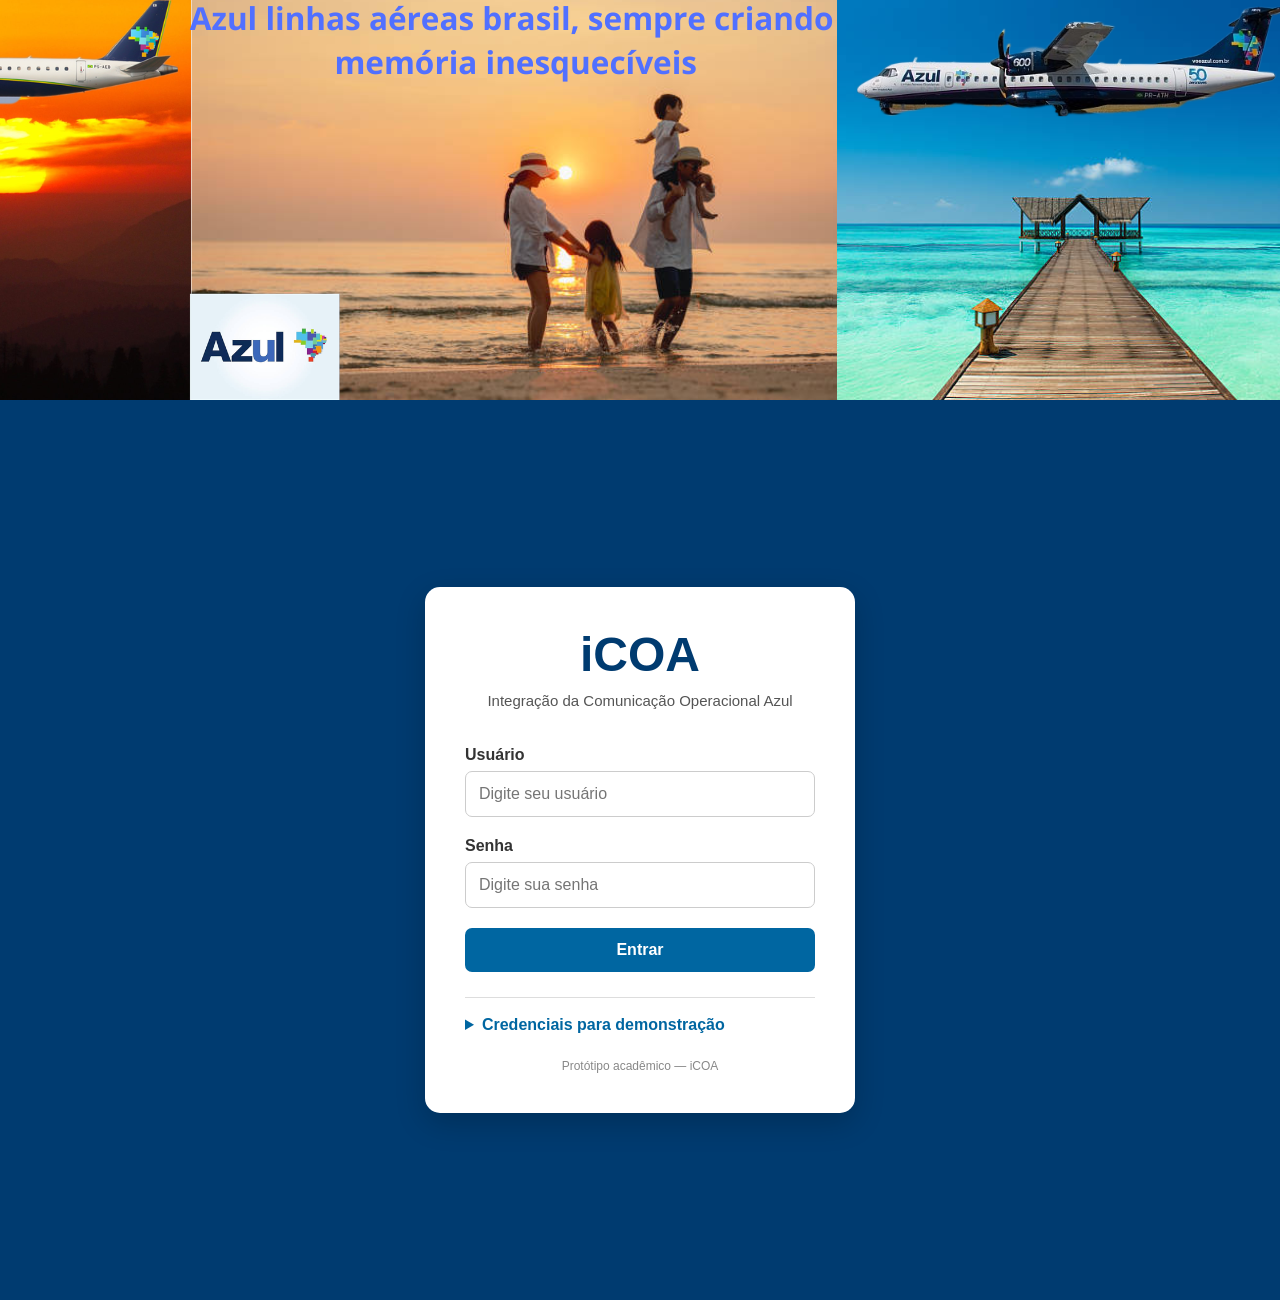
<file: index.html>
<!DOCTYPE html>

<html lang="pt-BR">

<head>
    <meta charset="UTF-8">
    <meta name="viewport" content="width=device-width, initial-scale=1.0">


<title>iCOA — Login</title>

<link rel="stylesheet" href="style.css">


</head>

<body>



<div class="search-box"></div>



<main class="tela-login">

    <section class="caixa-login">

        <div class="logo">
            <h1>iCOA</h1>
            <p>Integração da Comunicação Operacional Azul</p>
        </div>

        <form>

            <div class="campo">
                <label for="usuario">Usuário</label>
                <input 
                    type="text" 
                    id="usuario" 
                    placeholder="Digite seu usuário"
                >
            </div>

            <div class="campo">
                <label for="senha">Senha</label>
                <input 
                    type="password" 
                    id="senha" 
                    placeholder="Digite sua senha"
                >
            </div>

            <button type="submit">Entrar</button>

        </form>

        <details class="credenciais">

            <summary>Credenciais para demonstração</summary>

            <div class="lista-credenciais">

                <p><strong>CCO</strong><br>
                Usuário: cco<br>
                Senha: 1234</p>

                <p><strong>Manutenção</strong><br>
                Usuário: manutencao<br>
                Senha: 1234</p>

                <p><strong>Handling</strong><br>
                Usuário: handling<br>
                Senha: 1234</p>

                <p><strong>Comercial</strong><br>
                Usuário: comercial<br>
                Senha: 1234</p>

                <p><strong>Atendimento</strong><br>
                Usuário: atendimento<br>
                Senha: 1234</p>

            </div>

        </details>

        <p class="rodape">
            Protótipo acadêmico — iCOA
        </p>

    </section>

</main>
<script src="script.js"></script>

</body>

</html>
</file>
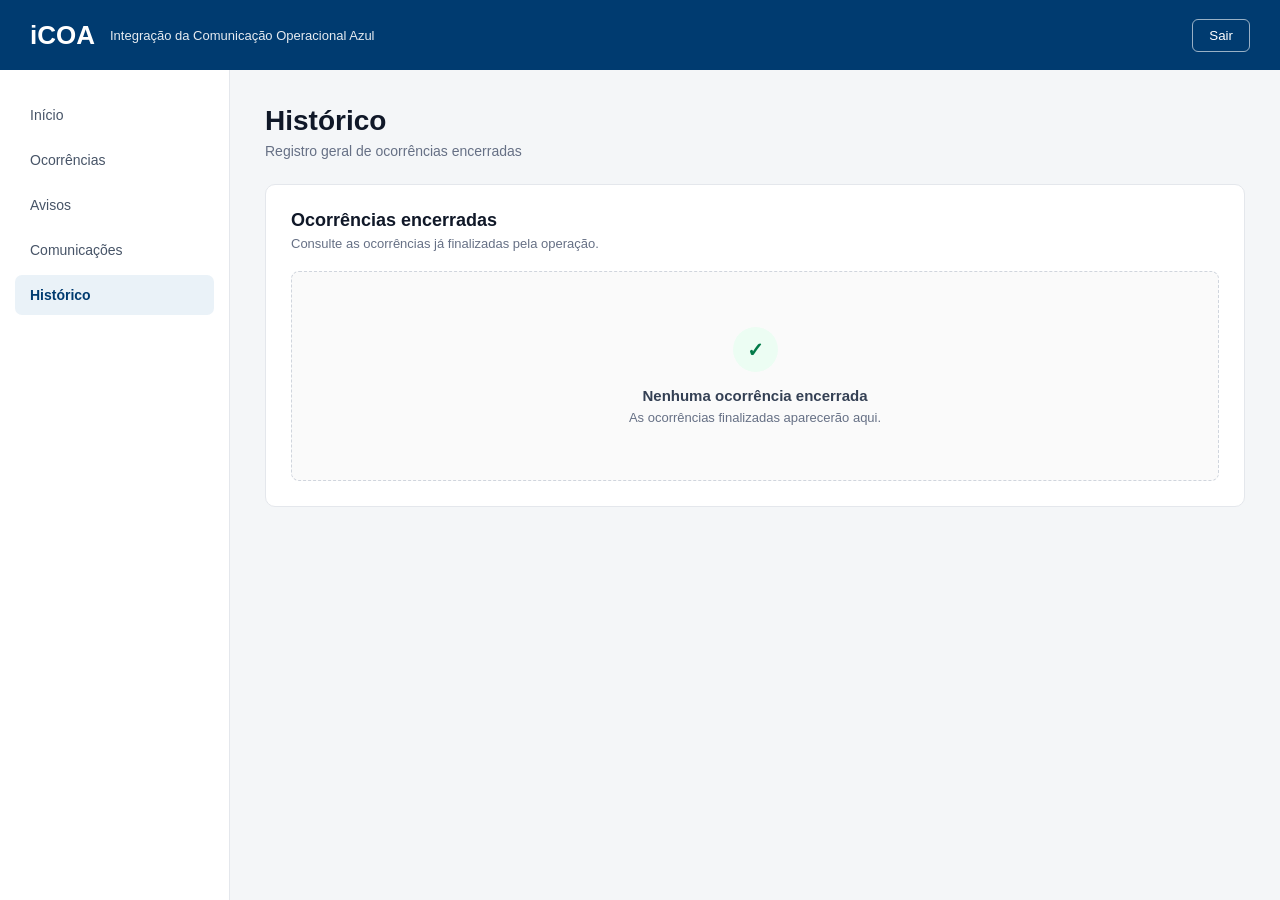
<file: historico.html>
<!DOCTYPE html>
<html lang="pt-BR">

<head>
    <meta charset="UTF-8">
    <meta name="viewport" content="width=device-width, initial-scale=1.0">

    <title>iCOA — Histórico</title>

    <link rel="stylesheet" href="historico.css">
</head>

<body>

    <!-- ================================
         TOPO
    ================================= -->

    <header class="topo">

        <div class="logo">

            <strong>iCOA</strong>

            <span>
                Integração da Comunicação Operacional Azul
            </span>

        </div>

        <button class="botao-sair" type="button">
            Sair
        </button>

    </header>


    <!-- ================================
         ESTRUTURA PRINCIPAL
    ================================= -->

    <div class="estrutura">


        <!-- ================================
             MENU LATERAL
        ================================= -->

        <aside class="menu">

            <nav>

                <a href="" class="inicio">
                    Início
                </a>

                <a href="#">
                    Ocorrências
                </a>

                <a href="#">
                    Avisos
                </a>

                <a href="#">
                    Comunicações
                </a>

                <a href="historico.html" class="ativo">
                    Histórico
                </a>

            </nav>

        </aside>


        <!-- ================================
             CONTEÚDO
        ================================= -->

        <main class="conteudo">


            <!-- ================================
                 CABEÇALHO
            ================================= -->

            <div class="cabecalho-pagina">

                <div>

                    <h1>
                        Histórico
                    </h1>

                    <p>
                        Registro geral de ocorrências encerradas
                    </p>

                </div>

            </div>


            <!-- ================================
                 SEÇÃO DO HISTÓRICO
            ================================= -->

            <section class="secao">


                <!-- ================================
                     TÍTULO DA SEÇÃO
                ================================= -->

                <div class="titulo-secao">

                    <div>

                        <h2>
                            Ocorrências encerradas
                        </h2>

                        <p>
                            Consulte as ocorrências já finalizadas pela operação.
                        </p>

                    </div>

                </div>


                <!-- ================================
                     LISTA
                ================================= -->

                <div
                    class="lista-historico"
                    id="listaHistorico"
                >

                    <!--
                        As ocorrências encerradas
                        serão adicionadas aqui pelo JavaScript
                    -->

                    <div
                        class="sem-historico"
                        id="semHistorico"
                    >

                        <div class="icone-historico">
                            ✓
                        </div>

                        <h3>
                            Nenhuma ocorrência encerrada
                        </h3>

                        <p>
                            As ocorrências finalizadas aparecerão aqui.
                        </p>

                    </div>

                </div>

            </section>

        </main>

    </div>


    <script src="historico.js"></script>

</body>

</html>
</file>
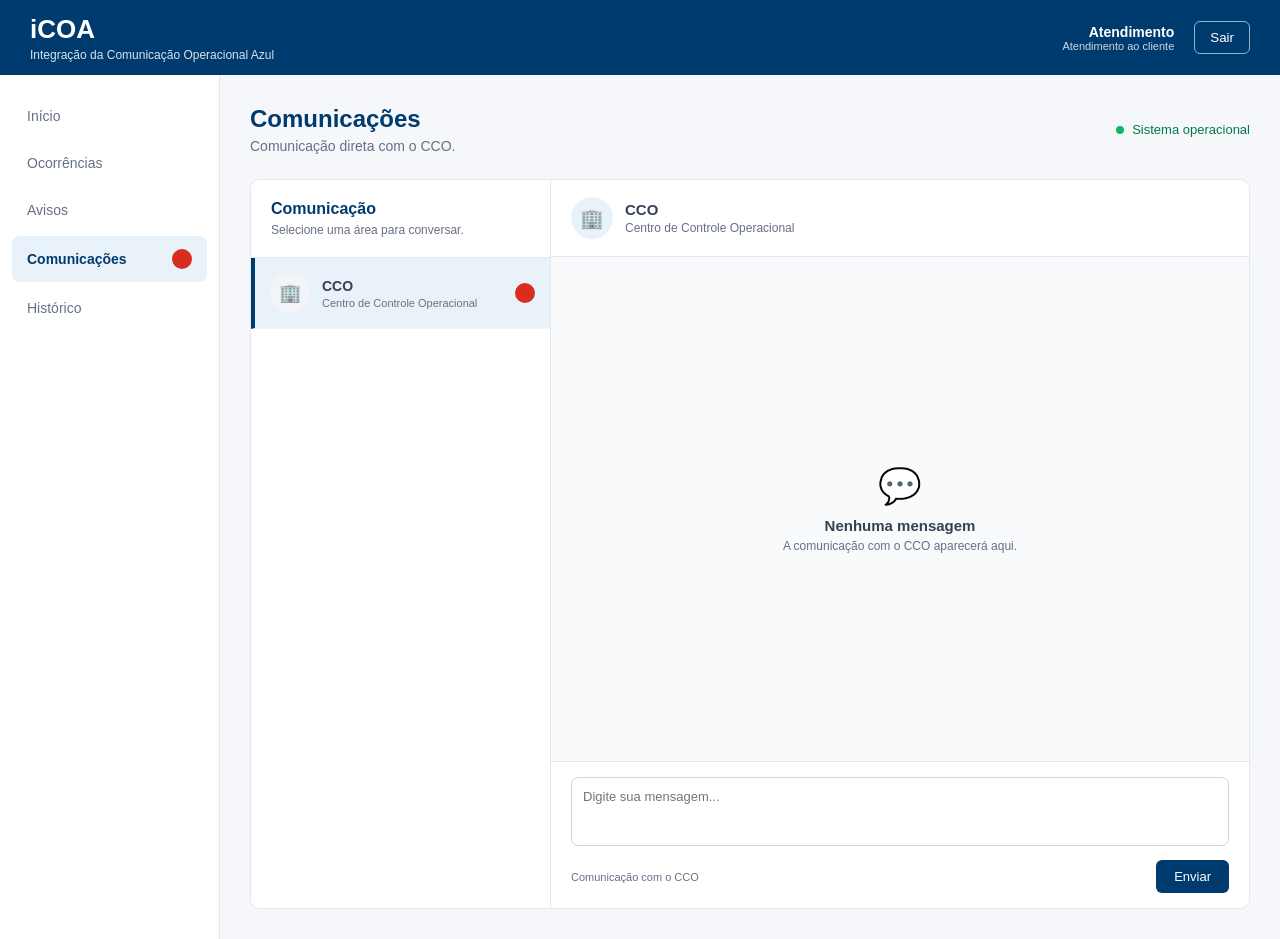
<file: atendimento/atendimento-comunicacoes.html>
<!DOCTYPE html>
<html lang="pt-BR">

<head>
    <meta charset="UTF-8">
    <meta name="viewport" content="width=device-width, initial-scale=1.0">

    <title>iCOA — Comunicações Atendimento</title>

    <link rel="stylesheet" href="atendimento-comunicacoes.css">
</head>

<body>

    <header class="topo">

        <div class="logo">
            <h1>iCOA</h1>
            <span>Integração da Comunicação Operacional Azul</span>
        </div>

        <div class="usuario">

            <div class="informacoes-usuario">
                <strong>Atendimento</strong>
                <span>Atendimento ao cliente</span>
            </div>

         <a href="../index.html">   <button class="botao-sair" type="button">
                Sair
            </button>  </a>

        </div>

    </header>


    <div class="estrutura">

        <aside class="menu">

            <nav>

                <a href="atendimento.html">
                    
                    <span>Início</span>
                </a>

                <a href="#">
                    
                    <span>Ocorrências</span>
                </a>

                <a href="#">
                    
                    <span>Avisos</span>
                </a>

                <a href="atendimento-comunicacoes.html" class="menu-ativo">
                    
                    <span>Comunicações</span>

                    <span class="badge-menu" id="badgeMenu"></span>
                </a>

                <a href="../historico.html">
                    
                    <span>Histórico</span>
                </a>

            </nav>

        </aside>


        <main class="conteudo">

            <div class="titulo-pagina">

                <div>

                    <h2>Comunicações</h2>

                    <p>
                        Comunicação direta com o CCO.
                    </p>

                </div>

                <div class="status-sistema">

                    <span class="bolinha"></span>

                    Sistema operacional

                </div>

            </div>


            <section class="area-comunicacao">


                <aside class="lista-areas">

                    <div class="cabecalho-lista">

                        <h3>Comunicação</h3>

                        <p>
                            Selecione uma área para conversar.
                        </p>

                    </div>


                    <button
                        type="button"
                        class="area-comunicacao-item selecionada"
                        data-area="CCO">

                        <span class="icone-area">
                            🏢
                        </span>

                        <span class="informacoes-area">

                            <strong>CCO</strong>

                            <small>
                                Centro de Controle Operacional
                            </small>

                        </span>

                        <span
                            class="badge-mensagens"
                            id="badgeCCO">
                        </span>

                    </button>

                </aside>


                <div class="conversa">


                    <header class="cabecalho-conversa">

                        <div class="informacoes-conversa">

                            <div class="icone-conversa">
                                🏢
                            </div>

                            <div>

                                <h3 id="nomeArea">
                                    CCO
                                </h3>

                                <p id="descricaoArea">
                                    Centro de Controle Operacional
                                </p>

                            </div>

                        </div>

                    </header>


                    <div
                        class="lista-mensagens"
                        id="listaMensagens">

                        <div class="conversa-vazia">

                            <div class="icone-vazio">
                                💬
                            </div>

                            <h4>
                                Nenhuma mensagem
                            </h4>

                            <p>
                                A comunicação com o CCO aparecerá aqui.
                            </p>

                        </div>

                    </div>


                    <form
                        class="campo-mensagem"
                        id="formMensagem">

                        <textarea
                            id="mensagem"
                            placeholder="Digite sua mensagem..."
                            rows="3"></textarea>


                        <div class="rodape-mensagem">

                            <span id="informacaoMensagem">
                                Comunicação com o CCO
                            </span>

                            <button
                                type="submit"
                                class="botao-enviar"
                                id="botaoEnviar">

                                Enviar

                            </button>

                        </div>

                    </form>

                </div>

            </section>

        </main>

    </div>


    <script src="atendimento-comunicacoes.js"></script>

</body>

</html>
</file>
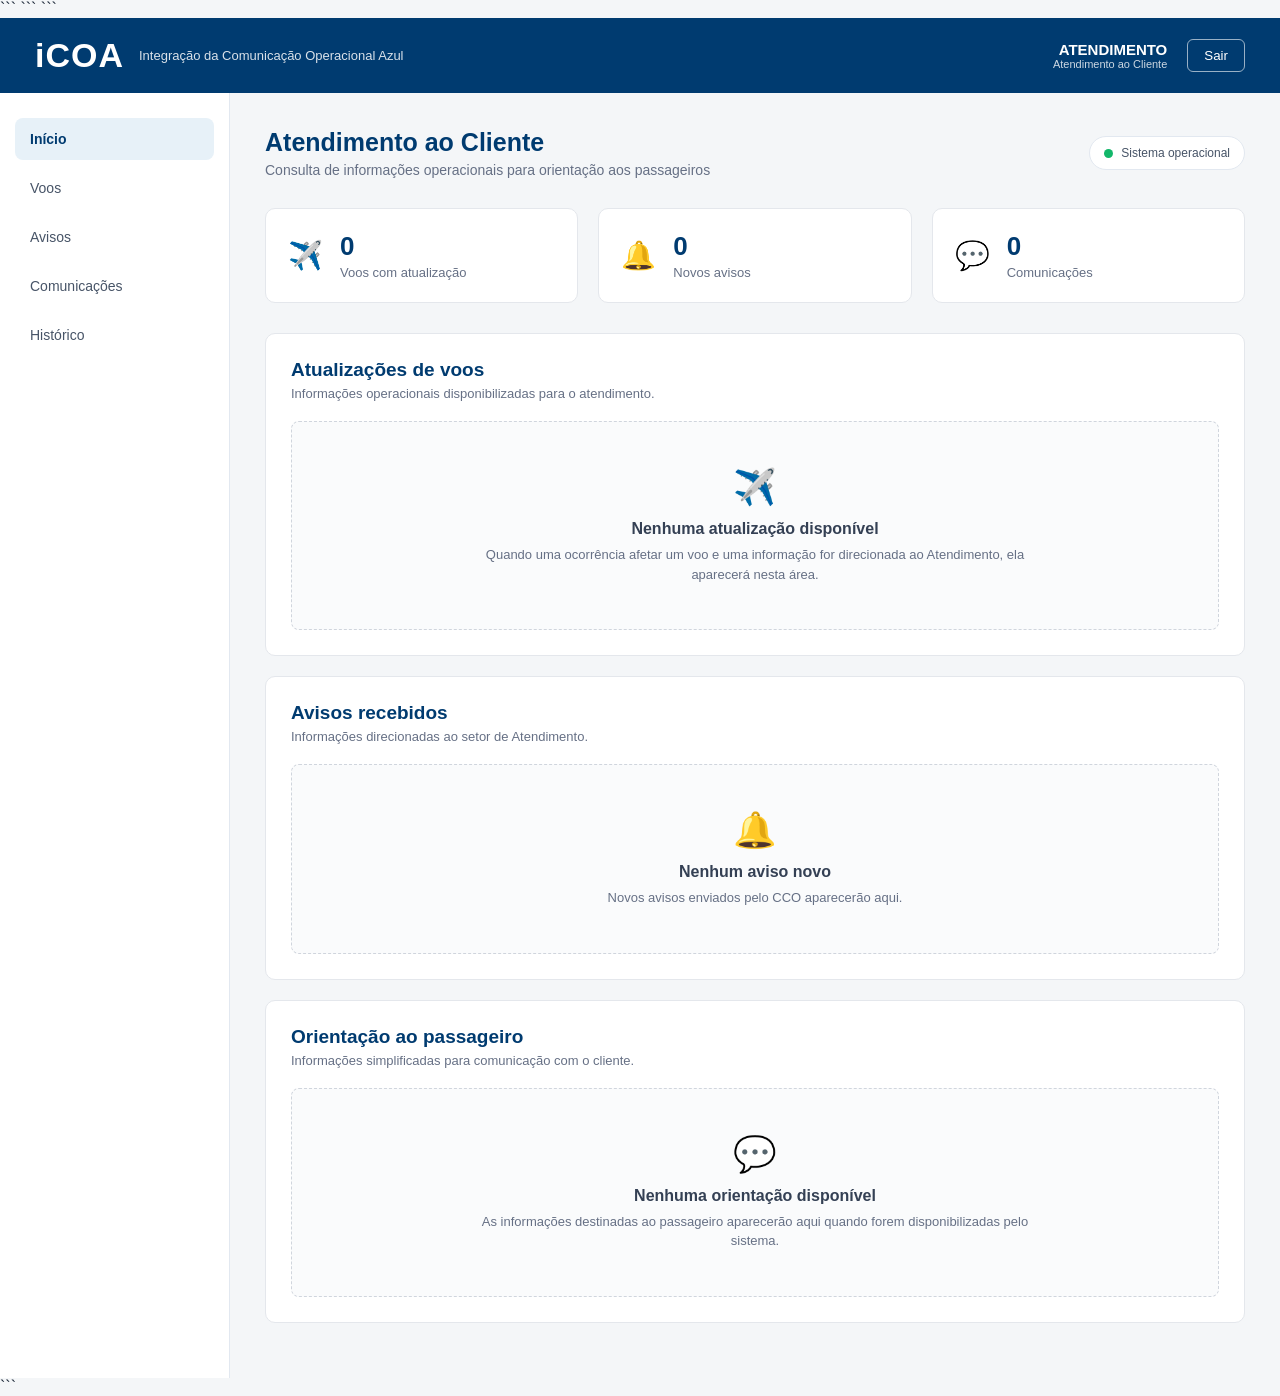
<file: atendimento/atendimento.html>
<!DOCTYPE html>

<html lang="pt-BR">

<head>

```
<meta charset="UTF-8">
<meta name="viewport" content="width=device-width, initial-scale=1.0">

<title>iCOA — Atendimento</title>

<link rel="stylesheet" href="atendimento.css">
```

</head>

<body>

```
<!-- BARRA SUPERIOR -->

<header class="topo">

    <div class="logo">

        <h1>iCOA</h1>

        <span>Integração da Comunicação Operacional Azul</span>

    </div>


    <div class="usuario">

        <div class="informacoes-usuario">

            <strong>ATENDIMENTO</strong>

            <span>Atendimento ao Cliente</span>

        </div>

     <a href="../index.html">  <button class="botao-sair">Sair</button> </a> 

    </div>

</header>


<!-- ESTRUTURA PRINCIPAL -->

<div class="estrutura">


    <!-- MENU LATERAL -->

    <aside class="menu">

        <nav>

            <a href="#" class="menu-ativo">
                
                <span>Início</span>
            </a>

            <a href="#">
                
                <span>Voos</span>
            </a>

            <a href="#">
                
                <span>Avisos</span>
            </a>

            <a href="atendimento-comunicacoes.html">
                
                <span>Comunicações</span>
            </a>

            <a href="../historico.html">
                
                <span>Histórico</span>
            </a>

        </nav>

    </aside>


    <!-- CONTEÚDO -->

    <main class="conteudo">

        <div class="titulo-pagina">

            <div>

                <h2>Atendimento ao Cliente</h2>

                <p>
                    Consulta de informações operacionais para orientação aos passageiros
                </p>

            </div>


            <div class="status-sistema">

                <span class="bolinha"></span>

                Sistema operacional

            </div>

        </div>


        <!-- CARDS -->

        <section class="resumo">

            <div class="card-resumo">

                <span class="icone">✈️</span>

                <div>

                    <span class="numero">0</span>

                    <p>Voos com atualização</p>

                </div>

            </div>


            <div class="card-resumo">

                <span class="icone">🔔</span>

                <div>

                    <span class="numero">0</span>

                    <p>Novos avisos</p>

                </div>

            </div>


            <div class="card-resumo">

                <span class="icone">💬</span>

                <div>

                    <span class="numero">0</span>

                    <p>Comunicações</p>

                </div>

            </div>

        </section>


        <!-- ATUALIZAÇÕES DE VOOS -->

        <section class="secao">

            <div class="cabecalho-secao">

                <div>

                    <h3>Atualizações de voos</h3>

                    <p>
                        Informações operacionais disponibilizadas para o atendimento.
                    </p>

                </div>

            </div>


      <div class="lista-ocorrencias" id="listaOcorrencias">

    <div class="sem-ocorrencias" id="semOcorrencias">

        <div class="icone-vazio">
            ✈️
        </div>

        <h4>Nenhuma atualização disponível</h4>

        <p>
            Quando uma ocorrência afetar um voo e uma informação
            for direcionada ao Atendimento, ela aparecerá nesta área.
        </p>

    </div>

</div>

        </section>


        <!-- AVISOS -->

        <section class="secao">

            <div class="cabecalho-secao">

                <div>

                    <h3>Avisos recebidos</h3>

                    <p>
                        Informações direcionadas ao setor de Atendimento.
                    </p>

                </div>

            </div>


            <div class="sem-ocorrencias">

                <div class="icone-vazio">
                    🔔
                </div>

                <h4>Nenhum aviso novo</h4>

                <p>
                    Novos avisos enviados pelo CCO aparecerão aqui.
                </p>

            </div>

        </section>


        <!-- ORIENTAÇÃO AO PASSAGEIRO -->

        <section class="secao">

            <div class="cabecalho-secao">

                <div>

                    <h3>Orientação ao passageiro</h3>

                    <p>
                        Informações simplificadas para comunicação com o cliente.
                    </p>

                </div>

            </div>


            <div class="sem-ocorrencias">

                <div class="icone-vazio">
                    💬
                </div>

                <h4>Nenhuma orientação disponível</h4>

                <p>
                    As informações destinadas ao passageiro aparecerão
                    aqui quando forem disponibilizadas pelo sistema.
                </p>

            </div>

        </section>

    </main>

</div>


<script src="atendimento.js"></script>
```

</body>

</html>
</file>
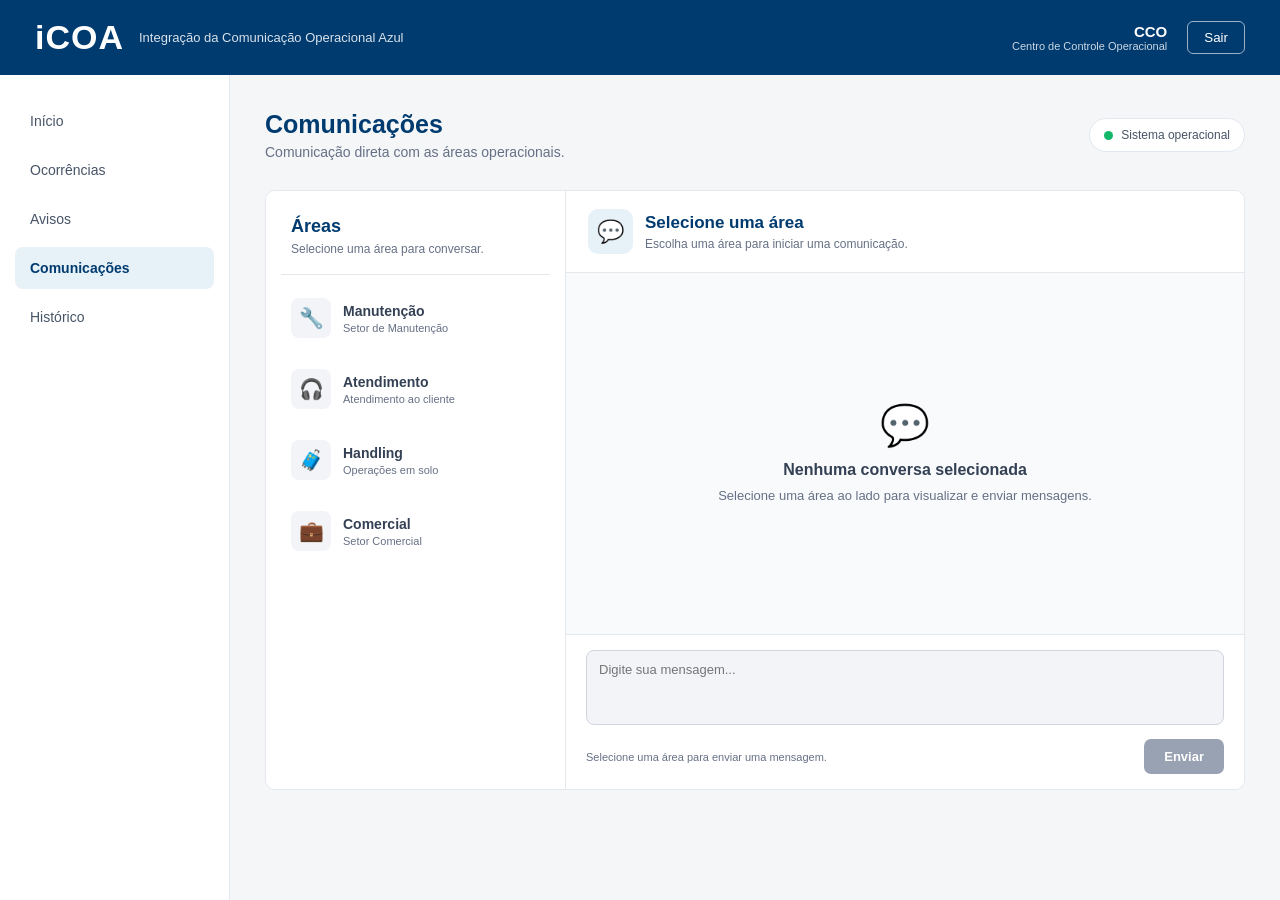
<file: CCO/CCO-comunicacoes.html>
<!DOCTYPE html>

<html lang="pt-BR">

<head>

    <meta charset="UTF-8">

    <meta
        name="viewport"
        content="width=device-width, initial-scale=1.0"
    >

    <title>iCOA — Comunicações CCO</title>

    <link rel="stylesheet" href="CCO-comunicacoes.css">


</head>


<body>



    <!-- ================================
         BARRA SUPERIOR
    ================================= -->

    <header class="topo">

        <div class="logo">

            <h1>iCOA</h1>

            <span>
                Integração da Comunicação Operacional Azul
            </span>

        </div>


        <div class="usuario">

            <div class="informacoes-usuario">

                <strong>
                    CCO
                </strong>

                <span>
                    Centro de Controle Operacional
                </span>

            </div>


           <a href="../index.html"> <button
                class="botao-sair"
                type="button"
            >
                Sair
            </button> </a>

        </div>

    </header>



    <!-- ================================
         ESTRUTURA PRINCIPAL
    ================================= -->

    <div class="estrutura">


        <!-- ================================
             MENU LATERAL
        ================================= -->

        <aside class="menu">

            <nav>


                <!-- INÍCIO -->

                <a href="CCO.html">

                   

                    <span>
                        Início
                    </span>

                </a>


                <!-- OCORRÊNCIAS -->

                <a href="#">

                    

                    <span>
                        Ocorrências
                    </span>

                </a>


                <!-- AVISOS -->

                <a href="#">

                    
                    <span>
                        Avisos
                    </span>

                </a>


                <!-- COMUNICAÇÕES -->

                <a
                    href="CCO-comunicacoes.html"
                    class="menu-ativo"
                >

                    

                    <span>
                        Comunicações
                    </span>

                </a>


                <!-- HISTÓRICO -->

                <a href="../historico.html">

                    

                    <span>
                        Histórico
                    </span>

                </a>


            </nav>

        </aside>



        <!-- ================================
             CONTEÚDO
        ================================= -->

        <main class="conteudo">


            <!-- ================================
                 TÍTULO DA PÁGINA
            ================================= -->

            <div class="titulo-pagina">

                <div>

                    <h2>
                        Comunicações
                    </h2>

                    <p>
                        Comunicação direta com as áreas operacionais.
                    </p>

                </div>


                <div class="status-sistema">

                    <span class="bolinha"></span>

                    Sistema operacional

                </div>

            </div>



            <!-- ================================
                 ÁREA DE COMUNICAÇÃO
            ================================= -->

            <section class="area-comunicacao">


                <!-- ================================
                     LISTA DE ÁREAS
                ================================= -->

                <aside class="lista-areas">


                    <div class="cabecalho-lista">

                        <h3>
                            Áreas
                        </h3>

                        <p>
                            Selecione uma área para conversar.
                        </p>

                    </div>



                    <!-- MANUTENÇÃO -->

                    <button
                        type="button"
                        class="area-comunicacao-item"
                        data-area="Manutenção"
                    >

                        <span class="icone-area">
                            🔧
                        </span>


                        <span class="informacoes-area">

                            <strong>
                                Manutenção
                            </strong>

                            <small>
                                Setor de Manutenção
                            </small>

                        </span>


                        <span
                            class="badge-mensagens"
                            id="badgeManutencao"
                        ></span>

                    </button>



                    <!-- ATENDIMENTO -->

                    <button
                        type="button"
                        class="area-comunicacao-item"
                        data-area="Atendimento"
                    >

                        <span class="icone-area">
                            🎧
                        </span>


                        <span class="informacoes-area">

                            <strong>
                                Atendimento
                            </strong>

                            <small>
                                Atendimento ao cliente
                            </small>

                        </span>


                        <span
                            class="badge-mensagens"
                            id="badgeAtendimento"
                        ></span>

                    </button>



                    <!-- HANDLING -->

                    <button
                        type="button"
                        class="area-comunicacao-item"
                        data-area="Handling"
                    >

                        <span class="icone-area">
                            🧳
                        </span>


                        <span class="informacoes-area">

                            <strong>
                                Handling
                            </strong>

                            <small>
                                Operações em solo
                            </small>

                        </span>


                        <span
                            class="badge-mensagens"
                            id="badgeHandling"
                        ></span>

                    </button>



                    <!-- COMERCIAL -->

                    <button
                        type="button"
                        class="area-comunicacao-item"
                        data-area="Comercial"
                    >

                        <span class="icone-area">
                            💼
                        </span>


                        <span class="informacoes-area">

                            <strong>
                                Comercial
                            </strong>

                            <small>
                                Setor Comercial
                            </small>

                        </span>


                        <span
                            class="badge-mensagens"
                            id="badgeComercial"
                        ></span>

                    </button>


                </aside>



                <!-- ================================
                     ÁREA DA CONVERSA
                ================================= -->

                <div class="conversa">


                    <!-- CABEÇALHO DA CONVERSA -->

                    <header class="cabecalho-conversa">

                        <div class="informacoes-conversa">

                            <div
                                class="icone-conversa"
                                id="iconeConversa"
                            >
                                💬
                            </div>


                            <div>

                                <h3 id="nomeArea">
                                    Selecione uma área
                                </h3>

                                <p id="descricaoArea">
                                    Escolha uma área para iniciar uma comunicação.
                                </p>

                            </div>

                        </div>

                    </header>



                    <!-- ================================
                         MENSAGENS
                    ================================= -->

                    <div
                        class="lista-mensagens"
                        id="listaMensagens"
                    >


                        <!-- ESTADO INICIAL -->

                        <div
                            class="conversa-vazia"
                            id="conversaVazia"
                        >

                            <div class="icone-vazio">
                                💬
                            </div>


                            <h4>
                                Nenhuma conversa selecionada
                            </h4>


                            <p>
                                Selecione uma área ao lado
                                para visualizar e enviar mensagens.
                            </p>

                        </div>

                    </div>



                    <!-- ================================
                         CAMPO DE MENSAGEM
                    ================================= -->

                    <form
                        class="campo-mensagem"
                        id="formMensagem"
                    >


                        <textarea
                            id="mensagem"
                            placeholder="Digite sua mensagem..."
                            rows="3"
                            disabled
                        ></textarea>


                        <div class="rodape-mensagem">

                            <span id="informacaoMensagem">
                                Selecione uma área para enviar uma mensagem.
                            </span>


                            <button
                                type="submit"
                                class="botao-enviar"
                                id="botaoEnviar"
                                disabled
                            >
                                Enviar
                            </button>

                        </div>

                    </form>


                </div>

            </section>

        </main>

    </div>



    <!-- ================================
         JAVASCRIPT
    ================================= -->

    <script src="CCO-comunicacoes.js"></script>


</body>

</html>
</file>
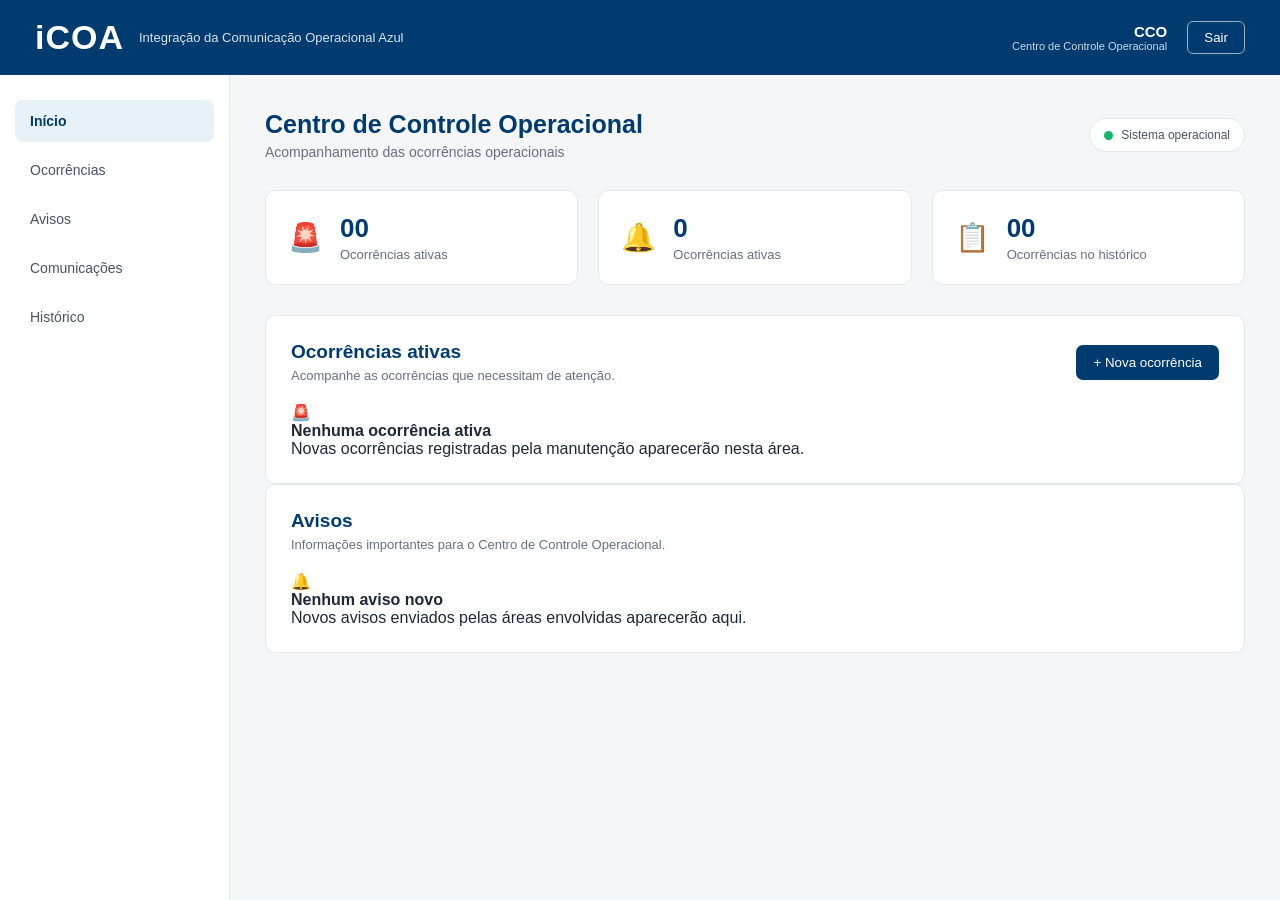
<file: CCO/CCO.html>
<!DOCTYPE html>

<html lang="pt-BR">

<head>

<meta charset="UTF-8">
<meta name="viewport" content="width=device-width, initial-scale=1.0">

<title>iCOA — CCO</title>

<link rel="stylesheet" href="CCO.css">

</head>

<body>

<!-- BARRA SUPERIOR -->

<header class="topo">

    <div class="logo">
        <h1>iCOA</h1>
        <span>Integração da Comunicação Operacional Azul</span>
    </div>

    <div class="usuario">

        <div class="informacoes-usuario">
            <strong>CCO</strong>
            <span>Centro de Controle Operacional</span>
        </div>

       <a href="../index.html"><button class="botao-sair" >Sair</button></a> 

    </div>

</header>


<!-- ESTRUTURA PRINCIPAL -->

<div class="estrutura">


    <!-- MENU LATERAL -->

    <aside class="menu">

        <nav>

            <a href="#" class="menu-ativo">
                
                <span>Início</span>
            </a>

            <a href="#">
                
                <span>Ocorrências</span>
            </a>

            <a href="#">
                
                <span>Avisos</span>
            </a>

            <a href="CCO-comunicacoes.html">
                
                <span>Comunicações</span>
            </a>

            <a href="../historico.html">
              
                <span>Histórico</span>
            </a>

        </nav>

    </aside>


    <!-- CONTEÚDO -->

    <main class="conteudo">

        <div class="titulo-pagina">

            <div>
                <h2>Centro de Controle Operacional</h2>
                <p>Acompanhamento das ocorrências operacionais</p>
            </div>

            <div class="status-sistema">
                <span class="bolinha"></span>
                Sistema operacional
            </div>

        </div>


        <!-- CARDS DE RESUMO -->

        <section class="resumo">

            <div class="card-resumo">

                <span class="icone">🚨</span>

                <div>
                    <span class="numero">00</span>
                    <p>Ocorrências ativas</p>
                </div>

            </div>


            <div class="card-resumo">

                <span class="icone">🔔</span>

                <div>
                   <span class="numero" id="contadorOcorrencias"> 00 </span>
                    <p>Ocorrências ativas</p>
                </div>

            </div>


            <div class="card-resumo">

                <span class="icone">📋</span>

                <div>
                    <span class="numero">00</span>
                    <p>Ocorrências no histórico</p>
                </div>

            </div>

        </section>


        <!-- OCORRÊNCIAS -->

        <section class="secao">

            <div class="cabecalho-secao">

                <div>
                    <h3>Ocorrências ativas</h3>
                    <p>Acompanhe as ocorrências que necessitam de atenção.</p>
                </div>

                <button class="botao-principal">
                    + Nova ocorrência
                </button>

            </div>


            <div class="lista-ocorrencias" id="listaOcorrencias">

                <!-- MENSAGEM QUANDO NÃO EXISTEM OCORRÊNCIAS -->

                <div class="sem-ocorrencias" id="semOcorrencias">

                    <div class="icone-vazio">
                        🚨
                    </div>

                    <h4>
                        Nenhuma ocorrência ativa
                    </h4>

                    <p>
                        Novas ocorrências registradas pela manutenção
                        aparecerão nesta área.
                    </p>

                </div>

            </div>

        </section>


        <!-- AVISOS -->

        <section class="secao">

            <div class="cabecalho-secao">

                <div>

                    <h3>
                        Avisos
                    </h3>

                    <p>
                        Informações importantes para o Centro de Controle Operacional.
                    </p>

                </div>

            </div>

            <div class="sem-ocorrencias">

                <div class="icone-vazio">
                    🔔
                </div>

                <h4>
                    Nenhum aviso novo
                </h4>

                <p>
                    Novos avisos enviados pelas áreas envolvidas
                    aparecerão aqui.
                </p>

            </div>

        </section>

    </main>

</div>


<!-- JAVASCRIPT -->

<script src="CCO.js"></script>

</body>

</html>
</file>
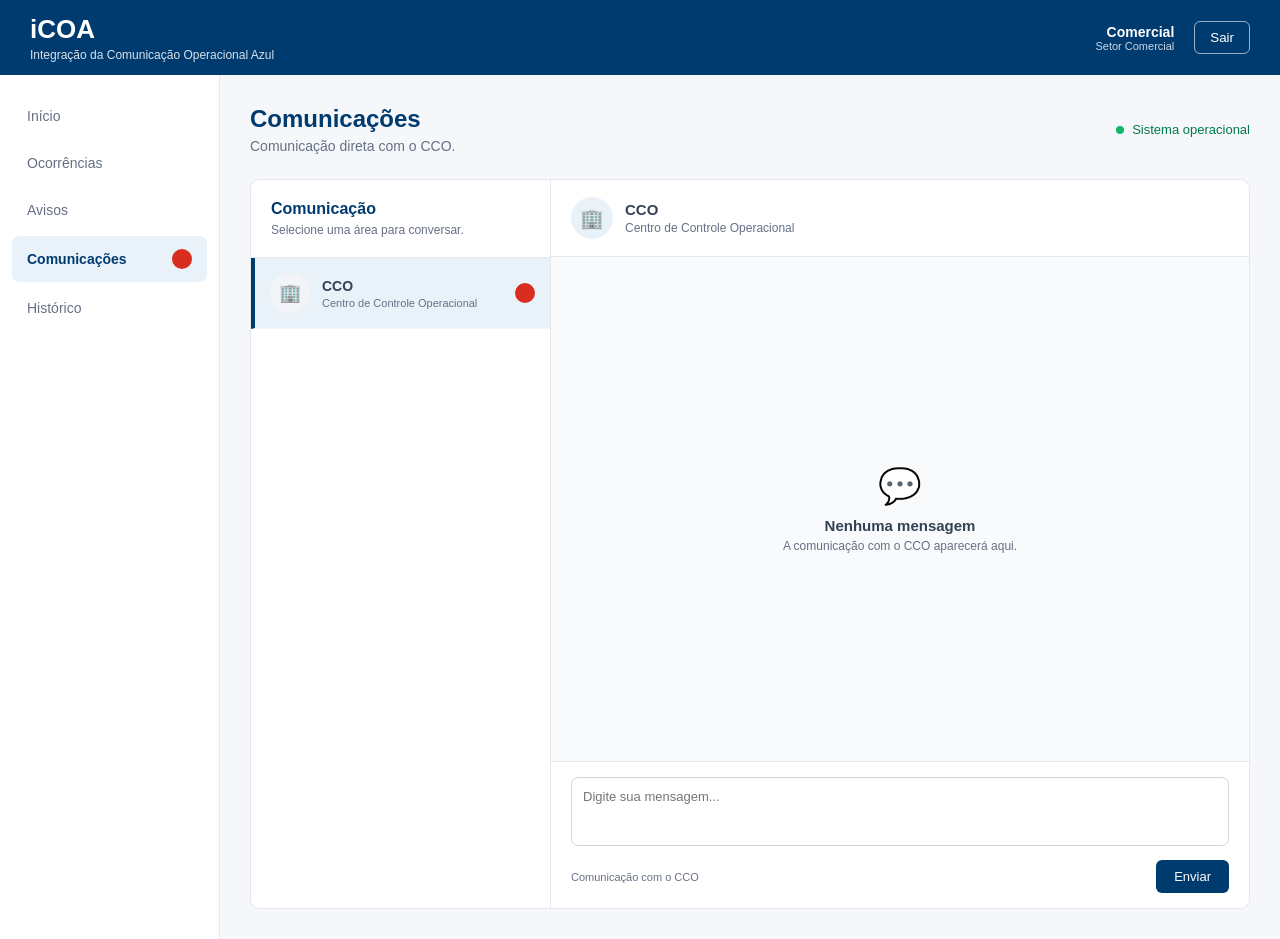
<file: comercial/comercial-comunicacoes.html>
<!DOCTYPE html>
<html lang="pt-BR">

<head>
    <meta charset="UTF-8">
    <meta name="viewport" content="width=device-width, initial-scale=1.0">

    <title>iCOA — Comunicações Comercial</title>

    <link rel="stylesheet" href="comercial-comunicacoes.css">
</head>

<body>

    <header class="topo">

        <div class="logo">
            <h1>iCOA</h1>
            <span>Integração da Comunicação Operacional Azul</span>
        </div>

        <div class="usuario">

            <div class="informacoes-usuario">
                <strong>Comercial</strong>
                <span>Setor Comercial</span>
            </div>

         <a href="../index.html">   <button class="botao-sair" type="button">
                Sair
            </button>   </a>

        </div>

    </header>


    <div class="estrutura">

        <aside class="menu">

            <nav>

                <a href="comercial.html">
                    
                    <span>Início</span>
                </a>

                <a href="#">
                   
                    <span>Ocorrências</span>
                </a>

                <a href="#">
                    
                    <span>Avisos</span>
                </a>

                <a href="comercial-comunicacoes.html" class="menu-ativo">
                    
                    <span>Comunicações</span>

                    <span class="badge-menu" id="badgeMenu"></span>
                </a>

                <a href="../historico.html">
                    
                    <span>Histórico</span>
                </a>

            </nav>

        </aside>


        <main class="conteudo">

            <div class="titulo-pagina">

                <div>

                    <h2>Comunicações</h2>

                    <p>
                        Comunicação direta com o CCO.
                    </p>

                </div>


                <div class="status-sistema">

                    <span class="bolinha"></span>

                    Sistema operacional

                </div>

            </div>


            <section class="area-comunicacao">


                <aside class="lista-areas">

                    <div class="cabecalho-lista">

                        <h3>Comunicação</h3>

                        <p>
                            Selecione uma área para conversar.
                        </p>

                    </div>


                    <button
                        type="button"
                        class="area-comunicacao-item selecionada"
                        data-area="CCO">

                        <span class="icone-area">
                            🏢
                        </span>

                        <span class="informacoes-area">

                            <strong>CCO</strong>

                            <small>
                                Centro de Controle Operacional
                            </small>

                        </span>

                        <span
                            class="badge-mensagens"
                            id="badgeCCO">
                        </span>

                    </button>

                </aside>


                <div class="conversa">


                    <header class="cabecalho-conversa">

                        <div class="informacoes-conversa">

                            <div
                                class="icone-conversa"
                                id="iconeConversa">
                                🏢
                            </div>

                            <div>

                                <h3 id="nomeArea">
                                    CCO
                                </h3>

                                <p id="descricaoArea">
                                    Centro de Controle Operacional
                                </p>

                            </div>

                        </div>

                    </header>


                    <div
                        class="lista-mensagens"
                        id="listaMensagens">

                        <div
                            class="conversa-vazia"
                            id="conversaVazia">

                            <div class="icone-vazio">
                                💬
                            </div>

                            <h4>
                                Nenhuma mensagem
                            </h4>

                            <p>
                                A comunicação com o CCO aparecerá aqui.
                            </p>

                        </div>

                    </div>


                    <form
                        class="campo-mensagem"
                        id="formMensagem">

                        <textarea
                            id="mensagem"
                            placeholder="Digite sua mensagem..."
                            rows="3"></textarea>


                        <div class="rodape-mensagem">

                            <span id="informacaoMensagem">
                                Comunicação com o CCO
                            </span>

                            <button
                                type="submit"
                                class="botao-enviar"
                                id="botaoEnviar">

                                Enviar

                            </button>

                        </div>

                    </form>

                </div>

            </section>

        </main>

    </div>


    <script src="comercial-comunicacoes.js"></script>

</body>

</html>
</file>
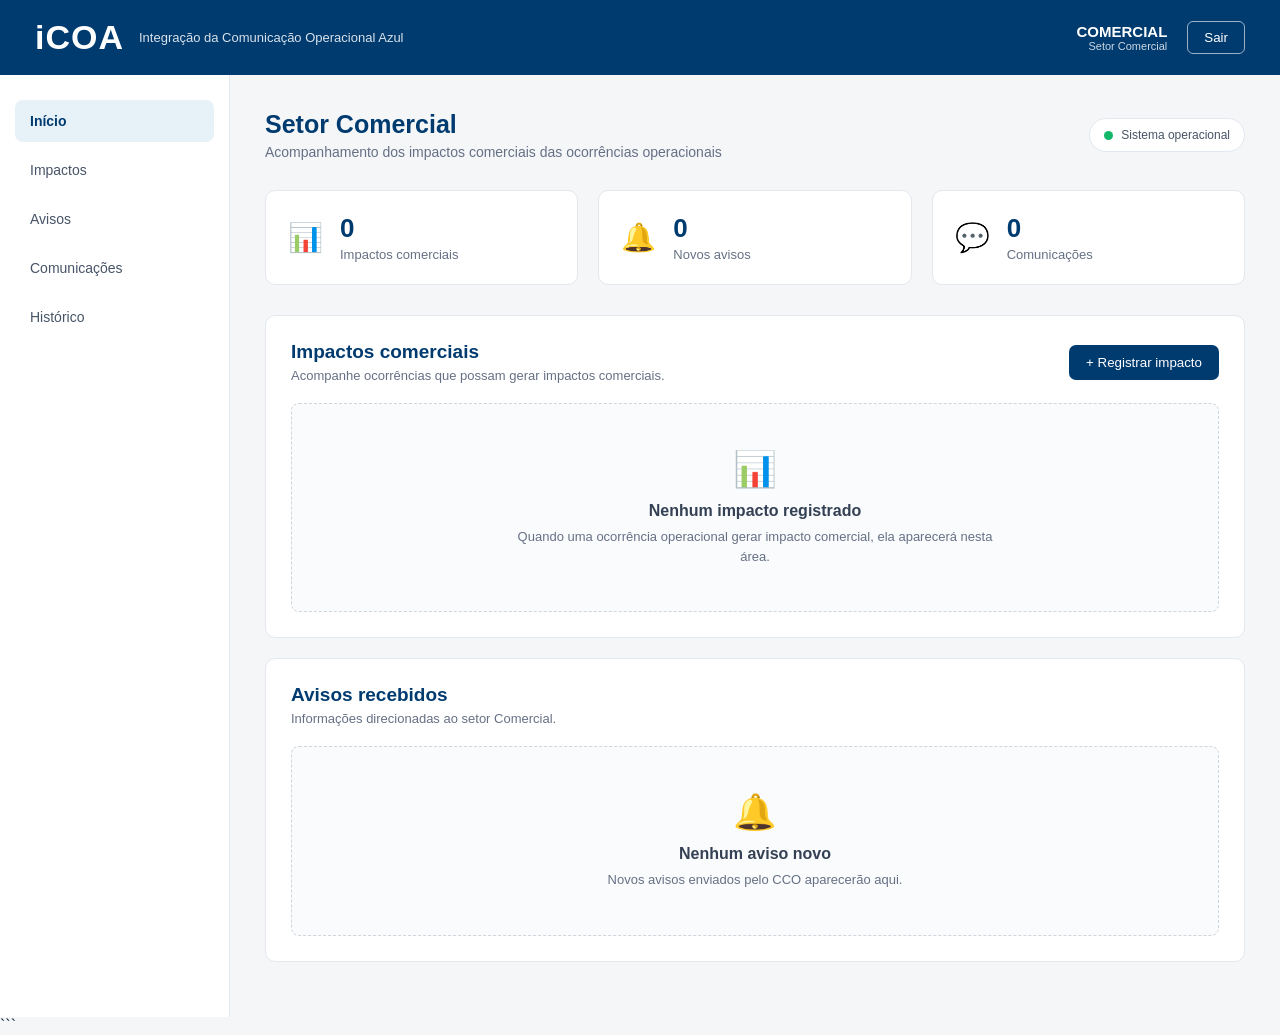
<file: comercial/comercial.html>
<!DOCTYPE html>

<html lang="pt-BR">

<head>


<meta charset="UTF-8">
<meta name="viewport" content="width=device-width, initial-scale=1.0">

<title>iCOA — Comercial</title>

<link rel="stylesheet" href="comercial.css">


</head>

<body>


<!-- BARRA SUPERIOR -->

<header class="topo">

    <div class="logo">

        <h1>iCOA</h1>

        <span>Integração da Comunicação Operacional Azul</span>

    </div>


    <div class="usuario">

        <div class="informacoes-usuario">

            <strong>COMERCIAL</strong>

            <span>Setor Comercial</span>

        </div>

       <a href="../index.html"> <button class="botao-sair">Sair</button> </a>
    </div>

</header>


<!-- ESTRUTURA PRINCIPAL -->

<div class="estrutura">


    <!-- MENU LATERAL -->

    <aside class="menu">

        <nav>

            <a href="#" class="menu-ativo">
                
                <span>Início</span>
            </a>

            <a href="#">
                
                <span>Impactos</span>
            </a>

            <a href="#">
                
                <span>Avisos</span>
            </a>

            <a href="comercial-comunicacoes.html">
                
                <span>Comunicações</span>
            </a>

            <a href="../historico.html">
                
                <span>Histórico</span>
            </a>

        </nav>

    </aside>


    <!-- CONTEÚDO -->

    <main class="conteudo">

        <div class="titulo-pagina">

            <div>

                <h2>Setor Comercial</h2>

                <p>
                    Acompanhamento dos impactos comerciais das ocorrências operacionais
                </p>

            </div>


            <div class="status-sistema">

                <span class="bolinha"></span>

                Sistema operacional

            </div>

        </div>


        <!-- CARDS -->

        <section class="resumo">

            <div class="card-resumo">

                <span class="icone">📊</span>

                <div>

                    <span class="numero">0</span>

                    <p>Impactos comerciais</p>

                </div>

            </div>


            <div class="card-resumo">

                <span class="icone">🔔</span>

                <div>

                    <span class="numero">0</span>

                    <p>Novos avisos</p>

                </div>

            </div>


            <div class="card-resumo">

                <span class="icone">💬</span>

                <div>

                    <span class="numero">0</span>

                    <p>Comunicações</p>

                </div>

            </div>

        </section>


        <!-- IMPACTOS COMERCIAIS -->

        <section class="secao">

            <div class="cabecalho-secao">

                <div>

                    <h3>Impactos comerciais</h3>

                    <p>
                        Acompanhe ocorrências que possam gerar impactos comerciais.
                    </p>

                </div>

                <button class="botao-principal" id="novoImpacto">

                    + Registrar impacto

                </button>

            </div>


          <div class="lista-ocorrencias" id="listaOcorrencias">

    <div class="sem-ocorrencias" id="semOcorrencias">

        <div class="icone-vazio">
            📊
        </div>

        <h4>Nenhum impacto registrado</h4>

        <p>
            Quando uma ocorrência operacional gerar impacto comercial,
            ela aparecerá nesta área.
        </p>

    </div>

</div>

        </section>


        <!-- AVISOS -->

        <section class="secao">

            <div class="cabecalho-secao">

                <div>

                    <h3>Avisos recebidos</h3>

                    <p>
                        Informações direcionadas ao setor Comercial.
                    </p>

                </div>

            </div>


            <div class="sem-ocorrencias">

                <div class="icone-vazio">
                    🔔
                </div>

                <h4>Nenhum aviso novo</h4>

                <p>
                    Novos avisos enviados pelo CCO aparecerão aqui.
                </p>

            </div>

        </section>

    </main>

</div>


<script src="comercial.js"></script>
```

</body>

</html>
</file>
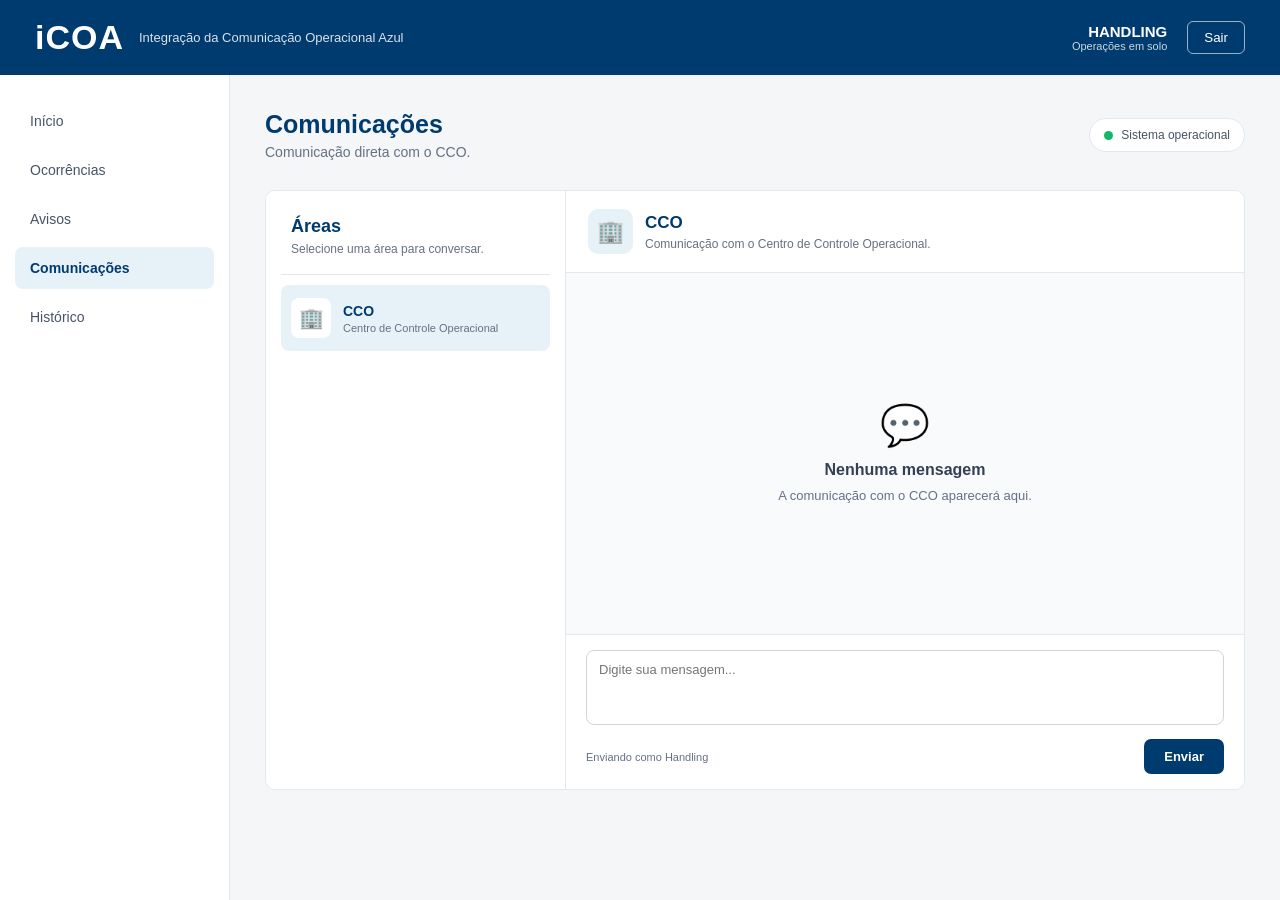
<file: handling/handling-comunicacoes.html>
<!DOCTYPE html>
<html lang="pt-BR">

<head>

    <meta charset="UTF-8">

    <meta
        name="viewport"
        content="width=device-width, initial-scale=1.0"
    >

    <title>iCOA — Comunicações Handling</title>

    <link
        rel="stylesheet"
        href="handling-comunicacoes.css"
    >

</head>


<body>


    <!-- ================================
         BARRA SUPERIOR
    ================================= -->

    <header class="topo">

        <div class="logo">

            <h1>iCOA</h1>

            <span>
                Integração da Comunicação Operacional Azul
            </span>

        </div>


        <div class="usuario">

            <div class="informacoes-usuario">

                <strong>
                    HANDLING
                </strong>

                <span>
                    Operações em solo
                </span>

            </div>


           <a href="../index.html"> <button
                class="botao-sair"
                type="button"
            >
                Sair
            </button> </a>

        </div>

    </header>


    <!-- ================================
         ESTRUTURA PRINCIPAL
    ================================= -->

    <div class="estrutura">


        <!-- ================================
             MENU LATERAL
        ================================= -->

        <aside class="menu">

            <nav>


                <!-- INÍCIO -->

                <a href="handling.html">

                    

                    <span>
                        Início
                    </span>

                </a>


                <!-- OCORRÊNCIAS -->

                <a href="#">

                   

                    <span>
                        Ocorrências
                    </span>

                </a>


                <!-- AVISOS -->

                <a href="#">

                    

                    <span>
                        Avisos
                    </span>

                </a>


                <!-- COMUNICAÇÕES -->

                <a
                    href="handling-comunicacoes.html"
                    class="menu-ativo"
                >

                    

                    <span>
                        Comunicações
                    </span>

                </a>


                <!-- HISTÓRICO -->

                <a href="../historico.html">

                    

                    <span>
                        Histórico
                    </span>

                </a>


            </nav>

        </aside>


        <!-- ================================
             CONTEÚDO
        ================================= -->

        <main class="conteudo">


            <!-- ================================
                 TÍTULO
            ================================= -->

            <div class="titulo-pagina">

                <div>

                    <h2>
                        Comunicações
                    </h2>

                    <p>
                        Comunicação direta com o CCO.
                    </p>

                </div>


                <div class="status-sistema">

                    <span class="bolinha"></span>

                    Sistema operacional

                </div>

            </div>


            <!-- ================================
                 ÁREA DE COMUNICAÇÃO
            ================================= -->

            <section class="area-comunicacao">


                <!-- ================================
                     ÁREA DO CCO
                ================================= -->

                <aside class="lista-areas">

                    <div class="cabecalho-lista">

                        <h3>
                            Áreas
                        </h3>

                        <p>
                            Selecione uma área para conversar.
                        </p>

                    </div>


                    <!-- CCO -->

                    <button
                        type="button"
                        class="area-comunicacao-item ativo"
                    >

                        <span class="icone-area">
                            🏢
                        </span>


                        <span class="informacoes-area">

                            <strong>
                                CCO
                            </strong>

                            <small>
                                Centro de Controle Operacional
                            </small>

                        </span>


                        <span
                            class="badge-mensagens"
                            id="badgeCCO"
                        ></span>

                    </button>

                </aside>


                <!-- ================================
                     CONVERSA
                ================================= -->

                <div class="conversa">


                    <!-- CABEÇALHO -->

                    <header class="cabecalho-conversa">

                        <div class="informacoes-conversa">


                            <div
                                class="icone-conversa"
                                id="iconeConversa"
                            >
                                🏢
                            </div>


                            <div>

                                <h3 id="nomeArea">
                                    CCO
                                </h3>

                                <p id="descricaoArea">
                                    Comunicação com o Centro de Controle Operacional.
                                </p>

                            </div>

                        </div>

                    </header>


                    <!-- ================================
                         MENSAGENS
                    ================================= -->

                    <div
                        class="lista-mensagens"
                        id="listaMensagens"
                    >

                        <div
                            class="conversa-vazia"
                            id="conversaVazia"
                        >

                            <div class="icone-vazio">
                                💬
                            </div>

                            <h4>
                                Nenhuma conversa
                            </h4>

                            <p>
                                A comunicação com o CCO aparecerá aqui.
                            </p>

                        </div>

                    </div>


                    <!-- ================================
                         CAMPO DE MENSAGEM
                    ================================= -->

                    <form
                        class="campo-mensagem"
                        id="formMensagem"
                    >

                        <textarea
                            id="mensagem"
                            placeholder="Digite sua mensagem..."
                            rows="3"
                        ></textarea>


                        <div class="rodape-mensagem">

                            <span id="informacaoMensagem">
                                Enviando como Handling
                            </span>


                            <button
                                type="submit"
                                class="botao-enviar"
                                id="botaoEnviar"
                            >
                                Enviar
                            </button>

                        </div>

                    </form>

                </div>

            </section>

        </main>

    </div>


    <!-- ================================
         JAVASCRIPT
    ================================= -->

    <script src="handling-comunicacoes.js"></script>

</body>

</html>
</file>
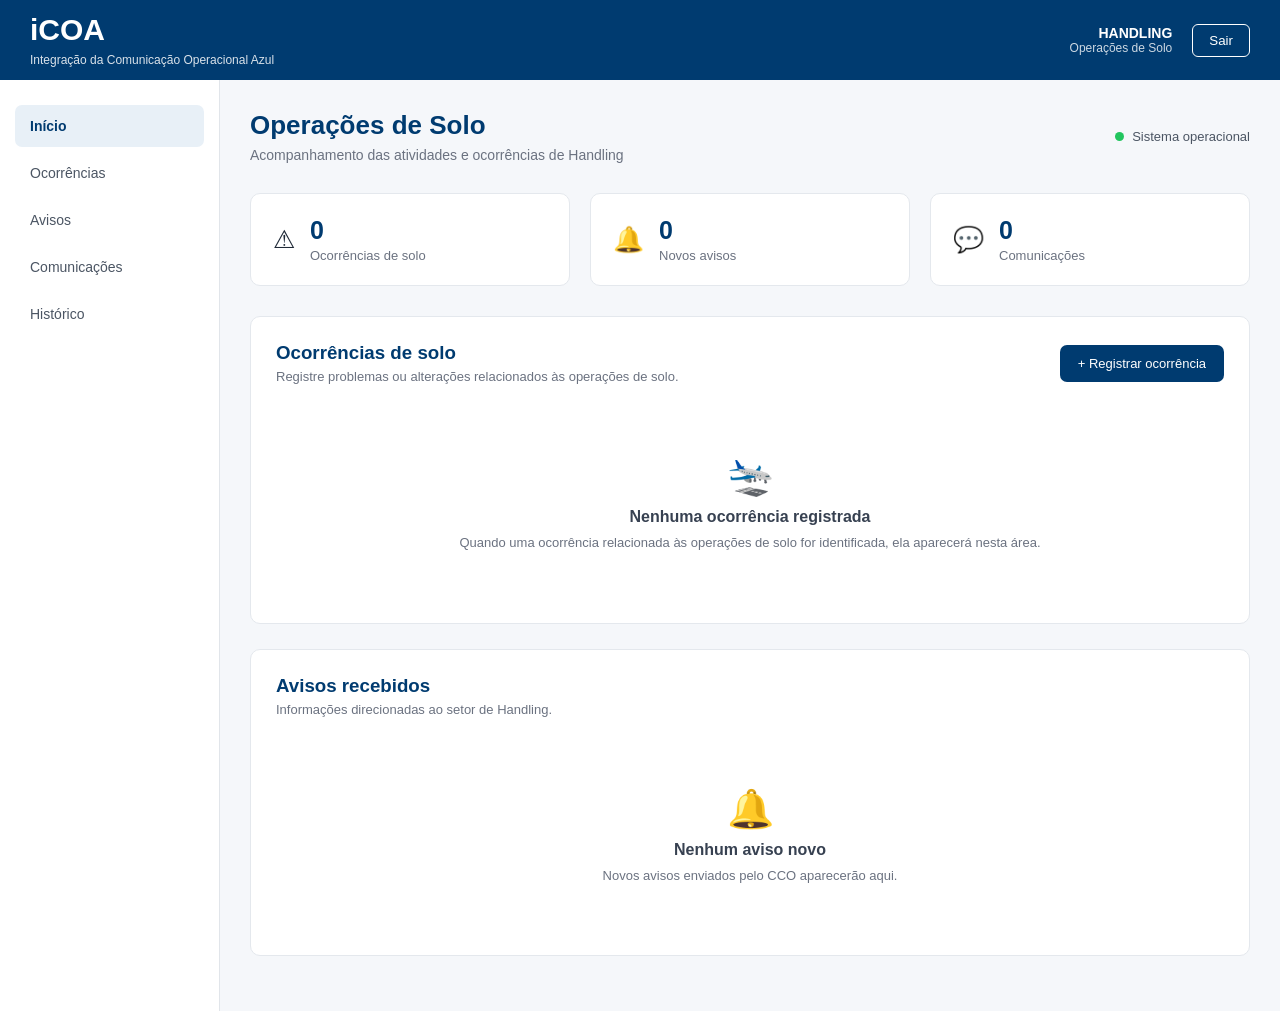
<file: handling/handling.html>
<!DOCTYPE html>
<html lang="pt-BR">

<head>
    <meta charset="UTF-8">
    <meta name="viewport" content="width=device-width, initial-scale=1.0">

    <title>iCOA — Handling</title>

    <link rel="stylesheet" href="handling.css">
</head>

<body>

    <!-- ============================= -->
    <!-- CABEÇALHO -->
    <!-- ============================= -->

    <header class="topo">

        <div class="logo">
            <h1>iCOA</h1>
            <span>Integração da Comunicação Operacional Azul</span>
        </div>

        <div class="usuario">

            <div class="informacoes-usuario">
                <strong>HANDLING</strong>
                <span>Operações de Solo</span>
            </div>

            <a href="../index.html">
                <button class="botao-sair" type="button">
                    Sair
                </button>
            </a>

        </div>

    </header>


    <!-- ============================= -->
    <!-- ESTRUTURA -->
    <!-- ============================= -->

    <div class="estrutura">


        <!-- ============================= -->
        <!-- MENU LATERAL -->
        <!-- ============================= -->

        <aside class="menu">

            <nav>

                <a href="#" class="menu-ativo">
                    <span>Início</span>
                </a>

                <a href="#ocorrencias">
                    <span>Ocorrências</span>
                </a>

                <a href="#avisos">
                    <span>Avisos</span>
                </a>

                <a href="handling-comunicacoes.html">
                    <span>Comunicações</span>
                </a>

                <a href="../historico.html">
                    <span>Histórico</span>
                </a>

            </nav>

        </aside>


        <!-- ============================= -->
        <!-- CONTEÚDO -->
        <!-- ============================= -->

        <main class="conteudo">


            <!-- TÍTULO -->

            <div class="titulo-pagina">

                <div>

                    <h2>Operações de Solo</h2>

                    <p>
                        Acompanhamento das atividades e ocorrências de Handling
                    </p>

                </div>

                <div class="status-sistema">

                    <span class="bolinha"></span>

                    Sistema operacional

                </div>

            </div>


            <!-- ============================= -->
            <!-- RESUMO -->
            <!-- ============================= -->

            <section class="resumo">

                <div class="card-resumo">

                    <span class="icone">⚠</span>

                    <div>

                        <span
                            class="numero"
                            id="contadorOcorrencias"
                        >
                            0
                        </span>

                        <p>Ocorrências de solo</p>

                    </div>

                </div>


                <div class="card-resumo">

                    <span class="icone">
                        🔔
                    </span>

                    <div>

                        <span class="numero">
                            0
                        </span>

                        <p>Novos avisos</p>

                    </div>

                </div>


                <div class="card-resumo">

                    <span class="icone">
                        💬
                    </span>

                    <div>

                        <span class="numero">
                            0
                        </span>

                        <p>Comunicações</p>

                    </div>

                </div>

            </section>


            <!-- ============================= -->
            <!-- OCORRÊNCIAS -->
            <!-- ============================= -->

            <section
                class="secao"
                id="ocorrencias"
            >

                <div class="cabecalho-secao">

                    <div>

                        <h3>Ocorrências de solo</h3>

                        <p>
                            Registre problemas ou alterações relacionados
                            às operações de solo.
                        </p>

                    </div>


                    <button
                        class="botao-principal"
                        id="novaOcorrencia"
                        type="button"
                    >
                        + Registrar ocorrência
                    </button>

                </div>


                <!-- ============================= -->
                <!-- FORMULÁRIO -->
                <!-- ============================= -->

                <div
                    class="formulario-ocorrencia"
                    id="formularioOcorrencia"
                >

                    <div class="cabecalho-formulario">

                        <div>

                            <h3>Registrar ocorrência</h3>

                            <p>
                                Informe os dados da ocorrência de solo.
                            </p>

                        </div>

                    </div>


                    <form id="formOcorrencia">


                        <!-- VOO -->

                        <div class="campo">

                            <label for="voo">
                                Voo
                            </label>

                            <input
                                type="text"
                                id="voo"
                                placeholder="Ex.: AD1234"
                                required
                            >

                        </div>


                        <!-- AERONAVE -->

                        <div class="campo">

                            <label for="aeronave">
                                Aeronave
                            </label>

                            <input
                                type="text"
                                id="aeronave"
                                placeholder="Ex.: PR-XXX"
                                required
                            >

                        </div>


                        <!-- TIPO -->

                        <div class="campo">

                            <label for="tipo">
                                Tipo de ocorrência
                            </label>

                            <select id="tipo" required>

                                <option value="">
                                    Selecione uma opção
                                </option>

                                <option value="Problema em solo">
                                    Problema em solo
                                </option>

                                <option value="Atraso no atendimento">
                                    Atraso no atendimento
                                </option>

                                <option value="Problema com equipamento">
                                    Problema com equipamento
                                </option>

                                <option value="Problema no embarque">
                                    Problema no embarque
                                </option>

                                <option value="Problema no desembarque">
                                    Problema no desembarque
                                </option>

                                <option value="Outro">
                                    Outro
                                </option>

                            </select>

                        </div>


                        <!-- GRAVIDADE -->

                        <div class="campo">

                            <label for="gravidade">
                                Gravidade
                            </label>

                            <select id="gravidade" required>

                                <option value="">
                                    Selecione uma opção
                                </option>

                                <option value="Baixa">
                                    Baixa
                                </option>

                                <option value="Média">
                                    Média
                                </option>

                                <option value="Alta">
                                    Alta
                                </option>

                            </select>

                        </div>


                        <!-- DESCRIÇÃO -->

                        <div class="campo">

                            <label for="descricao">
                                Descrição
                            </label>

                            <textarea
                                id="descricao"
                                rows="4"
                                placeholder="Descreva o que aconteceu..."
                                required
                            ></textarea>

                        </div>


                        <!-- ÁREAS -->

                        <div class="campo">

                            <label>
                                Áreas que devem receber a ocorrência
                            </label>

                            <div class="areas">

                                <label class="checkbox">

                                    <input
                                        type="checkbox"
                                        name="areas"
                                        value="CCO"
                                    >

                                    CCO

                                </label>


                                <label class="checkbox">

                                    <input
                                        type="checkbox"
                                        name="areas"
                                        value="Manutenção"
                                    >

                                    Manutenção

                                </label>


                                <label class="checkbox">

                                    <input
                                        type="checkbox"
                                        name="areas"
                                        value="Comercial"
                                    >

                                    Comercial

                                </label>


                                <label class="checkbox">

                                    <input
                                        type="checkbox"
                                        name="areas"
                                        value="Atendimento"
                                    >

                                    Atendimento

                                </label>

                            </div>

                        </div>


                        <!-- BOTÕES -->

                        <div class="botoes-formulario">

                            <button
                                type="button"
                                class="botao-cancelar"
                                id="cancelarOcorrencia"
                            >
                                Cancelar
                            </button>

                            <button
                                type="submit"
                                class="botao-principal"
                            >
                                Registrar ocorrência
                            </button>

                        </div>

                    </form>

                </div>


                <!-- ============================= -->
                <!-- LISTA -->
                <!-- ============================= -->

                <div
                    class="lista-ocorrencias"
                    id="listaOcorrencias"
                >

                    <div
                        class="sem-ocorrencias"
                        id="semOcorrencias"
                    >

                        <div class="icone-vazio">
                            🛬
                        </div>

                        <h4>
                            Nenhuma ocorrência registrada
                        </h4>

                        <p>
                            Quando uma ocorrência relacionada às operações
                            de solo for identificada, ela aparecerá nesta área.
                        </p>

                    </div>

                </div>

            </section>


            <!-- ============================= -->
            <!-- AVISOS -->
            <!-- ============================= -->

            <section
                class="secao"
                id="avisos"
            >

                <div class="cabecalho-secao">

                    <div>

                        <h3>Avisos recebidos</h3>

                        <p>
                            Informações direcionadas ao setor de Handling.
                        </p>

                    </div>

                </div>


                <div class="sem-ocorrencias">

                    <div class="icone-vazio">
                        🔔
                    </div>

                    <h4>
                        Nenhum aviso novo
                    </h4>

                    <p>
                        Novos avisos enviados pelo CCO aparecerão aqui.
                    </p>

                </div>

            </section>

        </main>

    </div>


    <script src="handling.js"></script>

</body>

</html>
</file>
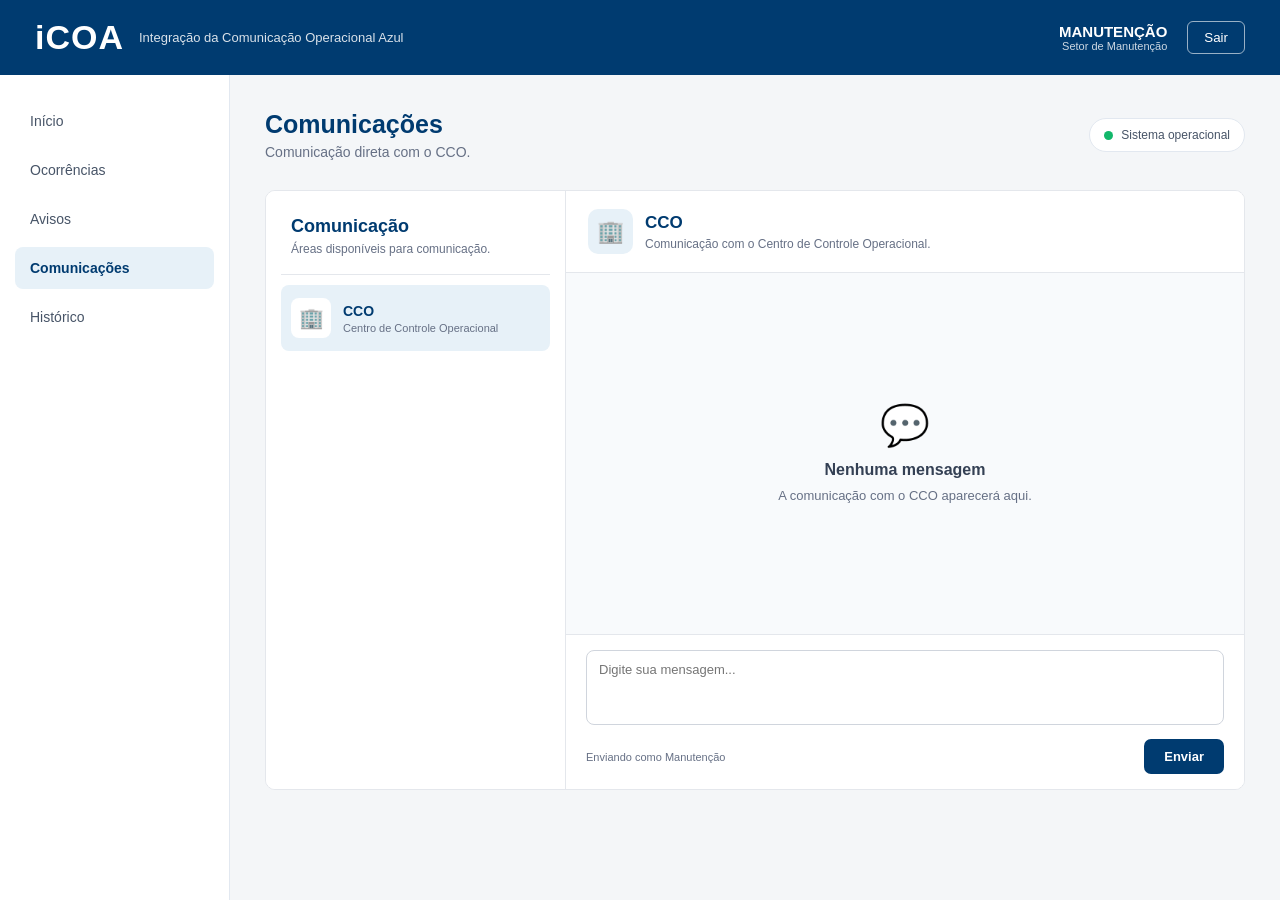
<file: manutencao/manutencao-comunicacoes.html>
<!DOCTYPE html>

<html lang="pt-BR">

<head>

    <meta charset="UTF-8">

    <meta
        name="viewport"
        content="width=device-width, initial-scale=1.0"
    >

    <title>iCOA — Comunicações Manutenção</title>

    <link
        rel="stylesheet"
        href="manutencao-comunicacoes.css"
    >

</head>


<body>


    <!-- ================================
         BARRA SUPERIOR
    ================================= -->

    <header class="topo">

        <div class="logo">

            <h1>iCOA</h1>

            <span>
                Integração da Comunicação Operacional Azul
            </span>

        </div>


        <div class="usuario">

            <div class="informacoes-usuario">

                <strong>
                    MANUTENÇÃO
                </strong>

                <span>
                    Setor de Manutenção
                </span>

            </div>


          <a href="../index.html">  <button
                class="botao-sair"
                type="button"
            >
                Sair
            </button>  </a>

        </div>

    </header>



    <!-- ================================
         ESTRUTURA PRINCIPAL
    ================================= -->

    <div class="estrutura">


        <!-- ================================
             MENU LATERAL
        ================================= -->

        <aside class="menu">

            <nav>


                <!-- INÍCIO -->

                <a href="manutencao.html">

                    

                    <span>
                        Início
                    </span>

                </a>


                <!-- OCORRÊNCIAS -->

                <a href="#">

                    

                    <span>
                        Ocorrências
                    </span>

                </a>


                <!-- AVISOS -->

                <a href="#">

                    

                    <span>
                        Avisos
                    </span>

                </a>


                <!-- COMUNICAÇÕES -->

                <a
                    href="manutencao-comunicacoes.html"
                    class="menu-ativo"
                >

                   

                    <span>
                        Comunicações
                    </span>

                    <span
                        class="badge-menu"
                        id="badgeMenu"
                    ></span>

                </a>


                <!-- HISTÓRICO -->

                <a href="../historico.html">

                    

                    <span>
                        Histórico
                    </span>

                </a>


            </nav>

        </aside>



        <!-- ================================
             CONTEÚDO
        ================================= -->

        <main class="conteudo">


            <!-- ================================
                 TÍTULO
            ================================= -->

            <div class="titulo-pagina">

                <div>

                    <h2>
                        Comunicações
                    </h2>

                    <p>
                        Comunicação direta com o CCO.
                    </p>

                </div>


                <div class="status-sistema">

                    <span class="bolinha"></span>

                    Sistema operacional

                </div>

            </div>



            <!-- ================================
                 ÁREA DE COMUNICAÇÃO
            ================================= -->

            <section class="area-comunicacao">


                <!-- ================================
                     ÁREA DO CCO
                ================================= -->

                <aside class="lista-areas">

                    <div class="cabecalho-lista">

                        <h3>
                            Comunicação
                        </h3>

                        <p>
                            Áreas disponíveis para comunicação.
                        </p>

                    </div>


                    <button
                        type="button"
                        class="area-comunicacao-item ativo"
                        data-area="CCO"
                    >

                        <span class="icone-area">
                            🏢
                        </span>


                        <span class="informacoes-area">

                            <strong>
                                CCO
                            </strong>

                            <small>
                                Centro de Controle Operacional
                            </small>

                        </span>


                        <span
                            class="badge-mensagens"
                            id="badgeCCO"
                        ></span>

                    </button>

                </aside>



                <!-- ================================
                     CONVERSA
                ================================= -->

                <div class="conversa">


                    <!-- CABEÇALHO -->

                    <header class="cabecalho-conversa">

                        <div class="informacoes-conversa">

                            <div
                                class="icone-conversa"
                                id="iconeConversa"
                            >
                                🏢
                            </div>


                            <div>

                                <h3 id="nomeArea">
                                    CCO
                                </h3>

                                <p id="descricaoArea">
                                    Comunicação com o Centro de
                                    Controle Operacional.
                                </p>

                            </div>

                        </div>

                    </header>



                    <!-- ================================
                         MENSAGENS
                    ================================= -->

                    <div
                        class="lista-mensagens"
                        id="listaMensagens"
                    ></div>



                    <!-- ================================
                         CAMPO DE MENSAGEM
                    ================================= -->

                    <form
                        class="campo-mensagem"
                        id="formMensagem"
                    >

                        <textarea
                            id="mensagem"
                            placeholder="Digite sua mensagem..."
                            rows="3"
                        ></textarea>


                        <div class="rodape-mensagem">

                            <span id="informacaoMensagem">
                                Enviando como Manutenção
                            </span>


                            <button
                                type="submit"
                                class="botao-enviar"
                                id="botaoEnviar"
                            >
                                Enviar
                            </button>

                        </div>

                    </form>

                </div>

            </section>

        </main>

    </div>



    <!-- ================================
         JAVASCRIPT
    ================================= -->

    <script src="manutencao-comunicacoes.js"></script>

</body>

</html>
</file>
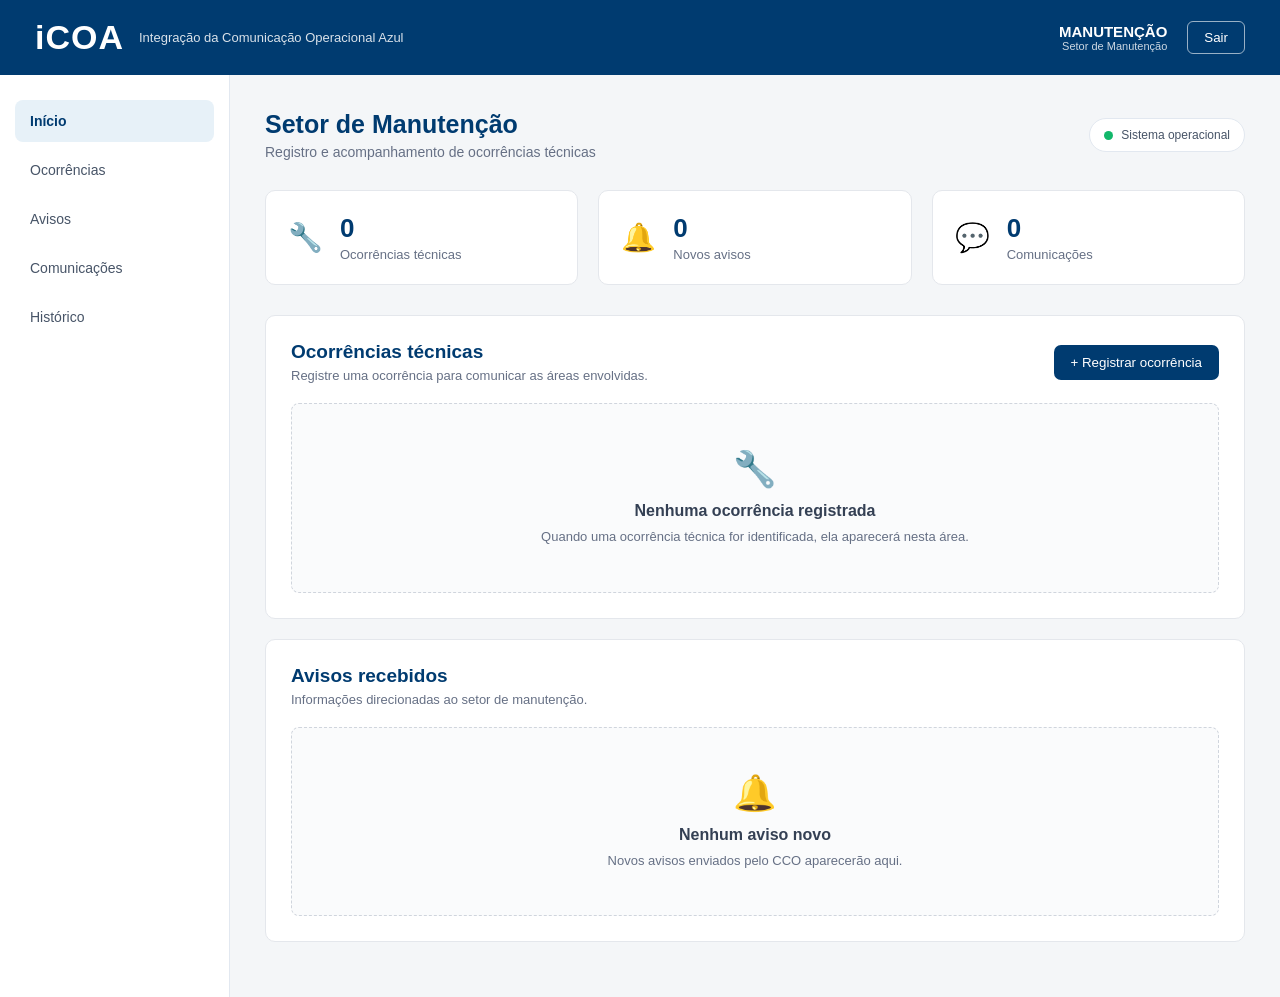
<file: manutencao/manutencao.html>
<!DOCTYPE html>
<html lang="pt-BR">

<head>
    <meta charset="UTF-8">
    <meta name="viewport" content="width=device-width, initial-scale=1.0">

    <title>iCOA — Manutenção</title>

    <link rel="stylesheet" href="manutencao.css">
</head>

<body>

    <!-- BARRA SUPERIOR -->
    <header class="topo">

        <div class="logo">
            <h1>iCOA</h1>
            <span>Integração da Comunicação Operacional Azul</span>
        </div>

        <div class="usuario">

            <div class="informacoes-usuario">
                <strong>MANUTENÇÃO</strong>
                <span>Setor de Manutenção</span>
            </div>

          <a href="../index.html">  <button class="botao-sair">
                Sair
            </button> </a>

        </div>

    </header>


    <!-- ESTRUTURA PRINCIPAL -->
    <div class="estrutura">

        <!-- MENU LATERAL -->
        <aside class="menu">

            <nav>

                <a href="#" class="menu-ativo">
                    
                    <span>Início</span>
                </a>

                <a href="#">
                    
                    <span>Ocorrências</span>
                </a>

                <a href="#">
                    
                    <span>Avisos</span>
                </a>

                <a href="manutencao-comunicacoes.html">
                    
                    <span>Comunicações</span>
                </a>

                <a href="../historico.html">
                    
                    <span>Histórico</span>
                </a>

            </nav>

        </aside>


        <!-- CONTEÚDO -->
        <main class="conteudo">

            <!-- TÍTULO -->
            <div class="titulo-pagina">

                <div>
                    <h2>Setor de Manutenção</h2>

                    <p>
                        Registro e acompanhamento de ocorrências técnicas
                    </p>
                </div>

                <div class="status-sistema">

                    <span class="bolinha"></span>

                    Sistema operacional

                </div>

            </div>


            <!-- CARDS DE RESUMO -->
            <section class="resumo">

                <div class="card-resumo">

                    <span class="icone">🔧</span>

                    <div>

                        <span class="numero" id="contadorOcorrencias">
                            0
                        </span>

                        <p>
                            Ocorrências técnicas
                        </p>

                    </div>

                </div>


                <div class="card-resumo">

                    <span class="icone">🔔</span>

                    <div>

                        <span class="numero">
                            0
                        </span>

                        <p>
                            Novos avisos
                        </p>

                    </div>

                </div>


                <div class="card-resumo">

                    <span class="icone">💬</span>

                    <div>

                        <span class="numero">
                            0
                        </span>

                        <p>
                            Comunicações
                        </p>

                    </div>

                </div>

            </section>


            <!-- ÁREA DE OCORRÊNCIAS -->
            <section class="secao">

                <!-- CABEÇALHO -->
                <div class="cabecalho-secao">

                    <div>

                        <h3>
                            Ocorrências técnicas
                        </h3>

                        <p>
                            Registre uma ocorrência para comunicar as áreas envolvidas.
                        </p>

                    </div>

                    <button
                        class="botao-principal"
                        id="novaOcorrencia"
                        type="button"
                    >
                        + Registrar ocorrência
                    </button>

                </div>


                <!-- FORMULÁRIO -->
                <div
                    class="formulario-ocorrencia"
                    id="formularioOcorrencia"
                >

                    <div class="cabecalho-formulario">

                        <div>

                            <h3>
                                Nova ocorrência
                            </h3>

                            <p>
                                Registre uma nova ocorrência operacional.
                            </p>

                        </div>

                    </div>


                    <form id="formOcorrencia">

                        <!-- NÚMERO DO VOO -->
                        <div class="campo">

                            <label for="voo">
                                Número do voo
                            </label>

                            <input
                                type="text"
                                id="voo"
                                placeholder="Ex: AD1234"
                                required
                            >

                        </div>


                        <!-- AERONAVE -->
                        <div class="campo">

                            <label for="aeronave">
                                Aeronave
                            </label>

                            <input
                                type="text"
                                id="aeronave"
                                placeholder="Ex: PR-XXX"
                                required
                            >

                        </div>


                        <!-- TIPO -->
                        <div class="campo">

                            <label for="tipo">
                                Tipo de ocorrência
                            </label>

                            <select id="tipo" required>

                                <option value="">
                                    Selecione uma opção
                                </option>

                                <option value="Falha técnica">
                                    Falha técnica
                                </option>

                                <option value="Problema operacional">
                                    Problema operacional
                                </option>

                                <option value="Problema em solo">
                                    Problema em solo
                                </option>

                                <option value="Outro">
                                    Outro
                                </option>

                            </select>

                        </div>


                        <!-- GRAVIDADE -->
                        <div class="campo">

                            <label for="gravidade">
                                Gravidade
                            </label>

                            <select id="gravidade" required>

                                <option value="">
                                    Selecione uma opção
                                </option>

                                <option value="Baixa">
                                    Baixa
                                </option>

                                <option value="Média">
                                    Média
                                </option>

                                <option value="Alta">
                                    Alta
                                </option>

                            </select>

                        </div>


                        <!-- DESCRIÇÃO -->
                        <div class="campo campo-descricao">

                            <label for="descricao">
                                Descrição da ocorrência
                            </label>

                            <textarea
                                id="descricao"
                                placeholder="Descreva o problema identificado..."
                                required
                            ></textarea>

                        </div>


                        <!-- ÁREAS AFETADAS -->
                        <div class="campo">

                            <label>
                                Áreas afetadas
                            </label>

                            <div class="areas">

                                <label class="checkbox">

                                    <input
                                        type="checkbox"
                                        value="CCO"
                                    >

                                    CCO

                                </label>


                                <label class="checkbox">

                                    <input
                                        type="checkbox"
                                        value="Handling"
                                    >

                                    Handling

                                </label>


                                <label class="checkbox">

                                    <input
                                        type="checkbox"
                                        value="Comercial"
                                    >

                                    Comercial

                                </label>


                                <label class="checkbox">

                                    <input
                                        type="checkbox"
                                        value="Atendimento"
                                    >

                                    Atendimento

                                </label>

                            </div>

                        </div>


                        <!-- BOTÕES -->
                        <div class="botoes-formulario">

                            <button
                                type="button"
                                class="botao-cancelar"
                                id="cancelarOcorrencia"
                            >
                                Cancelar
                            </button>


                            <button
                                type="submit"
                                class="botao-principal"
                            >
                                Registrar ocorrência
                            </button>

                        </div>

                    </form>

                </div>


                <!-- LISTA DE OCORRÊNCIAS -->
                <div
                    class="lista-ocorrencias"
                    id="listaOcorrencias"
                >

                    <!-- MENSAGEM INICIAL -->
                    <div
                        class="sem-ocorrencias"
                        id="semOcorrencias"
                    >

                        <div class="icone-vazio">
                            🔧
                        </div>

                        <h4>
                            Nenhuma ocorrência registrada
                        </h4>

                        <p>
                            Quando uma ocorrência técnica for identificada,
                            ela aparecerá nesta área.
                        </p>

                    </div>

                </div>

            </section>


            <!-- AVISOS -->
            <section class="secao">

                <div class="cabecalho-secao">

                    <div>

                        <h3>
                            Avisos recebidos
                        </h3>

                        <p>
                            Informações direcionadas ao setor de manutenção.
                        </p>

                    </div>

                </div>


                <div class="sem-ocorrencias">

                    <div class="icone-vazio">
                        🔔
                    </div>

                    <h4>
                        Nenhum aviso novo
                    </h4>

                    <p>
                        Novos avisos enviados pelo CCO aparecerão aqui.
                    </p>

                </div>

            </section>

        </main>

    </div>


    <!-- JAVASCRIPT -->
    <script src="manutencao.js"></script>

</body>

</html>
</file>
<file: style.css>
* {
    margin: 0;
    padding: 0;
    box-sizing: border-box;
}

.search-box {
    width: 100%;
    height: 400px;
    background-image: url("assets/img1.png.png");
    background-size: cover;
    background-position: center;
    background-repeat: no-repeat;
}

body {
    font-family: Arial, sans-serif;
    background: #003B70;
    min-height: 100vh;
}

.tela-login {
    min-height: 100vh;
    display: flex;
    justify-content: center;
    align-items: center;
    padding: 20px;
}

.caixa-login {
    width: 100%;
    max-width: 430px;
    background: white;
    padding: 40px;
    border-radius: 15px;
    box-shadow: 0 10px 30px rgba(0, 0, 0, 0.20);
}

.logo {
    text-align: center;
    margin-bottom: 35px;
}

.logo h1 {
    font-size: 48px;
    color: #003B70;
    margin-bottom: 8px;
}

.logo p {
    color: #555;
    font-size: 15px;
    line-height: 1.4;
}

.campo {
    margin-bottom: 20px;
}

.campo label {
    display: block;
    margin-bottom: 7px;
    color: #333;
    font-weight: bold;
}

.campo input {
    width: 100%;
    padding: 13px;
    border: 1px solid #ccc;
    border-radius: 7px;
    font-size: 16px;
    outline: none;
}

.campo input:focus {
    border-color: #0066a1;
}

button {
    width: 100%;
    padding: 13px;
    border: none;
    border-radius: 7px;
    background: #0066a1;
    color: white;
    font-size: 16px;
    font-weight: bold;
    cursor: pointer;
}

button:hover {
    background: #00284D;
}

.credenciais {
    margin-top: 25px;
    border-top: 1px solid #ddd;
    padding-top: 18px;
}

.credenciais summary {
    cursor: pointer;
    color: #0066a1;
    font-weight: bold;
}

.lista-credenciais {
    margin-top: 15px;
    font-size: 14px;
    color: #555;
}

.lista-credenciais p {
    margin-bottom: 15px;
    padding-bottom: 10px;
    border-bottom: 1px solid #eee;
}

.lista-credenciais strong {
    color: #0066a1;
}

.rodape {
    margin-top: 25px;
    text-align: center;
    font-size: 12px;
    color: #888;
}

/* RESPONSIVIDADE */

@media (max-width: 500px) {

    .tela-login {
        padding: 15px;
    }

    .caixa-login {
        padding: 30px 20px;
    }

    .logo h1 {
        font-size: 40px;
    }

    .logo p {
        font-size: 14px;
    }
}
</file>
<file: historico.css>
/* ================================
   CONFIGURAÇÕES GERAIS
================================ */

* {
    margin: 0;
    padding: 0;
    box-sizing: border-box;
}

body {
    font-family: Arial, sans-serif;
    background: #f4f6f8;
    color: #1d2939;
}


/* ================================
   TOPO
================================ */

.topo {
    height: 70px;
    background: #003B70;
    color: white;

    display: flex;
    align-items: center;
    justify-content: space-between;

    padding: 0 30px;
}

.logo {
    display: flex;
    align-items: center;
    gap: 15px;
}

.logo strong {
    font-size: 26px;
}

.logo span {
    font-size: 13px;
    opacity: 0.9;
}

.botao-sair {
    background: transparent;
    color: white;

    border: 1px solid rgba(255, 255, 255, 0.6);

    padding: 8px 16px;

    border-radius: 6px;

    cursor: pointer;
}

.botao-sair:hover {
    background: rgba(255, 255, 255, 0.1);
}


/* ================================
   ESTRUTURA
================================ */

.estrutura {
    display: flex;
    min-height: calc(100vh - 70px);
}


/* ================================
   MENU LATERAL
================================ */

.menu {
    width: 230px;

    background: white;

    border-right: 1px solid #e4e7ec;

    padding: 25px 15px;
}

.menu nav {
    display: flex;
    flex-direction: column;
    gap: 5px;
}

.menu a {
    text-decoration: none;

    color: #475467;

    padding: 12px 15px;

    border-radius: 7px;

    font-size: 14px;
}

.menu a:hover {
    background: #f2f4f7;
}

.menu a.ativo {
    background: #eaf2f8;

    color: #003B70;

    font-weight: bold;
}


/* ================================
   CONTEÚDO
================================ */

.conteudo {
    flex: 1;

    padding: 35px;
}


/* ================================
   CABEÇALHO DA PÁGINA
================================ */

.cabecalho-pagina {
    margin-bottom: 25px;
}

.cabecalho-pagina h1 {
    font-size: 28px;

    color: #101828;

    margin-bottom: 6px;
}

.cabecalho-pagina p {
    color: #667085;

    font-size: 14px;
}


/* ================================
   SEÇÃO
================================ */

.secao {
    background: white;

    border: 1px solid #e4e7ec;

    border-radius: 10px;

    padding: 25px;
}


/* ================================
   TÍTULO DA SEÇÃO
================================ */

.titulo-secao {
    display: flex;

    justify-content: space-between;

    align-items: center;

    margin-bottom: 20px;
}

.titulo-secao h2 {
    font-size: 18px;

    color: #101828;

    margin-bottom: 5px;
}

.titulo-secao p {
    color: #667085;

    font-size: 13px;
}


/* ================================
   LISTA DO HISTÓRICO
================================ */

.lista-historico {
    display: flex;

    flex-direction: column;

    gap: 12px;
}


/* ================================
   MENSAGEM SEM HISTÓRICO
================================ */

.sem-historico {
    text-align: center;

    padding: 55px 20px;

    border: 1px dashed #d0d5dd;

    border-radius: 8px;

    background: #fafafa;
}

.icone-historico {
    width: 45px;
    height: 45px;

    margin: 0 auto 15px;

    display: flex;

    align-items: center;
    justify-content: center;

    border-radius: 50%;

    background: #ecfdf3;

    color: #027a48;

    font-size: 20px;

    font-weight: bold;
}

.sem-historico h3 {
    font-size: 15px;

    color: #344054;

    margin-bottom: 6px;
}

.sem-historico p {
    color: #667085;

    font-size: 13px;
}


/* ================================
   CARD DO HISTÓRICO
================================ */

.card-historico {
    border: 1px solid #e4e7ec;

    border-radius: 8px;

    padding: 18px;

    background: white;

    display: flex;

    align-items: center;

    gap: 15px;
}


/* ================================
   BARRA LATERAL
================================ */

.status-historico {
    width: 5px;

    align-self: stretch;

    border-radius: 10px;

    background: #12b76a;
}


/* ================================
   INFORMAÇÕES
================================ */

.informacoes-historico {
    flex: 1;
}

.linha-superior-historico {
    display: flex;

    align-items: center;

    gap: 12px;

    margin-bottom: 5px;
}

.linha-superior-historico strong {
    color: #003B70;

    font-size: 16px;
}

.status-encerrada {
    font-size: 11px;

    font-weight: bold;

    padding: 4px 8px;

    border-radius: 20px;

    color: #027a48;

    background: #ecfdf3;
}

.informacoes-historico h4 {
    font-size: 15px;

    margin-bottom: 5px;

    color: #344054;
}

.informacoes-historico p {
    color: #667085;

    font-size: 13px;
}


/* ================================
   DETALHES
================================ */

.detalhes-historico {
    display: flex;

    gap: 15px;

    margin-top: 12px;

    color: #667085;

    font-size: 12px;

    flex-wrap: wrap;
}


/* ================================
   BOTÃO DETALHES
================================ */

.botao-detalhes {
    background: white;

    color: #003B70;

    border: 1px solid #003B70;

    padding: 8px 12px;

    border-radius: 6px;

    cursor: pointer;

    font-size: 12px;
}

.botao-detalhes:hover {
    background: #003B70;

    color: white;
}


/* ================================
   RESPONSIVO
================================ */

@media (max-width: 768px) {

    .topo {
        padding: 0 15px;
    }

    .logo span {
        display: none;
    }

    .estrutura {
        flex-direction: column;
    }

    .menu {
        width: 100%;

        border-right: none;

        border-bottom: 1px solid #e4e7ec;

        padding: 10px;
    }

    .menu nav {
        flex-direction: row;

        overflow-x: auto;
    }

    .menu a {
        white-space: nowrap;
    }

    .conteudo {
        padding: 20px 15px;
    }

    .secao {
        padding: 18px;
    }

    .card-historico {
        align-items: flex-start;

        flex-direction: column;
    }

    .status-historico {
        width: 100%;

        height: 5px;
    }

    .botao-detalhes {
        width: 100%;
    }

}
</file>
<file: atendimento/atendimento-comunicacoes.css>
/* ========================================
   iCOA — COMUNICAÇÕES DO ATENDIMENTO
======================================== */


/* RESET */

* {
    margin: 0;
    padding: 0;
    box-sizing: border-box;
}


/* BODY */

body {
    font-family: Arial, Helvetica, sans-serif;
    background: #f5f7fa;
    color: #344054;
}


/* ========================================
   TOPO
======================================== */

.topo {
    height: 75px;

    background: #003B70;

    color: white;

    display: flex;
    align-items: center;
    justify-content: space-between;

    padding: 0 30px;
}


.logo {
    display: flex;
    flex-direction: column;
}


.logo h1 {
    font-size: 26px;
    margin-bottom: 3px;
}


.logo span {
    font-size: 12px;
    opacity: 0.85;
}


.usuario {
    display: flex;
    align-items: center;
    gap: 20px;
}


.informacoes-usuario {
    display: flex;
    flex-direction: column;
    text-align: right;
}


.informacoes-usuario strong {
    font-size: 14px;
}


.informacoes-usuario span {
    font-size: 11px;
    opacity: 0.8;
}


.botao-sair {
    background: transparent;

    border: 1px solid rgba(255, 255, 255, 0.6);

    color: white;

    padding: 8px 15px;

    border-radius: 6px;

    cursor: pointer;
}


.botao-sair:hover {
    background: white;
    color: #003B70;
}


/* ========================================
   ESTRUTURA
======================================== */

.estrutura {
    display: flex;

    min-height: calc(100vh - 75px);
}


/* ========================================
   MENU
======================================== */

.menu {
    width: 220px;

    background: white;

    border-right: 1px solid #e4e7ec;
}


.menu nav {
    display: flex;

    flex-direction: column;

    padding: 20px 12px;
}


.menu a {
    display: flex;

    align-items: center;

    gap: 12px;

    padding: 13px 15px;

    margin-bottom: 5px;

    text-decoration: none;

    color: #667085;

    border-radius: 7px;

    font-size: 14px;
}


.menu a:hover {
    background: #f2f4f7;

    color: #003B70;
}


.menu a.menu-ativo {
    background: #eaf2f9;

    color: #003B70;

    font-weight: bold;
}


/* ========================================
   BADGE DO MENU
======================================== */

.badge-menu {
    margin-left: auto;

    min-width: 20px;

    height: 20px;

    padding: 0 5px;

    background: #d92d20;

    color: white;

    border-radius: 20px;

    font-size: 11px;

    font-weight: bold;

    display: flex;

    align-items: center;

    justify-content: center;
}


/* ========================================
   CONTEÚDO
======================================== */

.conteudo {
    flex: 1;

    padding: 30px;

    min-width: 0;
}


.titulo-pagina {
    display: flex;

    align-items: center;

    justify-content: space-between;

    margin-bottom: 25px;
}


.titulo-pagina h2 {
    color: #003B70;

    font-size: 24px;

    margin-bottom: 5px;
}


.titulo-pagina p {
    color: #667085;

    font-size: 14px;
}


/* ========================================
   STATUS DO SISTEMA
======================================== */

.status-sistema {
    display: flex;

    align-items: center;

    gap: 8px;

    color: #027a48;

    font-size: 13px;
}


.bolinha {
    width: 8px;

    height: 8px;

    background: #12b76a;

    border-radius: 50%;
}


/* ========================================
   ÁREA DE COMUNICAÇÃO
======================================== */

.area-comunicacao {
    display: grid;

    grid-template-columns: 300px 1fr;

    height: calc(100vh - 170px);

    min-height: 500px;

    background: white;

    border: 1px solid #e4e7ec;

    border-radius: 10px;

    overflow: hidden;
}


/* ========================================
   LISTA DE ÁREAS
======================================== */

.lista-areas {
    border-right: 1px solid #e4e7ec;

    background: #ffffff;

    overflow-y: auto;
}


.cabecalho-lista {
    padding: 20px;

    border-bottom: 1px solid #e4e7ec;
}


.cabecalho-lista h3 {
    color: #003B70;

    font-size: 16px;

    margin-bottom: 5px;
}


.cabecalho-lista p {
    color: #667085;

    font-size: 12px;
}


/* ÁREA */

.area-comunicacao-item {
    width: 100%;

    display: flex;

    align-items: center;

    gap: 12px;

    padding: 15px;

    border: none;

    border-bottom: 1px solid #f2f4f7;

    background: white;

    text-align: left;

    cursor: pointer;
}


.area-comunicacao-item:hover {
    background: #f9fafb;
}


.area-comunicacao-item.selecionada {
    background: #eaf2f9;

    border-left: 4px solid #003B70;
}


/* ÍCONE */

.icone-area {
    width: 40px;

    height: 40px;

    display: flex;

    align-items: center;

    justify-content: center;

    background: #f2f4f7;

    border-radius: 50%;

    font-size: 18px;
}


.informacoes-area {
    flex: 1;

    display: flex;

    flex-direction: column;

    gap: 3px;
}


.informacoes-area strong {
    color: #344054;

    font-size: 14px;
}


.informacoes-area small {
    color: #667085;

    font-size: 11px;
}


/* BADGE */

.badge-mensagens {
    min-width: 20px;

    height: 20px;

    padding: 0 5px;

    display: flex;

    align-items: center;

    justify-content: center;

    background: #d92d20;

    color: white;

    border-radius: 20px;

    font-size: 11px;

    font-weight: bold;
}


/* ========================================
   CONVERSA
======================================== */

.conversa {
    display: flex;

    flex-direction: column;

    min-width: 0;
}


/* CABEÇALHO */

.cabecalho-conversa {
    padding: 17px 20px;

    border-bottom: 1px solid #e4e7ec;

    background: white;
}


.informacoes-conversa {
    display: flex;

    align-items: center;

    gap: 12px;
}


.icone-conversa {
    width: 42px;

    height: 42px;

    display: flex;

    align-items: center;

    justify-content: center;

    background: #eaf2f9;

    border-radius: 50%;

    font-size: 19px;
}


.informacoes-conversa h3 {
    color: #344054;

    font-size: 15px;

    margin-bottom: 3px;
}


.informacoes-conversa p {
    color: #667085;

    font-size: 12px;
}


/* ========================================
   LISTA DE MENSAGENS
======================================== */

.lista-mensagens {
    flex: 1;

    padding: 20px;

    overflow-y: auto;

    background: #f8fafc;

    display: flex;

    flex-direction: column;

    gap: 10px;
}


/* CONVERSA VAZIA */

.conversa-vazia {
    margin: auto;

    text-align: center;

    color: #667085;
}


.icone-vazio {
    font-size: 35px;

    margin-bottom: 10px;
}


.conversa-vazia h4 {
    color: #344054;

    font-size: 15px;

    margin-bottom: 5px;
}


.conversa-vazia p {
    font-size: 12px;
}


/* ========================================
   MENSAGENS
======================================== */

.mensagem {
    max-width: 70%;

    padding: 11px 14px;

    border-radius: 9px;

    font-size: 13px;

    line-height: 1.5;
}


.mensagem strong {
    display: block;

    font-size: 11px;

    margin-bottom: 4px;
}


.mensagem small {
    display: block;

    margin-top: 5px;

    font-size: 10px;

    opacity: 0.65;

    text-align: right;
}


/* ENVIADA */

.mensagem-enviada {
    align-self: flex-end;

    background: #003B70;

    color: white;

    border-bottom-right-radius: 2px;
}


/* RECEBIDA */

.mensagem-recebida {
    align-self: flex-start;

    background: white;

    color: #344054;

    border: 1px solid #e4e7ec;

    border-bottom-left-radius: 2px;
}


/* ========================================
   CAMPO DE MENSAGEM
======================================== */

.campo-mensagem {
    padding: 15px 20px;

    border-top: 1px solid #e4e7ec;

    background: white;
}


.campo-mensagem textarea {
    width: 100%;

    resize: none;

    border: 1px solid #d0d5dd;

    border-radius: 7px;

    padding: 11px;

    font-family: Arial, Helvetica, sans-serif;

    font-size: 13px;

    outline: none;
}


.campo-mensagem textarea:focus {
    border-color: #003B70;

    box-shadow: 0 0 0 2px rgba(0, 59, 112, 0.08);
}


/* ========================================
   RODAPÉ DA MENSAGEM
======================================== */

.rodape-mensagem {
    display: flex;

    align-items: center;

    justify-content: space-between;

    margin-top: 10px;
}


.rodape-mensagem span {
    color: #667085;

    font-size: 11px;
}


.botao-enviar {
    background: #003B70;

    border: none;

    color: white;

    padding: 9px 18px;

    border-radius: 6px;

    cursor: pointer;

    font-size: 13px;
}


.botao-enviar:hover {
    background: #002f59;
}


.botao-enviar:disabled {
    background: #98a2b3;

    cursor: not-allowed;
}


/* ========================================
   SCROLLBAR
======================================== */

.lista-mensagens::-webkit-scrollbar,
.lista-areas::-webkit-scrollbar {
    width: 6px;
}


.lista-mensagens::-webkit-scrollbar-thumb,
.lista-areas::-webkit-scrollbar-thumb {
    background: #d0d5dd;

    border-radius: 10px;
}


/* ========================================
   RESPONSIVIDADE
======================================== */

@media (max-width: 900px) {

    .area-comunicacao {
        grid-template-columns: 240px 1fr;
    }

    .conteudo {
        padding: 20px;
    }

}


@media (max-width: 700px) {

    .menu {
        width: 70px;
    }

    .menu a span:not(.badge-menu) {
        display: none;
    }

    .menu a {
        justify-content: center;
    }

    .area-comunicacao {
        grid-template-columns: 1fr;
    }

    .lista-areas {
        display: none;
    }

}


@media (max-width: 500px) {

    .topo {
        padding: 0 15px;
    }

    .logo span {
        display: none;
    }

    .informacoes-usuario {
        display: none;
    }

    .conteudo {
        padding: 15px;
    }

    .titulo-pagina {
        align-items: flex-start;

        flex-direction: column;

        gap: 10px;
    }

    .area-comunicacao {
        height: calc(100vh - 150px);
    }

    .mensagem {
        max-width: 85%;
    }

}
</file>
<file: atendimento/atendimento.css>
* {
  margin: 0;
  padding: 0;
  box-sizing: border-box;
  }

body {
font-family: Arial, sans-serif;
background: #f4f6f8;
color: #1d2939;
}

/* BARRA SUPERIOR */

.topo {
height: 75px;
background: #003B70;
color: white;


display: flex;
align-items: center;
justify-content: space-between;

padding: 0 35px;


}

.logo {
display: flex;
align-items: center;
gap: 15px;
}

.logo h1 {
font-size: 34px;
letter-spacing: 1px;
}

.logo span {
font-size: 13px;
opacity: 0.85;
}

.usuario {
display: flex;
align-items: center;
gap: 20px;
}

.informacoes-usuario {
display: flex;
flex-direction: column;
text-align: right;
}

.informacoes-usuario strong {
font-size: 15px;
}

.informacoes-usuario span {
font-size: 11px;
opacity: 0.8;
}

.botao-sair {
background: transparent;
border: 1px solid rgba(255, 255, 255, 0.6);
color: white;


padding: 8px 16px;
border-radius: 6px;

cursor: pointer;


}

.botao-sair:hover {
background: white;
color: #003B70;
}

/* ESTRUTURA */

.estrutura {
display: flex;
min-height: calc(100vh - 75px);
}

/* MENU */

.menu {
width: 230px;
background: white;
border-right: 1px solid #e2e8f0;


padding: 25px 15px;


}

.menu nav {
display: flex;
flex-direction: column;
gap: 7px;
}

.menu a {
text-decoration: none;
color: #475467;


padding: 13px 15px;

border-radius: 8px;

display: flex;
align-items: center;
gap: 12px;

font-size: 14px;


}

.menu a:hover {
background: #eef5fa;
color: #003B70;
}

.menu a.menu-ativo {
background: #e7f1f8;
color: #003B70;
font-weight: bold;
}

/* CONTEÚDO */

.conteudo {
flex: 1;
padding: 35px;
max-width: 1500px;
}

/* TÍTULO */

.titulo-pagina {
display: flex;
justify-content: space-between;
align-items: center;


margin-bottom: 30px;


}

.titulo-pagina h2 {
color: #003B70;
font-size: 25px;
margin-bottom: 5px;
}

.titulo-pagina p {
color: #667085;
font-size: 14px;
}

.status-sistema {
display: flex;
align-items: center;
gap: 8px;


background: white;
padding: 9px 14px;

border-radius: 20px;

font-size: 12px;
color: #475467;

border: 1px solid #e2e8f0;


}

.bolinha {
width: 9px;
height: 9px;


background: #12b76a;

border-radius: 50%;


}

/* CARDS */

.resumo {
display: grid;
grid-template-columns: repeat(3, 1fr);
gap: 20px;


margin-bottom: 30px;


}

.card-resumo {
background: white;


border: 1px solid #e4e7ec;
border-radius: 10px;

padding: 22px;

display: flex;
align-items: center;
gap: 17px;


}

.icone {
font-size: 28px;
}

.numero {
font-size: 26px;
font-weight: bold;
color: #003B70;
}

.card-resumo p {
color: #667085;
font-size: 13px;
margin-top: 3px;
}

/* SEÇÕES */

.secao {
background: white;


border: 1px solid #e4e7ec;
border-radius: 10px;

padding: 25px;

margin-bottom: 20px;


}

.cabecalho-secao {
display: flex;
justify-content: space-between;
align-items: center;


margin-bottom: 20px;


}

.cabecalho-secao h3 {
color: #003B70;
font-size: 19px;
margin-bottom: 5px;
}

.cabecalho-secao p {
color: #667085;
font-size: 13px;
}

/* ÁREA VAZIA */

.sem-ocorrencias {
text-align: center;


padding: 45px 20px;

border: 1px dashed #d0d5dd;
border-radius: 8px;

background: #fafbfc;


}

.icone-vazio {
font-size: 35px;
margin-bottom: 12px;
}

.sem-ocorrencias h4 {
color: #344054;
margin-bottom: 7px;
}

.sem-ocorrencias p {
color: #667085;
font-size: 13px;


max-width: 550px;
margin: auto;

line-height: 1.5;


}



/* ============================= */
/* CARDS DE OCORRÊNCIAS */
/* ============================= */

.lista-ocorrencias {
    display: flex;
    flex-direction: column;
    gap: 12px;
}

.ocorrencia {
    border: 1px solid #e4e7ec;
    border-radius: 8px;
    padding: 18px;

    display: flex;
    align-items: center;
    gap: 15px;

    background: white;
}

/* BARRA DE GRAVIDADE */

.status-ocorrencia {
    width: 5px;
    align-self: stretch;
    border-radius: 10px;
}

.vermelho {
    background: #d92d20;
}

.amarelo {
    background: #f79009;
}

.verde {
    background: #12b76a;
}

/* INFORMAÇÕES DA OCORRÊNCIA */

.informacoes-ocorrencia {
    flex: 1;
}

.linha-superior {
    display: flex;
    align-items: center;
    gap: 12px;
    margin-bottom: 5px;
}

.linha-superior strong {
    color: #003B70;
    font-size: 15px;
}

/* STATUS */

.status {
    font-size: 11px;
    font-weight: bold;
    padding: 4px 8px;
    border-radius: 20px;
}

.texto-vermelho {
    color: #b42318;
    background: #fef3f2;
}

.texto-amarelo {
    color: #b54708;
    background: #fffaeb;
}

.texto-verde {
    color: #027a48;
    background: #ecfdf3;
}

/* TIPO */

.informacoes-ocorrencia h4 {
    font-size: 15px;
    margin-bottom: 5px;
    color: #344054;
}

/* DESCRIÇÃO */

.informacoes-ocorrencia p {
    color: #667085;
    font-size: 13px;
    line-height: 1.5;
}

/* DETALHES */

.detalhes {
    display: flex;
    gap: 15px;
    margin-top: 12px;

    color: #667085;
    font-size: 12px;
}

/* BOTÃO VER DETALHES */

.botao-ver {
    background: white;

    border: 1px solid #003B70;

    color: #003B70;

    padding: 9px 14px;

    border-radius: 6px;

    cursor: pointer;

    white-space: nowrap;
}

.botao-ver:hover {
    background: #003B70;
    color: white;
}




/* RESPONSIVIDADE */

@media (max-width: 900px) {


.resumo {
    grid-template-columns: 1fr;
}

.logo span {
    display: none;
}

.informacoes-usuario {
    display: none;
}


}

@media (max-width: 650px) {


.topo {
    padding: 0 18px;
}

.estrutura {
    flex-direction: column;
}

.menu {
    width: 100%;
    padding: 10px;

    border-right: none;
    border-bottom: 1px solid #e2e8f0;
}

.menu nav {
    flex-direction: row;
    overflow-x: auto;
}

.menu a {
    white-space: nowrap;
}

.conteudo {
    padding: 20px 15px;
}

.titulo-pagina {
    flex-direction: column;
    align-items: flex-start;
    gap: 15px;
}

.cabecalho-secao {
    flex-direction: column;
    align-items: flex-start;
    gap: 15px;
}



/* CARDS NO CELULAR */

.ocorrencia {
    align-items: flex-start;
}

.botao-ver {
    display: none;
}

.detalhes {
    flex-direction: column;
    gap: 5px;
}

}
</file>
<file: CCO/CCO-comunicacoes.css>
/* ========================================
   RESET
======================================== */

* {
    margin: 0;
    padding: 0;
    box-sizing: border-box;
}


/* ========================================
   BODY
======================================== */

body {
    font-family: Arial, sans-serif;

    background: #f4f6f8;

    color: #1d2939;
}


/* ========================================
   BARRA SUPERIOR
======================================== */

.topo {
    height: 75px;

    background: #003B70;

    color: white;

    display: flex;

    align-items: center;

    justify-content: space-between;

    padding: 0 35px;
}


.logo {
    display: flex;

    align-items: center;

    gap: 15px;
}


.logo h1 {
    font-size: 34px;

    letter-spacing: 1px;
}


.logo span {
    font-size: 13px;

    opacity: 0.85;
}


.usuario {
    display: flex;

    align-items: center;

    gap: 20px;
}


.informacoes-usuario {
    display: flex;

    flex-direction: column;

    text-align: right;
}


.informacoes-usuario strong {
    font-size: 15px;
}


.informacoes-usuario span {
    font-size: 11px;

    opacity: 0.8;
}


.botao-sair {
    background: transparent;

    border: 1px solid rgba(255, 255, 255, 0.6);

    color: white;

    padding: 8px 16px;

    border-radius: 6px;

    cursor: pointer;
}


.botao-sair:hover {
    background: white;

    color: #003B70;
}


/* ========================================
   ESTRUTURA
======================================== */

.estrutura {
    display: flex;

    min-height: calc(100vh - 75px);
}


/* ========================================
   MENU LATERAL
======================================== */

.menu {
    width: 230px;

    background: white;

    border-right: 1px solid #e2e8f0;

    padding: 25px 15px;
}


.menu nav {
    display: flex;

    flex-direction: column;

    gap: 7px;
}


.menu a {
    text-decoration: none;

    color: #475467;

    padding: 13px 15px;

    border-radius: 8px;

    display: flex;

    align-items: center;

    gap: 12px;

    font-size: 14px;
}


.menu a:hover {
    background: #eef5fa;

    color: #003B70;
}


.menu a.menu-ativo {
    background: #e7f1f8;

    color: #003B70;

    font-weight: bold;
}


/* ========================================
   CONTEÚDO
======================================== */

.conteudo {
    flex: 1;

    padding: 35px;

    max-width: 1500px;
}


/* ========================================
   TÍTULO DA PÁGINA
======================================== */

.titulo-pagina {
    display: flex;

    justify-content: space-between;

    align-items: center;

    margin-bottom: 30px;
}


.titulo-pagina h2 {
    color: #003B70;

    font-size: 25px;

    margin-bottom: 5px;
}


.titulo-pagina p {
    color: #667085;

    font-size: 14px;
}


/* ========================================
   STATUS DO SISTEMA
======================================== */

.status-sistema {
    display: flex;

    align-items: center;

    gap: 8px;

    background: white;

    padding: 9px 14px;

    border-radius: 20px;

    font-size: 12px;

    color: #475467;

    border: 1px solid #e2e8f0;
}


.bolinha {
    width: 9px;

    height: 9px;

    background: #12b76a;

    border-radius: 50%;
}


/* ========================================
   ÁREA DE COMUNICAÇÃO
======================================== */

.area-comunicacao {
    display: grid;

    grid-template-columns: 300px 1fr;

    min-height: 600px;

    background: white;

    border: 1px solid #e4e7ec;

    border-radius: 10px;

    overflow: hidden;
}


/* ========================================
   LISTA DE ÁREAS
======================================== */

.lista-areas {
    background: #ffffff;

    border-right: 1px solid #e4e7ec;

    padding: 20px 15px;
}


.cabecalho-lista {
    padding: 5px 10px 18px;

    border-bottom: 1px solid #e4e7ec;

    margin-bottom: 10px;
}


.cabecalho-lista h3 {
    color: #003B70;

    font-size: 18px;

    margin-bottom: 5px;
}


.cabecalho-lista p {
    color: #667085;

    font-size: 12px;
}


/* ========================================
   BOTÕES DAS ÁREAS
======================================== */

.area-comunicacao-item {
    width: 100%;

    background: white;

    border: none;

    border-radius: 8px;

    padding: 13px 10px;

    display: flex;

    align-items: center;

    gap: 12px;

    text-align: left;

    cursor: pointer;

    margin-bottom: 5px;
}


.area-comunicacao-item:hover {
    background: #f4f8fb;
}


.area-comunicacao-item.ativo {
    background: #e7f1f8;

    color: #003B70;
}


/* ========================================
   ÍCONE DA ÁREA
======================================== */

.icone-area {
    width: 40px;

    height: 40px;

    background: #f2f4f7;

    border-radius: 8px;

    display: flex;

    align-items: center;

    justify-content: center;

    font-size: 20px;

    flex-shrink: 0;
}


.area-comunicacao-item.ativo .icone-area {
    background: white;
}


/* ========================================
   INFORMAÇÕES DA ÁREA
======================================== */

.informacoes-area {
    display: flex;

    flex-direction: column;

    gap: 3px;

    flex: 1;

    min-width: 0;
}


.informacoes-area strong {
    color: #344054;

    font-size: 14px;
}


.area-comunicacao-item.ativo
.informacoes-area strong {
    color: #003B70;
}


.informacoes-area small {
    color: #667085;

    font-size: 11px;
}


/* ========================================
   BADGE DE MENSAGENS
======================================== */

.badge-mensagens {
    min-width: 20px;

    height: 20px;

    padding: 0 6px;

    background: #d92d20;

    color: white;

    border-radius: 20px;

    display: none;

    align-items: center;

    justify-content: center;

    font-size: 10px;

    font-weight: bold;
}


.badge-mensagens:not(:empty) {
    display: flex;
}


/* ========================================
   ÁREA DA CONVERSA
======================================== */

.conversa {
    display: flex;

    flex-direction: column;

    min-width: 0;

    background: #f8fafc;
}


/* ========================================
   CABEÇALHO DA CONVERSA
======================================== */

.cabecalho-conversa {
    background: white;

    border-bottom: 1px solid #e4e7ec;

    padding: 18px 22px;
}


.informacoes-conversa {
    display: flex;

    align-items: center;

    gap: 12px;
}


.icone-conversa {
    width: 45px;

    height: 45px;

    background: #e7f1f8;

    border-radius: 10px;

    display: flex;

    align-items: center;

    justify-content: center;

    font-size: 22px;
}


.informacoes-conversa h3 {
    color: #003B70;

    font-size: 17px;

    margin-bottom: 4px;
}


.informacoes-conversa p {
    color: #667085;

    font-size: 12px;
}


/* ========================================
   LISTA DE MENSAGENS
======================================== */

.lista-mensagens {
    flex: 1;

    overflow-y: auto;

    padding: 25px;

    display: flex;

    flex-direction: column;

    gap: 12px;
}


/* ========================================
   CONVERSA VAZIA
======================================== */

.conversa-vazia {
    margin: auto;

    text-align: center;

    max-width: 400px;
}


.icone-vazio {
    font-size: 40px;

    margin-bottom: 12px;
}


.conversa-vazia h4 {
    color: #344054;

    font-size: 16px;

    margin-bottom: 7px;
}


.conversa-vazia p {
    color: #667085;

    font-size: 13px;

    line-height: 1.5;
}


/* ========================================
   MENSAGEM
======================================== */

.mensagem {
    max-width: 70%;

    padding: 11px 14px;

    border-radius: 10px;

    font-size: 13px;

    line-height: 1.5;
}


.mensagem-recebida {
    align-self: flex-start;

    background: white;

    border: 1px solid #e4e7ec;

    border-bottom-left-radius: 3px;
}


.mensagem-enviada {
    align-self: flex-end;

    background: #003B70;

    color: white;

    border-bottom-right-radius: 3px;
}


.mensagem strong {
    display: block;

    font-size: 11px;

    margin-bottom: 4px;
}


.mensagem-enviada strong {
    color: #dceeff;
}


.mensagem small {
    display: block;

    margin-top: 6px;

    font-size: 10px;

    opacity: 0.65;

    text-align: right;
}


/* ========================================
   CAMPO DE MENSAGEM
======================================== */

.campo-mensagem {
    background: white;

    border-top: 1px solid #e4e7ec;

    padding: 15px 20px;
}


.campo-mensagem textarea {
    width: 100%;

    resize: none;

    border: 1px solid #d0d5dd;

    border-radius: 8px;

    padding: 11px 12px;

    font-family: Arial, sans-serif;

    font-size: 13px;

    outline: none;

    min-height: 75px;
}


.campo-mensagem textarea:focus {
    border-color: #003B70;
}


.campo-mensagem textarea:disabled {
    background: #f2f4f7;

    cursor: not-allowed;
}


/* ========================================
   RODAPÉ DA MENSAGEM
======================================== */

.rodape-mensagem {
    display: flex;

    justify-content: space-between;

    align-items: center;

    gap: 15px;

    margin-top: 10px;
}


#informacaoMensagem {
    color: #667085;

    font-size: 11px;
}


/* ========================================
   BOTÃO ENVIAR
======================================== */

.botao-enviar {
    background: #003B70;

    color: white;

    border: none;

    border-radius: 7px;

    padding: 10px 20px;

    cursor: pointer;

    font-size: 13px;

    font-weight: bold;
}


.botao-enviar:hover {
    background: #00284d;
}


.botao-enviar:disabled {
    background: #98a2b3;

    cursor: not-allowed;
}


/* ========================================
   SCROLL DA CONVERSA
======================================== */

.lista-mensagens::-webkit-scrollbar {
    width: 7px;
}


.lista-mensagens::-webkit-scrollbar-track {
    background: #f2f4f7;
}


.lista-mensagens::-webkit-scrollbar-thumb {
    background: #cfd4dc;

    border-radius: 10px;
}


.lista-mensagens::-webkit-scrollbar-thumb:hover {
    background: #98a2b3;
}


/* ========================================
   RESPONSIVIDADE
======================================== */

@media (max-width: 900px) {

    .logo span {
        display: none;
    }

    .informacoes-usuario {
        display: none;
    }

    .area-comunicacao {
        grid-template-columns: 240px 1fr;
    }

}


@media (max-width: 700px) {

    .topo {
        padding: 0 18px;
    }


    .estrutura {
        flex-direction: column;
    }


    .menu {
        width: 100%;

        padding: 10px;

        border-right: none;

        border-bottom: 1px solid #e2e8f0;
    }


    .menu nav {
        flex-direction: row;

        overflow-x: auto;
    }


    .menu a {
        white-space: nowrap;
    }


    .conteudo {
        padding: 20px 15px;
    }


    .titulo-pagina {
        flex-direction: column;

        align-items: flex-start;

        gap: 15px;
    }


    .area-comunicacao {
        grid-template-columns: 1fr;

        min-height: auto;
    }


    .lista-areas {
        border-right: none;

        border-bottom: 1px solid #e4e7ec;

        max-height: 280px;

        overflow-y: auto;
    }


    .conversa {
        min-height: 500px;
    }


    .mensagem {
        max-width: 85%;
    }

}


@media (max-width: 500px) {

    .cabecalho-conversa {
        padding: 15px;
    }


    .lista-mensagens {
        padding: 15px;
    }


    .campo-mensagem {
        padding: 12px;
    }


    .rodape-mensagem {
        flex-direction: column;

        align-items: stretch;
    }


    .botao-enviar {
        width: 100%;
    }

}
</file>
<file: CCO/CCO.css>
* {
    margin: 0;
    padding: 0;
    box-sizing: border-box;
}

body {
    font-family: Arial, sans-serif;
    background: #f4f6f8;
    color: #1d2939;
}

/* =========================
   BARRA SUPERIOR
========================= */

.topo {
    height: 75px;
    background: #003B70;
    color: white;

    display: flex;
    align-items: center;
    justify-content: space-between;

    padding: 0 35px;
}

.logo {
    display: flex;
    align-items: center;
    gap: 15px;
}

.logo h1 {
    font-size: 34px;
    letter-spacing: 1px;
}

.logo span {
    font-size: 13px;
    opacity: 0.85;
}

.usuario {
    display: flex;
    align-items: center;
    gap: 20px;
}

.informacoes-usuario {
    display: flex;
    flex-direction: column;
    text-align: right;
}

.informacoes-usuario strong {
    font-size: 15px;
}

.informacoes-usuario span {
    font-size: 11px;
    opacity: 0.8;
}

.botao-sair {
    background: transparent;
    border: 1px solid rgba(255, 255, 255, 0.6);
    color: white;

    padding: 8px 16px;
    border-radius: 6px;
    cursor: pointer;
}

.botao-sair:hover {
    background: white;
    color: #003B70;
}

/* =========================
   ESTRUTURA
========================= */

.estrutura {
    display: flex;
    min-height: calc(100vh - 75px);
}

/* =========================
   MENU
========================= */

.menu {
    width: 230px;
    background: white;
    border-right: 1px solid #e2e8f0;

    padding: 25px 15px;
}

.menu nav {
    display: flex;
    flex-direction: column;
    gap: 7px;
}

.menu a {
    text-decoration: none;
    color: #475467;

    padding: 13px 15px;
    border-radius: 8px;

    display: flex;
    align-items: center;
    gap: 12px;

    font-size: 14px;
}

.menu a:hover {
    background: #eef5fa;
    color: #003B70;
}

.menu a.menu-ativo {
    background: #e7f1f8;
    color: #003B70;
    font-weight: bold;
}

/* =========================
   CONTEÚDO
========================= */

.conteudo {
    flex: 1;
    padding: 35px;
    max-width: 1500px;
}

/* TÍTULO */

.titulo-pagina {
    display: flex;
    justify-content: space-between;
    align-items: center;

    margin-bottom: 30px;
}

.titulo-pagina h2 {
    color: #003B70;
    font-size: 25px;
    margin-bottom: 5px;
}

.titulo-pagina p {
    color: #667085;
    font-size: 14px;
}

.status-sistema {
    display: flex;
    align-items: center;
    gap: 8px;

    background: white;
    padding: 9px 14px;
    border-radius: 20px;

    font-size: 12px;
    color: #475467;

    border: 1px solid #e2e8f0;
}

.bolinha {
    width: 9px;
    height: 9px;

    background: #12b76a;
    border-radius: 50%;
}

/* =========================
   CARDS
========================= */

.resumo {
    display: grid;
    grid-template-columns: repeat(3, 1fr);
    gap: 20px;

    margin-bottom: 30px;
}

.card-resumo {
    background: white;

    border: 1px solid #e4e7ec;
    border-radius: 10px;

    padding: 22px;

    display: flex;
    align-items: center;
    gap: 17px;
}

.icone {
    font-size: 28px;
}

.numero {
    font-size: 26px;
    font-weight: bold;
    color: #003B70;
}

.card-resumo p {
    color: #667085;
    font-size: 13px;
    margin-top: 3px;
}

/* =========================
   SEÇÃO
========================= */

.secao {
    background: white;

    border: 1px solid #e4e7ec;
    border-radius: 10px;

    padding: 25px;
}

.cabecalho-secao {
    display: flex;
    justify-content: space-between;
    align-items: center;

    margin-bottom: 20px;
}

.cabecalho-secao h3 {
    color: #003B70;
    font-size: 19px;
    margin-bottom: 5px;
}

.cabecalho-secao p {
    color: #667085;
    font-size: 13px;
}

.botao-principal {
    background: #003B70;
    color: white;

    border: none;
    border-radius: 7px;

    padding: 10px 17px;

    cursor: pointer;
}

.botao-principal:hover {
    background: #00284D;
}

/* =========================
   OCORRÊNCIAS
========================= */

.lista-ocorrencias {
    display: flex;
    flex-direction: column;
    gap: 12px;
}

.ocorrencia {
    border: 1px solid #e4e7ec;
    border-radius: 8px;

    padding: 18px;

    display: flex;
    align-items: center;
    gap: 15px;
}

.status-ocorrencia {
    width: 5px;
    align-self: stretch;
    border-radius: 10px;
}

.vermelho {
    background: #d92d20;
}

.amarelo {
    background: #f79009;
}

.informacoes-ocorrencia {
    flex: 1;
}

.linha-superior {
    display: flex;
    align-items: center;
    gap: 12px;

    margin-bottom: 5px;
}

.linha-superior strong {
    color: #003B70;
}

.status {
    font-size: 11px;
    font-weight: bold;

    padding: 4px 8px;
    border-radius: 20px;
}

.texto-vermelho {
    color: #b42318;
    background: #fef3f2;
}

.texto-amarelo {
    color: #b54708;
    background: #fffaeb;
}

.informacoes-ocorrencia h4 {
    font-size: 15px;
    margin-bottom: 5px;
}

.informacoes-ocorrencia p {
    color: #667085;
    font-size: 13px;
}

.detalhes {
    display: flex;
    gap: 15px;

    margin-top: 12px;

    color: #667085;
    font-size: 12px;
}

.botao-ver {
    background: white;

    border: 1px solid #003B70;
    color: #003B70;

    padding: 9px 14px;
    border-radius: 6px;

    cursor: pointer;
    white-space: nowrap;
}

.botao-ver:hover {
    background: #003B70;
    color: white;
}





.acoes-ocorrencia {
    display: flex;
    gap: 8px;
    align-items: center;
}

.botao-encerrar {
    background: white;
    color: #027a48;
    border: 1px solid #12b76a;
    padding: 8px 12px;
    border-radius: 6px;
    cursor: pointer;
    font-size: 12px;
}

.botao-encerrar:hover {
    background: #12b76a;
    color: white;
}



.verde {
    background: #12b76a;
}

.texto-verde {
    color: #027a48;
    background: #ecfdf3;
}
/* =========================
   RESPONSIVIDADE
========================= */

@media (max-width: 900px) {

    .menu {
        width: 190px;
    }

    .resumo {
        grid-template-columns: 1fr;
    }

    .logo span {
        display: none;
    }

    .informacoes-usuario {
        display: none;
    }
}

@media (max-width: 650px) {

    .topo {
        padding: 0 18px;
    }

    .estrutura {
        flex-direction: column;
    }

    .menu {
        width: 100%;
        padding: 10px;

        border-right: none;
        border-bottom: 1px solid #e2e8f0;
    }

    .menu nav {
        flex-direction: row;
        overflow-x: auto;
    }

    .menu a {
        white-space: nowrap;
    }

    .conteudo {
        padding: 20px 15px;
    }

    .titulo-pagina {
        flex-direction: column;
        align-items: flex-start;
        gap: 15px;
    }

    .cabecalho-secao {
        flex-direction: column;
        align-items: flex-start;
        gap: 15px;
    }

    .ocorrencia {
        align-items: flex-start;
    }

    .botao-ver {
        display: none;
    }

    .detalhes {
        flex-direction: column;
        gap: 5px;
    }
}
</file>
<file: comercial/comercial-comunicacoes.css>
/* ========================================
   iCOA — COMUNICAÇÕES DO COMERCIAL
======================================== */


/* RESET */

* {
    margin: 0;
    padding: 0;
    box-sizing: border-box;
}


/* BODY */

body {
    font-family: Arial, Helvetica, sans-serif;
    background: #f5f7fa;
    color: #344054;
}


/* ========================================
   TOPO
======================================== */

.topo {
    height: 75px;
    background: #003B70;
    color: white;

    display: flex;
    align-items: center;
    justify-content: space-between;

    padding: 0 30px;
}


.logo {
    display: flex;
    flex-direction: column;
}


.logo h1 {
    font-size: 26px;
    margin-bottom: 3px;
}


.logo span {
    font-size: 12px;
    opacity: 0.85;
}


.usuario {
    display: flex;
    align-items: center;
    gap: 20px;
}


.informacoes-usuario {
    display: flex;
    flex-direction: column;
    text-align: right;
}


.informacoes-usuario strong {
    font-size: 14px;
}


.informacoes-usuario span {
    font-size: 11px;
    opacity: 0.8;
}


.botao-sair {
    background: transparent;
    border: 1px solid rgba(255, 255, 255, 0.6);

    color: white;

    padding: 8px 15px;

    border-radius: 6px;

    cursor: pointer;
}


.botao-sair:hover {
    background: white;
    color: #003B70;
}


/* ========================================
   ESTRUTURA
======================================== */

.estrutura {
    display: flex;
    min-height: calc(100vh - 75px);
}


/* ========================================
   MENU
======================================== */

.menu {
    width: 220px;
    background: white;
    border-right: 1px solid #e4e7ec;
}


.menu nav {
    display: flex;
    flex-direction: column;
    padding: 20px 12px;
}


.menu a {
    display: flex;
    align-items: center;
    gap: 12px;

    padding: 13px 15px;

    margin-bottom: 5px;

    text-decoration: none;

    color: #667085;

    border-radius: 7px;

    font-size: 14px;
}


.menu a:hover {
    background: #f2f4f7;
    color: #003B70;
}


.menu a.menu-ativo {
    background: #eaf2f9;
    color: #003B70;
    font-weight: bold;
}


/* BADGE DO MENU */

.badge-menu {
    margin-left: auto;

    min-width: 20px;
    height: 20px;

    padding: 0 5px;

    background: #d92d20;

    color: white;

    border-radius: 20px;

    font-size: 11px;
    font-weight: bold;

    display: flex;
    align-items: center;
    justify-content: center;
}


/* ========================================
   CONTEÚDO
======================================== */

.conteudo {
    flex: 1;
    padding: 30px;
    min-width: 0;
}


.titulo-pagina {
    display: flex;
    align-items: center;
    justify-content: space-between;

    margin-bottom: 25px;
}


.titulo-pagina h2 {
    color: #003B70;
    font-size: 24px;
    margin-bottom: 5px;
}


.titulo-pagina p {
    color: #667085;
    font-size: 14px;
}


/* STATUS */

.status-sistema {
    display: flex;
    align-items: center;
    gap: 8px;

    color: #027a48;

    font-size: 13px;
}


.bolinha {
    width: 8px;
    height: 8px;

    background: #12b76a;

    border-radius: 50%;
}


/* ========================================
   ÁREA DE COMUNICAÇÃO
======================================== */

.area-comunicacao {
    display: grid;

    grid-template-columns: 300px 1fr;

    height: calc(100vh - 170px);

    min-height: 500px;

    background: white;

    border: 1px solid #e4e7ec;

    border-radius: 10px;

    overflow: hidden;
}


/* ========================================
   LISTA DE ÁREAS
======================================== */

.lista-areas {
    border-right: 1px solid #e4e7ec;

    background: #ffffff;

    overflow-y: auto;
}


.cabecalho-lista {
    padding: 20px;

    border-bottom: 1px solid #e4e7ec;
}


.cabecalho-lista h3 {
    color: #003B70;
    font-size: 16px;

    margin-bottom: 5px;
}


.cabecalho-lista p {
    color: #667085;
    font-size: 12px;
}


.area-comunicacao-item {
    width: 100%;

    display: flex;
    align-items: center;

    gap: 12px;

    padding: 15px;

    border: none;
    border-bottom: 1px solid #f2f4f7;

    background: white;

    text-align: left;

    cursor: pointer;
}


.area-comunicacao-item:hover {
    background: #f9fafb;
}


.area-comunicacao-item.selecionada {
    background: #eaf2f9;
    border-left: 4px solid #003B70;
}


.icone-area {
    width: 40px;
    height: 40px;

    display: flex;
    align-items: center;
    justify-content: center;

    background: #f2f4f7;

    border-radius: 50%;

    font-size: 18px;
}


.informacoes-area {
    flex: 1;

    display: flex;
    flex-direction: column;

    gap: 3px;
}


.informacoes-area strong {
    color: #344054;
    font-size: 14px;
}


.informacoes-area small {
    color: #667085;
    font-size: 11px;
}


/* BADGE */

.badge-mensagens {
    min-width: 20px;
    height: 20px;

    padding: 0 5px;

    display: flex;
    align-items: center;
    justify-content: center;

    background: #d92d20;

    color: white;

    border-radius: 20px;

    font-size: 11px;
    font-weight: bold;
}


/* ========================================
   CONVERSA
======================================== */

.conversa {
    display: flex;
    flex-direction: column;

    min-width: 0;
}


/* CABEÇALHO */

.cabecalho-conversa {
    padding: 17px 20px;

    border-bottom: 1px solid #e4e7ec;

    background: white;
}


.informacoes-conversa {
    display: flex;
    align-items: center;

    gap: 12px;
}


.icone-conversa {
    width: 42px;
    height: 42px;

    display: flex;
    align-items: center;
    justify-content: center;

    background: #eaf2f9;

    border-radius: 50%;

    font-size: 19px;
}


.informacoes-conversa h3 {
    color: #344054;

    font-size: 15px;

    margin-bottom: 3px;
}


.informacoes-conversa p {
    color: #667085;

    font-size: 12px;
}


/* ========================================
   LISTA DE MENSAGENS
======================================== */

.lista-mensagens {
    flex: 1;

    padding: 20px;

    overflow-y: auto;

    background: #f8fafc;

    display: flex;
    flex-direction: column;

    gap: 10px;
}


/* CONVERSA VAZIA */

.conversa-vazia {
    margin: auto;

    text-align: center;

    color: #667085;
}


.icone-vazio {
    font-size: 35px;

    margin-bottom: 10px;
}


.conversa-vazia h4 {
    color: #344054;

    font-size: 15px;

    margin-bottom: 5px;
}


.conversa-vazia p {
    font-size: 12px;
}


/* ========================================
   MENSAGENS
======================================== */

.mensagem {
    max-width: 70%;

    padding: 11px 14px;

    border-radius: 9px;

    font-size: 13px;

    line-height: 1.5;
}


.mensagem strong {
    display: block;

    font-size: 11px;

    margin-bottom: 4px;
}


.mensagem small {
    display: block;

    margin-top: 5px;

    font-size: 10px;

    opacity: 0.65;

    text-align: right;
}


/* MENSAGEM ENVIADA */

.mensagem-enviada {
    align-self: flex-end;

    background: #003B70;

    color: white;

    border-bottom-right-radius: 2px;
}


/* MENSAGEM RECEBIDA */

.mensagem-recebida {
    align-self: flex-start;

    background: white;

    color: #344054;

    border: 1px solid #e4e7ec;

    border-bottom-left-radius: 2px;
}


/* ========================================
   CAMPO DE MENSAGEM
======================================== */

.campo-mensagem {
    padding: 15px 20px;

    border-top: 1px solid #e4e7ec;

    background: white;
}


.campo-mensagem textarea {
    width: 100%;

    resize: none;

    border: 1px solid #d0d5dd;

    border-radius: 7px;

    padding: 11px;

    font-family: Arial, Helvetica, sans-serif;

    font-size: 13px;

    outline: none;
}


.campo-mensagem textarea:focus {
    border-color: #003B70;

    box-shadow: 0 0 0 2px rgba(0, 59, 112, 0.08);
}


/* RODAPÉ */

.rodape-mensagem {
    display: flex;

    align-items: center;

    justify-content: space-between;

    margin-top: 10px;
}


.rodape-mensagem span {
    color: #667085;

    font-size: 11px;
}


.botao-enviar {
    background: #003B70;

    border: none;

    color: white;

    padding: 9px 18px;

    border-radius: 6px;

    cursor: pointer;

    font-size: 13px;
}


.botao-enviar:hover {
    background: #002f59;
}


.botao-enviar:disabled {
    background: #98a2b3;

    cursor: not-allowed;
}


/* ========================================
   SCROLLBAR
======================================== */

.lista-mensagens::-webkit-scrollbar,
.lista-areas::-webkit-scrollbar {
    width: 6px;
}


.lista-mensagens::-webkit-scrollbar-thumb,
.lista-areas::-webkit-scrollbar-thumb {
    background: #d0d5dd;

    border-radius: 10px;
}


/* ========================================
   RESPONSIVIDADE
======================================== */

@media (max-width: 900px) {

    .area-comunicacao {
        grid-template-columns: 240px 1fr;
    }

    .conteudo {
        padding: 20px;
    }

}


@media (max-width: 700px) {

    .menu {
        width: 70px;
    }

    .menu a span:not(.badge-menu) {
        display: none;
    }

    .menu a {
        justify-content: center;
    }

    .area-comunicacao {
        grid-template-columns: 1fr;
    }

    .lista-areas {
        display: none;
    }

}


@media (max-width: 500px) {

    .topo {
        padding: 0 15px;
    }

    .logo span {
        display: none;
    }

    .informacoes-usuario {
        display: none;
    }

    .conteudo {
        padding: 15px;
    }

    .titulo-pagina {
        align-items: flex-start;
        flex-direction: column;
        gap: 10px;
    }

    .area-comunicacao {
        height: calc(100vh - 150px);
    }

    .mensagem {
        max-width: 85%;
    }

}
</file>
<file: comercial/comercial.css>
* {
  margin: 0;
  padding: 0;
  box-sizing: border-box;
  }

body {
font-family: Arial, sans-serif;
background: #f4f6f8;
color: #1d2939;
}

/* BARRA SUPERIOR */

.topo {
height: 75px;
background: #003B70;
color: white;


display: flex;
align-items: center;
justify-content: space-between;

padding: 0 35px;


}

.logo {
display: flex;
align-items: center;
gap: 15px;
}

.logo h1 {
font-size: 34px;
letter-spacing: 1px;
}

.logo span {
font-size: 13px;
opacity: 0.85;
}

.usuario {
display: flex;
align-items: center;
gap: 20px;
}

.informacoes-usuario {
display: flex;
flex-direction: column;
text-align: right;
}

.informacoes-usuario strong {
font-size: 15px;
}

.informacoes-usuario span {
font-size: 11px;
opacity: 0.8;
}

.botao-sair {
background: transparent;
border: 1px solid rgba(255, 255, 255, 0.6);
color: white;


padding: 8px 16px;
border-radius: 6px;

cursor: pointer;


}

.botao-sair:hover {
background: white;
color: #003B70;
}

/* ESTRUTURA */

.estrutura {
display: flex;
min-height: calc(100vh - 75px);
}

/* MENU */

.menu {
width: 230px;
background: white;
border-right: 1px solid #e2e8f0;


padding: 25px 15px;


}

.menu nav {
display: flex;
flex-direction: column;
gap: 7px;
}

.menu a {
text-decoration: none;
color: #475467;


padding: 13px 15px;

border-radius: 8px;

display: flex;
align-items: center;
gap: 12px;

font-size: 14px;


}

.menu a:hover {
background: #eef5fa;
color: #003B70;
}

.menu a.menu-ativo {
background: #e7f1f8;
color: #003B70;
font-weight: bold;
}

/* CONTEÚDO */

.conteudo {
flex: 1;
padding: 35px;
max-width: 1500px;
}

/* TÍTULO */

.titulo-pagina {
display: flex;
justify-content: space-between;
align-items: center;


margin-bottom: 30px;


}

.titulo-pagina h2 {
color: #003B70;
font-size: 25px;
margin-bottom: 5px;
}

.titulo-pagina p {
color: #667085;
font-size: 14px;
}

.status-sistema {
display: flex;
align-items: center;
gap: 8px;


background: white;
padding: 9px 14px;

border-radius: 20px;

font-size: 12px;
color: #475467;

border: 1px solid #e2e8f0;


}

.bolinha {
width: 9px;
height: 9px;


background: #12b76a;

border-radius: 50%;


}

/* CARDS */

.resumo {
display: grid;
grid-template-columns: repeat(3, 1fr);
gap: 20px;


margin-bottom: 30px;


}

.card-resumo {
background: white;


border: 1px solid #e4e7ec;
border-radius: 10px;

padding: 22px;

display: flex;
align-items: center;
gap: 17px;


}

.icone {
font-size: 28px;
}

.numero {
font-size: 26px;
font-weight: bold;
color: #003B70;
}

.card-resumo p {
color: #667085;
font-size: 13px;
margin-top: 3px;
}

/* SEÇÕES */

.secao {
background: white;


border: 1px solid #e4e7ec;
border-radius: 10px;

padding: 25px;

margin-bottom: 20px;


}

.cabecalho-secao {
display: flex;
justify-content: space-between;
align-items: center;


margin-bottom: 20px;


}

.cabecalho-secao h3 {
color: #003B70;
font-size: 19px;
margin-bottom: 5px;
}

.cabecalho-secao p {
color: #667085;
font-size: 13px;
}

/* BOTÃO */

.botao-principal {
background: #003B70;
color: white;


border: none;
border-radius: 7px;

padding: 10px 17px;

cursor: pointer;


}

.botao-principal:hover {
background: #00284D;
}

/* ÁREA VAZIA */

.sem-ocorrencias {
text-align: center;


padding: 45px 20px;

border: 1px dashed #d0d5dd;
border-radius: 8px;

background: #fafbfc;


}

.icone-vazio {
font-size: 35px;
margin-bottom: 12px;
}

.sem-ocorrencias h4 {
color: #344054;
margin-bottom: 7px;
}

.sem-ocorrencias p {
color: #667085;
font-size: 13px;


max-width: 500px;
margin: auto;

line-height: 1.5;


}




/* ============================= */
/* CARDS DE OCORRÊNCIAS */
/* ============================= */

.lista-ocorrencias {
    display: flex;
    flex-direction: column;
    gap: 12px;
}

.ocorrencia {
    border: 1px solid #e4e7ec;
    border-radius: 8px;
    padding: 18px;

    display: flex;
    align-items: center;
    gap: 15px;

    background: white;
}

/* BARRA DE GRAVIDADE */

.status-ocorrencia {
    width: 5px;
    align-self: stretch;
    border-radius: 10px;
}

.vermelho {
    background: #d92d20;
}

.amarelo {
    background: #f79009;
}

.verde {
    background: #12b76a;
}

/* INFORMAÇÕES */

.informacoes-ocorrencia {
    flex: 1;
}

.linha-superior {
    display: flex;
    align-items: center;
    gap: 12px;
    margin-bottom: 5px;
}

.linha-superior strong {
    color: #003B70;
    font-size: 15px;
}

/* STATUS */

.status {
    font-size: 11px;
    font-weight: bold;
    padding: 4px 8px;
    border-radius: 20px;
}

.texto-vermelho {
    color: #b42318;
    background: #fef3f2;
}

.texto-amarelo {
    color: #b54708;
    background: #fffaeb;
}

.texto-verde {
    color: #027a48;
    background: #ecfdf3;
}

/* TIPO DA OCORRÊNCIA */

.informacoes-ocorrencia h4 {
    font-size: 15px;
    margin-bottom: 5px;
    color: #344054;
}

/* DESCRIÇÃO */

.informacoes-ocorrencia p {
    color: #667085;
    font-size: 13px;
}

/* DETALHES */

.detalhes {
    display: flex;
    gap: 15px;
    margin-top: 12px;

    color: #667085;
    font-size: 12px;
}

/* BOTÃO */

.botao-ver {
    background: white;
    border: 1px solid #003B70;

    color: #003B70;

    padding: 9px 14px;

    border-radius: 6px;

    cursor: pointer;
    white-space: nowrap;
}

.botao-ver:hover {
    background: #003B70;
    color: white;
}









/* RESPONSIVIDADE */

@media (max-width: 900px) {


.resumo {
    grid-template-columns: 1fr;
}

.logo span {
    display: none;
}

.informacoes-usuario {
    display: none;
}


}

@media (max-width: 650px) {


.topo {
    padding: 0 18px;
}

.estrutura {
    flex-direction: column;
}

.menu {
    width: 100%;
    padding: 10px;

    border-right: none;
    border-bottom: 1px solid #e2e8f0;
}

.menu nav {
    flex-direction: row;
    overflow-x: auto;
}

.menu a {
    white-space: nowrap;
}

.conteudo {
    padding: 20px 15px;
}

.titulo-pagina {
    flex-direction: column;
    align-items: flex-start;
    gap: 15px;
}

.cabecalho-secao {
    flex-direction: column;
    align-items: flex-start;
    gap: 15px;
}

.botao-principal {
    width: 100%;
}

    /* CARDS DE OCORRÊNCIA NO CELULAR */
    .ocorrencia {
        align-items: flex-start;
    }

    .botao-ver {
        display: none;
    }

    .detalhes {
        flex-direction: column;
        gap: 5px;
    }

}
</file>
<file: handling/handling-comunicacoes.css>
/* ========================================
   RESET
======================================== */

* {
    margin: 0;
    padding: 0;
    box-sizing: border-box;
}


/* ========================================
   BODY
======================================== */

body {
    font-family: Arial, sans-serif;

    background: #f4f6f8;

    color: #1d2939;
}


/* ========================================
   BARRA SUPERIOR
======================================== */

.topo {
    height: 75px;

    background: #003B70;

    color: white;

    display: flex;

    align-items: center;

    justify-content: space-between;

    padding: 0 35px;
}


.logo {
    display: flex;

    align-items: center;

    gap: 15px;
}


.logo h1 {
    font-size: 34px;

    letter-spacing: 1px;
}


.logo span {
    font-size: 13px;

    opacity: 0.85;
}


.usuario {
    display: flex;

    align-items: center;

    gap: 20px;
}


.informacoes-usuario {
    display: flex;

    flex-direction: column;

    text-align: right;
}


.informacoes-usuario strong {
    font-size: 15px;
}


.informacoes-usuario span {
    font-size: 11px;

    opacity: 0.8;
}


.botao-sair {
    background: transparent;

    border: 1px solid rgba(255, 255, 255, 0.6);

    color: white;

    padding: 8px 16px;

    border-radius: 6px;

    cursor: pointer;
}


.botao-sair:hover {
    background: white;

    color: #003B70;
}


/* ========================================
   ESTRUTURA
======================================== */

.estrutura {
    display: flex;

    min-height: calc(100vh - 75px);
}


/* ========================================
   MENU LATERAL
======================================== */

.menu {
    width: 230px;

    background: white;

    border-right: 1px solid #e2e8f0;

    padding: 25px 15px;
}


.menu nav {
    display: flex;

    flex-direction: column;

    gap: 7px;
}


.menu a {
    text-decoration: none;

    color: #475467;

    padding: 13px 15px;

    border-radius: 8px;

    display: flex;

    align-items: center;

    gap: 12px;

    font-size: 14px;
}


.menu a:hover {
    background: #eef5fa;

    color: #003B70;
}


.menu a.menu-ativo {
    background: #e7f1f8;

    color: #003B70;

    font-weight: bold;
}


/* ========================================
   CONTEÚDO
======================================== */

.conteudo {
    flex: 1;

    padding: 35px;

    max-width: 1500px;
}


/* ========================================
   TÍTULO DA PÁGINA
======================================== */

.titulo-pagina {
    display: flex;

    justify-content: space-between;

    align-items: center;

    margin-bottom: 30px;
}


.titulo-pagina h2 {
    color: #003B70;

    font-size: 25px;

    margin-bottom: 5px;
}


.titulo-pagina p {
    color: #667085;

    font-size: 14px;
}


/* ========================================
   STATUS DO SISTEMA
======================================== */

.status-sistema {
    display: flex;

    align-items: center;

    gap: 8px;

    background: white;

    padding: 9px 14px;

    border-radius: 20px;

    font-size: 12px;

    color: #475467;

    border: 1px solid #e2e8f0;
}


.bolinha {
    width: 9px;

    height: 9px;

    background: #12b76a;

    border-radius: 50%;
}


/* ========================================
   ÁREA DE COMUNICAÇÃO
======================================== */

.area-comunicacao {
    display: grid;

    grid-template-columns: 300px 1fr;

    min-height: 600px;

    background: white;

    border: 1px solid #e4e7ec;

    border-radius: 10px;

    overflow: hidden;
}


/* ========================================
   LISTA DE ÁREAS
======================================== */

.lista-areas {
    background: #ffffff;

    border-right: 1px solid #e4e7ec;

    padding: 20px 15px;
}


.cabecalho-lista {
    padding: 5px 10px 18px;

    border-bottom: 1px solid #e4e7ec;

    margin-bottom: 10px;
}


.cabecalho-lista h3 {
    color: #003B70;

    font-size: 18px;

    margin-bottom: 5px;
}


.cabecalho-lista p {
    color: #667085;

    font-size: 12px;
}


/* ========================================
   BOTÃO DA ÁREA
======================================== */

.area-comunicacao-item {
    width: 100%;

    background: white;

    border: none;

    border-radius: 8px;

    padding: 13px 10px;

    display: flex;

    align-items: center;

    gap: 12px;

    text-align: left;

    cursor: pointer;

    margin-bottom: 5px;
}


.area-comunicacao-item:hover {
    background: #f4f8fb;
}


.area-comunicacao-item.ativo {
    background: #e7f1f8;

    color: #003B70;
}


/* ========================================
   ÍCONE DA ÁREA
======================================== */

.icone-area {
    width: 40px;

    height: 40px;

    background: #f2f4f7;

    border-radius: 8px;

    display: flex;

    align-items: center;

    justify-content: center;

    font-size: 20px;

    flex-shrink: 0;
}


.area-comunicacao-item.ativo .icone-area {
    background: white;
}


/* ========================================
   INFORMAÇÕES DA ÁREA
======================================== */

.informacoes-area {
    display: flex;

    flex-direction: column;

    gap: 3px;

    flex: 1;

    min-width: 0;
}


.informacoes-area strong {
    color: #344054;

    font-size: 14px;
}


.area-comunicacao-item.ativo .informacoes-area strong {
    color: #003B70;
}


.informacoes-area small {
    color: #667085;

    font-size: 11px;
}


/* ========================================
   BADGE
======================================== */

.badge-mensagens {
    min-width: 20px;

    height: 20px;

    padding: 0 6px;

    background: #d92d20;

    color: white;

    border-radius: 20px;

    display: none;

    align-items: center;

    justify-content: center;

    font-size: 10px;

    font-weight: bold;
}


.badge-mensagens:not(:empty) {
    display: flex;
}


/* ========================================
   ÁREA DA CONVERSA
======================================== */

.conversa {
    display: flex;

    flex-direction: column;

    min-width: 0;

    background: #f8fafc;
}


/* ========================================
   CABEÇALHO DA CONVERSA
======================================== */

.cabecalho-conversa {
    background: white;

    border-bottom: 1px solid #e4e7ec;

    padding: 18px 22px;
}


.informacoes-conversa {
    display: flex;

    align-items: center;

    gap: 12px;
}


.icone-conversa {
    width: 45px;

    height: 45px;

    background: #e7f1f8;

    border-radius: 10px;

    display: flex;

    align-items: center;

    justify-content: center;

    font-size: 22px;
}


.informacoes-conversa h3 {
    color: #003B70;

    font-size: 17px;

    margin-bottom: 4px;
}


.informacoes-conversa p {
    color: #667085;

    font-size: 12px;
}


/* ========================================
   LISTA DE MENSAGENS
======================================== */

.lista-mensagens {
    flex: 1;

    overflow-y: auto;

    padding: 25px;

    display: flex;

    flex-direction: column;

    gap: 12px;
}


/* ========================================
   CONVERSA VAZIA
======================================== */

.conversa-vazia {
    margin: auto;

    text-align: center;

    max-width: 400px;
}


.icone-vazio {
    font-size: 40px;

    margin-bottom: 12px;
}


.conversa-vazia h4 {
    color: #344054;

    font-size: 16px;

    margin-bottom: 7px;
}


.conversa-vazia p {
    color: #667085;

    font-size: 13px;

    line-height: 1.5;
}


/* ========================================
   MENSAGEM
======================================== */

.mensagem {
    max-width: 70%;

    padding: 11px 14px;

    border-radius: 10px;

    font-size: 13px;

    line-height: 1.5;
}


.mensagem-recebida {
    align-self: flex-start;

    background: white;

    border: 1px solid #e4e7ec;

    border-bottom-left-radius: 3px;
}


.mensagem-enviada {
    align-self: flex-end;

    background: #003B70;

    color: white;

    border-bottom-right-radius: 3px;
}


.mensagem strong {
    display: block;

    font-size: 11px;

    margin-bottom: 4px;
}


.mensagem-enviada strong {
    color: #dceeff;
}


.mensagem small {
    display: block;

    margin-top: 6px;

    font-size: 10px;

    opacity: 0.65;

    text-align: right;
}


/* ========================================
   CAMPO DE MENSAGEM
======================================== */

.campo-mensagem {
    background: white;

    border-top: 1px solid #e4e7ec;

    padding: 15px 20px;
}


.campo-mensagem textarea {
    width: 100%;

    resize: none;

    border: 1px solid #d0d5dd;

    border-radius: 8px;

    padding: 11px 12px;

    font-family: Arial, sans-serif;

    font-size: 13px;

    outline: none;

    min-height: 75px;
}


.campo-mensagem textarea:focus {
    border-color: #003B70;
}


/* ========================================
   RODAPÉ DA MENSAGEM
======================================== */

.rodape-mensagem {
    display: flex;

    justify-content: space-between;

    align-items: center;

    gap: 15px;

    margin-top: 10px;
}


#informacaoMensagem {
    color: #667085;

    font-size: 11px;
}


/* ========================================
   BOTÃO ENVIAR
======================================== */

.botao-enviar {
    background: #003B70;

    color: white;

    border: none;

    border-radius: 7px;

    padding: 10px 20px;

    cursor: pointer;

    font-size: 13px;

    font-weight: bold;
}


.botao-enviar:hover {
    background: #00284d;
}


/* ========================================
   SCROLL
======================================== */

.lista-mensagens::-webkit-scrollbar {
    width: 7px;
}


.lista-mensagens::-webkit-scrollbar-track {
    background: #f2f4f7;
}


.lista-mensagens::-webkit-scrollbar-thumb {
    background: #cfd4dc;

    border-radius: 10px;
}


.lista-mensagens::-webkit-scrollbar-thumb:hover {
    background: #98a2b3;
}


/* ========================================
   RESPONSIVIDADE
======================================== */

@media (max-width: 900px) {

    .logo span {
        display: none;
    }

    .informacoes-usuario {
        display: none;
    }

    .area-comunicacao {
        grid-template-columns: 240px 1fr;
    }

}


@media (max-width: 700px) {

    .topo {
        padding: 0 18px;
    }

    .estrutura {
        flex-direction: column;
    }

    .menu {
        width: 100%;

        padding: 10px;

        border-right: none;

        border-bottom: 1px solid #e2e8f0;
    }

    .menu nav {
        flex-direction: row;

        overflow-x: auto;
    }

    .menu a {
        white-space: nowrap;
    }

    .conteudo {
        padding: 20px 15px;
    }

    .titulo-pagina {
        flex-direction: column;

        align-items: flex-start;

        gap: 15px;
    }

    .area-comunicacao {
        grid-template-columns: 1fr;

        min-height: auto;
    }

    .lista-areas {
        border-right: none;

        border-bottom: 1px solid #e4e7ec;

        max-height: 280px;

        overflow-y: auto;
    }

    .conversa {
        min-height: 500px;
    }

    .mensagem {
        max-width: 85%;
    }

}


@media (max-width: 500px) {

    .cabecalho-conversa {
        padding: 15px;
    }

    .lista-mensagens {
        padding: 15px;
    }

    .campo-mensagem {
        padding: 12px;
    }

    .rodape-mensagem {
        flex-direction: column;

        align-items: stretch;
    }

    .botao-enviar {
        width: 100%;
    }

}
</file>
<file: handling/handling.css>
/* ================================ */
/* CONFIGURAÇÃO GERAL */
/* ================================ */

* {
    margin: 0;
    padding: 0;
    box-sizing: border-box;
}

body {
    font-family: Arial, Helvetica, sans-serif;
    background: #f5f7fa;
    color: #1f2937;
}


/* ================================ */
/* TOPO */
/* ================================ */

.topo {
    height: 80px;
    background: #003B70;
    color: white;

    display: flex;
    align-items: center;
    justify-content: space-between;

    padding: 0 30px;
}

.logo h1 {
    font-size: 30px;
    margin-bottom: 3px;
}

.logo span {
    font-size: 12px;
    opacity: 0.85;
}

.usuario {
    display: flex;
    align-items: center;
    gap: 20px;
}

.informacoes-usuario {
    display: flex;
    flex-direction: column;
    text-align: right;
}

.informacoes-usuario strong {
    font-size: 14px;
}

.informacoes-usuario span {
    font-size: 12px;
    opacity: 0.8;
}

.botao-sair {
    background: transparent;
    border: 1px solid white;
    color: white;

    padding: 8px 16px;
    border-radius: 6px;

    cursor: pointer;
}

.botao-sair:hover {
    background: white;
    color: #003B70;
}


/* ================================ */
/* ESTRUTURA */
/* ================================ */

.estrutura {
    display: flex;
    min-height: calc(100vh - 80px);
}


/* ================================ */
/* MENU */
/* ================================ */

.menu {
    width: 220px;
    background: white;
    border-right: 1px solid #e1e5ea;
    padding: 25px 15px;
}

.menu nav {
    display: flex;
    flex-direction: column;
    gap: 5px;
}

.menu a {
    text-decoration: none;
    color: #4b5563;

    padding: 13px 15px;

    border-radius: 7px;

    font-size: 14px;
}

.menu a:hover {
    background: #eef4f9;
    color: #003B70;
}

.menu a.menu-ativo {
    background: #e8f0f7;
    color: #003B70;
    font-weight: bold;
}


/* ================================ */
/* CONTEÚDO */
/* ================================ */

.conteudo {
    flex: 1;
    padding: 30px;
    max-width: 1400px;
}


/* ================================ */
/* TÍTULO */
/* ================================ */

.titulo-pagina {
    display: flex;
    align-items: center;
    justify-content: space-between;

    margin-bottom: 30px;
}

.titulo-pagina h2 {
    color: #003B70;
    font-size: 26px;
    margin-bottom: 6px;
}

.titulo-pagina p {
    color: #6b7280;
    font-size: 14px;
}

.status-sistema {
    display: flex;
    align-items: center;
    gap: 8px;

    font-size: 13px;
    color: #4b5563;
}

.bolinha {
    width: 9px;
    height: 9px;
    background: #22c55e;
    border-radius: 50%;
}


/* ================================ */
/* CARDS DE RESUMO */
/* ================================ */

.resumo {
    display: grid;
    grid-template-columns: repeat(3, 1fr);
    gap: 20px;

    margin-bottom: 30px;
}

.card-resumo {
    background: white;
    border: 1px solid #e4e8ed;
    border-radius: 10px;

    padding: 22px;

    display: flex;
    align-items: center;
    gap: 15px;
}

.icone {
    font-size: 25px;
}

.numero {
    font-size: 25px;
    font-weight: bold;
    color: #003B70;
}

.card-resumo p {
    margin-top: 3px;
    font-size: 13px;
    color: #6b7280;
}


/* ================================ */
/* SEÇÕES */
/* ================================ */

.secao {
    background: white;
    border: 1px solid #e4e8ed;
    border-radius: 10px;

    padding: 25px;

    margin-bottom: 25px;
}

.cabecalho-secao {
    display: flex;
    justify-content: space-between;
    align-items: center;

    margin-bottom: 25px;
}

.cabecalho-secao h3 {
    color: #003B70;
    margin-bottom: 5px;
}

.cabecalho-secao p {
    color: #6b7280;
    font-size: 13px;
}


/* ================================ */
/* BOTÃO PRINCIPAL */
/* ================================ */

.botao-principal {
    background: #003B70;
    color: white;

    border: none;

    padding: 11px 18px;

    border-radius: 7px;

    cursor: pointer;

    font-size: 13px;
}

.botao-principal:hover {
    background: #002d56;
}


/* ================================ */
/* FORMULÁRIO */
/* ================================ */

.formulario-ocorrencia {
    display: none;

    background: #f8fafc;

    border: 1px solid #dfe5eb;

    border-radius: 10px;

    padding: 25px;

    margin-bottom: 25px;
}

.cabecalho-formulario {
    margin-bottom: 20px;
}

.cabecalho-formulario h3 {
    color: #003B70;
    margin-bottom: 5px;
}

.cabecalho-formulario p {
    color: #6b7280;
    font-size: 13px;
}


/* ================================ */
/* CAMPOS */
/* ================================ */

.campo {
    margin-bottom: 18px;
}

.campo label {
    display: block;

    margin-bottom: 7px;

    font-size: 13px;

    font-weight: bold;

    color: #374151;
}

.campo input,
.campo select,
.campo textarea {
    width: 100%;

    padding: 11px;

    border: 1px solid #d1d5db;

    border-radius: 6px;

    background: white;

    font-family: Arial, Helvetica, sans-serif;

    font-size: 13px;

    outline: none;
}

.campo textarea {
    resize: vertical;
}

.campo input:focus,
.campo select:focus,
.campo textarea:focus {
    border-color: #003B70;
}


/* ================================ */
/* ÁREAS */
/* ================================ */

.areas {
    display: flex;
    flex-wrap: wrap;
    gap: 15px;
}

.checkbox {
    display: flex !important;

    align-items: center;

    gap: 7px;

    font-weight: normal !important;

    cursor: pointer;
}

.checkbox input {
    width: auto;
}


/* ================================ */
/* BOTÕES DO FORMULÁRIO */
/* ================================ */

.botoes-formulario {
    display: flex;
    justify-content: flex-end;

    gap: 10px;

    margin-top: 20px;
}

.botao-cancelar {
    background: white;

    color: #374151;

    border: 1px solid #d1d5db;

    padding: 11px 18px;

    border-radius: 7px;

    cursor: pointer;
}

.botao-cancelar:hover {
    background: #f3f4f6;
}


/* ================================ */
/* LISTA DE OCORRÊNCIAS */
/* ================================ */

.lista-ocorrencias {
    display: flex;
    flex-direction: column;
    gap: 15px;
}

.sem-ocorrencias {
    text-align: center;

    padding: 45px 20px;

    color: #6b7280;
}

.icone-vazio {
    font-size: 38px;
    margin-bottom: 10px;
}

.sem-ocorrencias h4 {
    color: #374151;
    margin-bottom: 7px;
}

.sem-ocorrencias p {
    font-size: 13px;
    line-height: 1.5;
}


/* ================================ */
/* CARD DA OCORRÊNCIA */
/* ================================ */

.ocorrencia {
    display: flex;

    align-items: stretch;

    background: white;

    border: 1px solid #e1e5ea;

    border-radius: 9px;

    overflow: hidden;

    min-height: 130px;
}

.status-ocorrencia {
    width: 6px;
    flex-shrink: 0;
}

.status-ocorrencia.vermelho {
    background: #dc2626;
}

.status-ocorrencia.amarelo {
    background: #f59e0b;
}

.status-ocorrencia.verde {
    background: #16a34a;
}

.informacoes-ocorrencia {
    flex: 1;

    padding: 18px;
}

.linha-superior {
    display: flex;
    align-items: center;
    justify-content: space-between;

    margin-bottom: 8px;
}

.linha-superior strong {
    color: #003B70;
    font-size: 15px;
}

.status {
    font-size: 11px;
    font-weight: bold;
}

.texto-vermelho {
    color: #dc2626;
}

.texto-amarelo {
    color: #d97706;
}

.texto-verde {
    color: #16a34a;
}

.informacoes-ocorrencia h4 {
    font-size: 14px;
    color: #374151;

    margin-bottom: 7px;
}

.informacoes-ocorrencia p {
    font-size: 13px;
    color: #6b7280;

    line-height: 1.5;

    margin-bottom: 12px;
}

.detalhes {
    display: flex;
    flex-wrap: wrap;

    gap: 15px;

    font-size: 11px;

    color: #6b7280;
}


/* ================================ */
/* BOTÃO VER */
/* ================================ */

.botao-ver {
    align-self: center;

    margin-right: 18px;

    background: white;

    color: #003B70;

    border: 1px solid #003B70;

    padding: 8px 12px;

    border-radius: 6px;

    cursor: pointer;

    font-size: 12px;
}

.botao-ver:hover {
    background: #003B70;
    color: white;
}


/* ================================ */
/* BOTÃO EXCLUIR */
/* ================================ */

.botao-excluir {
    align-self: center;

    margin-right: 18px;

    background: white;

    color: #d92d20;

    border: 1px solid #d92d20;

    padding: 8px 12px;

    border-radius: 6px;

    cursor: pointer;

    font-size: 12px;
}

.botao-excluir:hover {
    background: #d92d20;
    color: white;
}


/* ================================ */
/* RESPONSIVO */
/* ================================ */

@media (max-width: 900px) {

    .menu {
        width: 180px;
    }

    .resumo {
        grid-template-columns: 1fr;
    }

    .conteudo {
        padding: 20px;
    }

}


@media (max-width: 650px) {

    .topo {
        height: auto;

        padding: 15px;

        flex-direction: column;

        align-items: flex-start;

        gap: 15px;
    }

    .usuario {
        width: 100%;

        justify-content: space-between;
    }

    .informacoes-usuario {
        text-align: left;
    }

    .estrutura {
        flex-direction: column;
    }

    .menu {
        width: 100%;

        padding: 10px;

        border-right: none;

        border-bottom: 1px solid #e1e5ea;
    }

    .menu nav {
        flex-direction: row;

        overflow-x: auto;
    }

    .menu a {
        white-space: nowrap;
    }

    .titulo-pagina {
        flex-direction: column;

        align-items: flex-start;

        gap: 15px;
    }

    .cabecalho-secao {
        flex-direction: column;

        align-items: flex-start;

        gap: 15px;
    }

    .botao-principal {
        width: 100%;
    }

    .ocorrencia {
        flex-direction: column;
    }

    .status-ocorrencia {
        width: 100%;
        height: 5px;
    }

    .botao-ver,
    .botao-excluir {
        margin: 0 18px 18px 18px;

        width: calc(100% - 36px);
    }

    .areas {
        flex-direction: column;
    }

    .botoes-formulario {
        flex-direction: column;
    }

    .botao-cancelar {
        width: 100%;
    }

}
</file>
<file: manutencao/manutencao-comunicacoes.css>
/* ========================================
   RESET
======================================== */

* {
    margin: 0;
    padding: 0;
    box-sizing: border-box;
}


/* ========================================
   BODY
======================================== */

body {
    font-family: Arial, sans-serif;

    background: #f4f6f8;

    color: #1d2939;
}


/* ========================================
   BARRA SUPERIOR
======================================== */

.topo {
    height: 75px;

    background: #003B70;

    color: white;

    display: flex;

    align-items: center;

    justify-content: space-between;

    padding: 0 35px;
}


.logo {
    display: flex;

    align-items: center;

    gap: 15px;
}


.logo h1 {
    font-size: 34px;

    letter-spacing: 1px;
}


.logo span {
    font-size: 13px;

    opacity: 0.85;
}


.usuario {
    display: flex;

    align-items: center;

    gap: 20px;
}


.informacoes-usuario {
    display: flex;

    flex-direction: column;

    text-align: right;
}


.informacoes-usuario strong {
    font-size: 15px;
}


.informacoes-usuario span {
    font-size: 11px;

    opacity: 0.8;
}


.botao-sair {
    background: transparent;

    border: 1px solid rgba(255, 255, 255, 0.6);

    color: white;

    padding: 8px 16px;

    border-radius: 6px;

    cursor: pointer;
}


.botao-sair:hover {
    background: white;

    color: #003B70;
}


/* ========================================
   ESTRUTURA
======================================== */

.estrutura {
    display: flex;

    min-height: calc(100vh - 75px);
}


/* ========================================
   MENU
======================================== */

.menu {
    width: 230px;

    background: white;

    border-right: 1px solid #e2e8f0;

    padding: 25px 15px;
}


.menu nav {
    display: flex;

    flex-direction: column;

    gap: 7px;
}


.menu a {
    text-decoration: none;

    color: #475467;

    padding: 13px 15px;

    border-radius: 8px;

    display: flex;

    align-items: center;

    gap: 12px;

    font-size: 14px;
}


.menu a:hover {
    background: #eef5fa;

    color: #003B70;
}


.menu a.menu-ativo {
    background: #e7f1f8;

    color: #003B70;

    font-weight: bold;
}


/* ========================================
   BADGE DO MENU
======================================== */

.badge-menu {
    min-width: 20px;

    height: 20px;

    padding: 0 6px;

    background: #d92d20;

    color: white;

    border-radius: 20px;

    display: none;

    align-items: center;

    justify-content: center;

    font-size: 10px;

    font-weight: bold;

    margin-left: auto;
}


.badge-menu:not(:empty) {
    display: flex;
}


/* ========================================
   CONTEÚDO
======================================== */

.conteudo {
    flex: 1;

    padding: 35px;

    max-width: 1500px;
}


/* ========================================
   TÍTULO
======================================== */

.titulo-pagina {
    display: flex;

    justify-content: space-between;

    align-items: center;

    margin-bottom: 30px;
}


.titulo-pagina h2 {
    color: #003B70;

    font-size: 25px;

    margin-bottom: 5px;
}


.titulo-pagina p {
    color: #667085;

    font-size: 14px;
}


/* ========================================
   STATUS
======================================== */

.status-sistema {
    display: flex;

    align-items: center;

    gap: 8px;

    background: white;

    padding: 9px 14px;

    border-radius: 20px;

    font-size: 12px;

    color: #475467;

    border: 1px solid #e2e8f0;
}


.bolinha {
    width: 9px;

    height: 9px;

    background: #12b76a;

    border-radius: 50%;
}


/* ========================================
   ÁREA DE COMUNICAÇÃO
======================================== */

.area-comunicacao {
    display: grid;

    grid-template-columns: 300px 1fr;

    min-height: 600px;

    background: white;

    border: 1px solid #e4e7ec;

    border-radius: 10px;

    overflow: hidden;
}


/* ========================================
   LISTA DE ÁREAS
======================================== */

.lista-areas {
    background: white;

    border-right: 1px solid #e4e7ec;

    padding: 20px 15px;
}


.cabecalho-lista {
    padding: 5px 10px 18px;

    border-bottom: 1px solid #e4e7ec;

    margin-bottom: 10px;
}


.cabecalho-lista h3 {
    color: #003B70;

    font-size: 18px;

    margin-bottom: 5px;
}


.cabecalho-lista p {
    color: #667085;

    font-size: 12px;
}


/* ========================================
   ÁREA
======================================== */

.area-comunicacao-item {
    width: 100%;

    background: white;

    border: none;

    border-radius: 8px;

    padding: 13px 10px;

    display: flex;

    align-items: center;

    gap: 12px;

    text-align: left;

    cursor: pointer;

    margin-bottom: 5px;
}


.area-comunicacao-item:hover {
    background: #f4f8fb;
}


.area-comunicacao-item.ativo {
    background: #e7f1f8;

    color: #003B70;
}


/* ========================================
   ÍCONE
======================================== */

.icone-area {
    width: 40px;

    height: 40px;

    background: #f2f4f7;

    border-radius: 8px;

    display: flex;

    align-items: center;

    justify-content: center;

    font-size: 20px;

    flex-shrink: 0;
}


.area-comunicacao-item.ativo
.icone-area {
    background: white;
}


/* ========================================
   INFORMAÇÕES
======================================== */

.informacoes-area {
    display: flex;

    flex-direction: column;

    gap: 3px;

    flex: 1;

    min-width: 0;
}


.informacoes-area strong {
    color: #344054;

    font-size: 14px;
}


.area-comunicacao-item.ativo
.informacoes-area strong {
    color: #003B70;
}


.informacoes-area small {
    color: #667085;

    font-size: 11px;
}


/* ========================================
   BADGE
======================================== */

.badge-mensagens {
    min-width: 20px;

    height: 20px;

    padding: 0 6px;

    background: #d92d20;

    color: white;

    border-radius: 20px;

    display: none;

    align-items: center;

    justify-content: center;

    font-size: 10px;

    font-weight: bold;
}


.badge-mensagens:not(:empty) {
    display: flex;
}


/* ========================================
   CONVERSA
======================================== */

.conversa {
    display: flex;

    flex-direction: column;

    min-width: 0;

    background: #f8fafc;
}


/* ========================================
   CABEÇALHO DA CONVERSA
======================================== */

.cabecalho-conversa {
    background: white;

    border-bottom: 1px solid #e4e7ec;

    padding: 18px 22px;
}


.informacoes-conversa {
    display: flex;

    align-items: center;

    gap: 12px;
}


.icone-conversa {
    width: 45px;

    height: 45px;

    background: #e7f1f8;

    border-radius: 10px;

    display: flex;

    align-items: center;

    justify-content: center;

    font-size: 22px;
}


.informacoes-conversa h3 {
    color: #003B70;

    font-size: 17px;

    margin-bottom: 4px;
}


.informacoes-conversa p {
    color: #667085;

    font-size: 12px;
}


/* ========================================
   MENSAGENS
======================================== */

.lista-mensagens {
    flex: 1;

    overflow-y: auto;

    padding: 25px;

    display: flex;

    flex-direction: column;

    gap: 12px;
}


/* ========================================
   CONVERSA VAZIA
======================================== */

.conversa-vazia {
    margin: auto;

    text-align: center;

    max-width: 400px;
}


.icone-vazio {
    font-size: 40px;

    margin-bottom: 12px;
}


.conversa-vazia h4 {
    color: #344054;

    font-size: 16px;

    margin-bottom: 7px;
}


.conversa-vazia p {
    color: #667085;

    font-size: 13px;

    line-height: 1.5;
}


/* ========================================
   MENSAGEM
======================================== */

.mensagem {
    max-width: 70%;

    padding: 11px 14px;

    border-radius: 10px;

    font-size: 13px;

    line-height: 1.5;
}


.mensagem-recebida {
    align-self: flex-start;

    background: white;

    border: 1px solid #e4e7ec;

    border-bottom-left-radius: 3px;
}


.mensagem-enviada {
    align-self: flex-end;

    background: #003B70;

    color: white;

    border-bottom-right-radius: 3px;
}


.mensagem strong {
    display: block;

    font-size: 11px;

    margin-bottom: 4px;
}


.mensagem-enviada strong {
    color: #dceeff;
}


.mensagem small {
    display: block;

    margin-top: 6px;

    font-size: 10px;

    opacity: 0.65;

    text-align: right;
}


/* ========================================
   CAMPO DE MENSAGEM
======================================== */

.campo-mensagem {
    background: white;

    border-top: 1px solid #e4e7ec;

    padding: 15px 20px;
}


.campo-mensagem textarea {
    width: 100%;

    resize: none;

    border: 1px solid #d0d5dd;

    border-radius: 8px;

    padding: 11px 12px;

    font-family: Arial, sans-serif;

    font-size: 13px;

    outline: none;

    min-height: 75px;
}


.campo-mensagem textarea:focus {
    border-color: #003B70;
}


/* ========================================
   RODAPÉ
======================================== */

.rodape-mensagem {
    display: flex;

    justify-content: space-between;

    align-items: center;

    gap: 15px;

    margin-top: 10px;
}


#informacaoMensagem {
    color: #667085;

    font-size: 11px;
}


/* ========================================
   BOTÃO ENVIAR
======================================== */

.botao-enviar {
    background: #003B70;

    color: white;

    border: none;

    border-radius: 7px;

    padding: 10px 20px;

    cursor: pointer;

    font-size: 13px;

    font-weight: bold;
}


.botao-enviar:hover {
    background: #00284d;
}


/* ========================================
   SCROLL
======================================== */

.lista-mensagens::-webkit-scrollbar {
    width: 7px;
}


.lista-mensagens::-webkit-scrollbar-track {
    background: #f2f4f7;
}


.lista-mensagens::-webkit-scrollbar-thumb {
    background: #cfd4dc;

    border-radius: 10px;
}


.lista-mensagens::-webkit-scrollbar-thumb:hover {
    background: #98a2b3;
}


/* ========================================
   RESPONSIVIDADE
======================================== */

@media (max-width: 900px) {

    .logo span {
        display: none;
    }


    .informacoes-usuario {
        display: none;
    }


    .area-comunicacao {
        grid-template-columns: 240px 1fr;
    }

}


@media (max-width: 700px) {

    .topo {
        padding: 0 18px;
    }


    .estrutura {
        flex-direction: column;
    }


    .menu {
        width: 100%;

        padding: 10px;

        border-right: none;

        border-bottom: 1px solid #e2e8f0;
    }


    .menu nav {
        flex-direction: row;

        overflow-x: auto;
    }


    .menu a {
        white-space: nowrap;
    }


    .conteudo {
        padding: 20px 15px;
    }


    .titulo-pagina {
        flex-direction: column;

        align-items: flex-start;

        gap: 15px;
    }


    .area-comunicacao {
        grid-template-columns: 1fr;

        min-height: auto;
    }


    .lista-areas {
        border-right: none;

        border-bottom: 1px solid #e4e7ec;

        max-height: 280px;

        overflow-y: auto;
    }


    .conversa {
        min-height: 500px;
    }


    .mensagem {
        max-width: 85%;
    }

}


@media (max-width: 500px) {

    .cabecalho-conversa {
        padding: 15px;
    }


    .lista-mensagens {
        padding: 15px;
    }


    .campo-mensagem {
        padding: 12px;
    }


    .rodape-mensagem {
        flex-direction: column;

        align-items: stretch;
    }


    .botao-enviar {
        width: 100%;
    }

}
</file>
<file: manutencao/manutencao.css>
* {
    margin: 0;
    padding: 0;
    box-sizing: border-box;
}

body {
    font-family: Arial, sans-serif;
    background: #f4f6f8;
    color: #1d2939;
}


/* =========================
   BARRA SUPERIOR
========================= */

.topo {
    height: 75px;
    background: #003B70;
    color: white;

    display: flex;
    align-items: center;
    justify-content: space-between;

    padding: 0 35px;
}

.logo {
    display: flex;
    align-items: center;
    gap: 15px;
}

.logo h1 {
    font-size: 34px;
    letter-spacing: 1px;
}

.logo span {
    font-size: 13px;
    opacity: 0.85;
}

.usuario {
    display: flex;
    align-items: center;
    gap: 20px;
}

.informacoes-usuario {
    display: flex;
    flex-direction: column;
    text-align: right;
}

.informacoes-usuario strong {
    font-size: 15px;
}

.informacoes-usuario span {
    font-size: 11px;
    opacity: 0.8;
}

.botao-sair {
    background: transparent;

    border: 1px solid rgba(255, 255, 255, 0.6);

    color: white;

    padding: 8px 16px;

    border-radius: 6px;

    cursor: pointer;
}

.botao-sair:hover {
    background: white;
    color: #003B70;
}


/* =========================
   ESTRUTURA
========================= */

.estrutura {
    display: flex;
    min-height: calc(100vh - 75px);
}


/* =========================
   MENU
========================= */

.menu {
    width: 230px;

    background: white;

    border-right: 1px solid #e2e8f0;

    padding: 25px 15px;
}

.menu nav {
    display: flex;
    flex-direction: column;
    gap: 7px;
}

.menu a {
    text-decoration: none;

    color: #475467;

    padding: 13px 15px;

    border-radius: 8px;

    display: flex;
    align-items: center;

    gap: 12px;

    font-size: 14px;
}

.menu a:hover {
    background: #eef5fa;
    color: #003B70;
}

.menu a.menu-ativo {
    background: #e7f1f8;
    color: #003B70;
    font-weight: bold;
}


/* =========================
   CONTEÚDO
========================= */

.conteudo {
    flex: 1;

    padding: 35px;

    max-width: 1500px;
}


/* =========================
   TÍTULO
========================= */

.titulo-pagina {
    display: flex;

    justify-content: space-between;
    align-items: center;

    margin-bottom: 30px;
}

.titulo-pagina h2 {
    color: #003B70;

    font-size: 25px;

    margin-bottom: 5px;
}

.titulo-pagina p {
    color: #667085;

    font-size: 14px;
}

.status-sistema {
    display: flex;

    align-items: center;

    gap: 8px;

    background: white;

    padding: 9px 14px;

    border-radius: 20px;

    font-size: 12px;

    color: #475467;

    border: 1px solid #e2e8f0;
}

.bolinha {
    width: 9px;
    height: 9px;

    background: #12b76a;

    border-radius: 50%;
}


/* =========================
   CARDS
========================= */

.resumo {
    display: grid;

    grid-template-columns: repeat(3, 1fr);

    gap: 20px;

    margin-bottom: 30px;
}

.card-resumo {
    background: white;

    border: 1px solid #e4e7ec;

    border-radius: 10px;

    padding: 22px;

    display: flex;

    align-items: center;

    gap: 17px;
}

.icone {
    font-size: 28px;
}

.numero {
    font-size: 26px;

    font-weight: bold;

    color: #003B70;
}

.card-resumo p {
    color: #667085;

    font-size: 13px;

    margin-top: 3px;
}


/* =========================
   SEÇÕES
========================= */

.secao {
    background: white;

    border: 1px solid #e4e7ec;

    border-radius: 10px;

    padding: 25px;

    margin-bottom: 20px;
}

.cabecalho-secao {
    display: flex;

    justify-content: space-between;

    align-items: center;

    margin-bottom: 20px;
}

.cabecalho-secao h3 {
    color: #003B70;

    font-size: 19px;

    margin-bottom: 5px;
}

.cabecalho-secao p {
    color: #667085;

    font-size: 13px;
}


/* =========================
   BOTÃO PRINCIPAL
========================= */

.botao-principal {
    background: #003B70;

    color: white;

    border: none;

    border-radius: 7px;

    padding: 10px 17px;

    cursor: pointer;
}

.botao-principal:hover {
    background: #00284D;
}


/* =========================
   FORMULÁRIO
========================= */

.formulario-ocorrencia {
    background: #fdfdfd;

    border: 1px solid #e4e7ec;

    border-radius: 10px;

    padding: 25px;

    margin-top: 20px;

    margin-bottom: 20px;

    display: none;
}

.cabecalho-formulario {
    margin-bottom: 25px;
}

.cabecalho-formulario h3 {
    color: #003B70;

    font-size: 19px;

    margin-bottom: 5px;
}

.cabecalho-formulario p {
    color: #667085;

    font-size: 13px;
}


/* =========================
   CAMPOS
========================= */

.campo {
    margin-bottom: 18px;
}

.campo > label {
    display: block;

    color: #344054;

    font-size: 13px;

    font-weight: bold;

    margin-bottom: 7px;
}

.campo input,
.campo select,
.campo textarea {
    width: 100%;

    padding: 11px 12px;

    border: 1px solid #d0d5dd;

    border-radius: 7px;

    font-family: Arial, sans-serif;

    font-size: 14px;

    outline: none;
}

.campo input:focus,
.campo select:focus,
.campo textarea:focus {
    border-color: #003B70;
}


/* =========================
   DESCRIÇÃO
========================= */

.campo textarea {
    min-height: 120px;

    resize: vertical;
}


/* =========================
   ÁREAS AFETADAS
========================= */

.areas {
    display: grid;

    grid-template-columns: repeat(2, 1fr);

    gap: 10px;

    margin-top: 8px;
}

.checkbox {
    display: flex !important;

    align-items: center;

    gap: 8px;

    background: #f8fafc;

    border: 1px solid #e4e7ec;

    border-radius: 7px;

    padding: 10px;

    font-weight: normal !important;

    cursor: pointer;
}

.checkbox input {
    width: auto;
}


/* =========================
   BOTÕES DO FORMULÁRIO
========================= */

.botoes-formulario {
    display: flex;

    justify-content: flex-end;

    gap: 10px;

    margin-top: 25px;
}

.botao-cancelar {
    background: white;

    border: 1px solid #d0d5dd;

    color: #344054;

    padding: 10px 17px;

    border-radius: 7px;

    cursor: pointer;
}

.botao-cancelar:hover {
    background: #f2f4f7;
}


/* =========================
   LISTA DE OCORRÊNCIAS
========================= */

.lista-ocorrencias {
    display: flex;

    flex-direction: column;

    gap: 12px;
}


/* =========================
   ÁREA VAZIA
========================= */

.sem-ocorrencias {
    text-align: center;

    padding: 45px 20px;

    border: 1px dashed #d0d5dd;

    border-radius: 8px;

    background: #fafbfc;
}

.icone-vazio {
    font-size: 35px;

    margin-bottom: 12px;
}

.sem-ocorrencias h4 {
    color: #344054;

    margin-bottom: 7px;
}

.sem-ocorrencias p {
    color: #667085;

    font-size: 13px;

    max-width: 500px;

    margin: auto;

    line-height: 1.5;
}


/* =========================
   CARD DA OCORRÊNCIA
========================= */

.ocorrencia {
    border: 1px solid #e4e7ec;

    border-radius: 8px;

    padding: 18px;

    display: flex;

    align-items: center;

    gap: 15px;

    background: white;
}

.status-ocorrencia {
    width: 5px;

    align-self: stretch;

    border-radius: 10px;
}


/* CORES DA GRAVIDADE */

.vermelho {
    background: #d92d20;
}

.amarelo {
    background: #f79009;
}

.verde {
    background: #12b76a;
}


/* INFORMAÇÕES */

.informacoes-ocorrencia {
    flex: 1;
}

.linha-superior {
    display: flex;

    align-items: center;

    gap: 12px;

    margin-bottom: 5px;
}

.linha-superior strong {
    color: #003B70;
}

.status {
    font-size: 11px;

    font-weight: bold;

    padding: 4px 8px;

    border-radius: 20px;
}

.texto-vermelho {
    color: #b42318;

    background: #fef3f2;
}

.texto-amarelo {
    color: #b54708;

    background: #fffaeb;
}

.texto-verde {
    color: #027a48;

    background: #ecfdf3;
}

.informacoes-ocorrencia h4 {
    font-size: 15px;

    margin-bottom: 5px;
}

.informacoes-ocorrencia p {
    color: #667085;

    font-size: 13px;
}

.detalhes {
    display: flex;

    gap: 15px;

    margin-top: 12px;

    color: #667085;

    font-size: 12px;

    flex-wrap: wrap;
}





/* do botao de finalizar */

.acoes-ocorrencia {
    display: flex;
    gap: 8px;
    align-items: center;
}

.botao-encerrar {
    background: white;
    color: #027a48;
    border: 1px solid #12b76a;
    padding: 8px 12px;
    border-radius: 6px;
    cursor: pointer;
    font-size: 12px;
}

.botao-encerrar:hover {
    background: #12b76a;
    color: white;
}




/* =========================
   RESPONSIVIDADE
========================= */

@media (max-width: 900px) {

    .resumo {
        grid-template-columns: 1fr;
    }

    .logo span {
        display: none;
    }

    .informacoes-usuario {
        display: none;
    }

}


@media (max-width: 650px) {

    .topo {
        padding: 0 18px;
    }

    .estrutura {
        flex-direction: column;
    }

    .menu {
        width: 100%;

        padding: 10px;

        border-right: none;

        border-bottom: 1px solid #e2e8f0;
    }

    .menu nav {
        flex-direction: row;

        overflow-x: auto;
    }

    .menu a {
        white-space: nowrap;
    }

    .conteudo {
        padding: 20px 15px;
    }

    .titulo-pagina {
        flex-direction: column;

        align-items: flex-start;

        gap: 15px;
    }

    .cabecalho-secao {
        flex-direction: column;

        align-items: flex-start;

        gap: 15px;
    }

    .botao-principal {
        width: 100%;
    }

    .areas {
        grid-template-columns: 1fr;
    }

    .botoes-formulario {
        flex-direction: column;
    }

    .botao-cancelar,
    .botoes-formulario .botao-principal {
        width: 100%;
    }

    .ocorrencia {
        align-items: flex-start;
    }

    .detalhes {
        flex-direction: column;

        gap: 5px;
    }

}



.botao-excluir {
    background: white;

    color: #d92d20;

    border: 1px solid #d92d20;

    padding: 8px 12px;

    border-radius: 6px;

    cursor: pointer;

    font-size: 12px;
}

.botao-excluir:hover {
    background: #d92d20;

    color: white;
}
</file>
